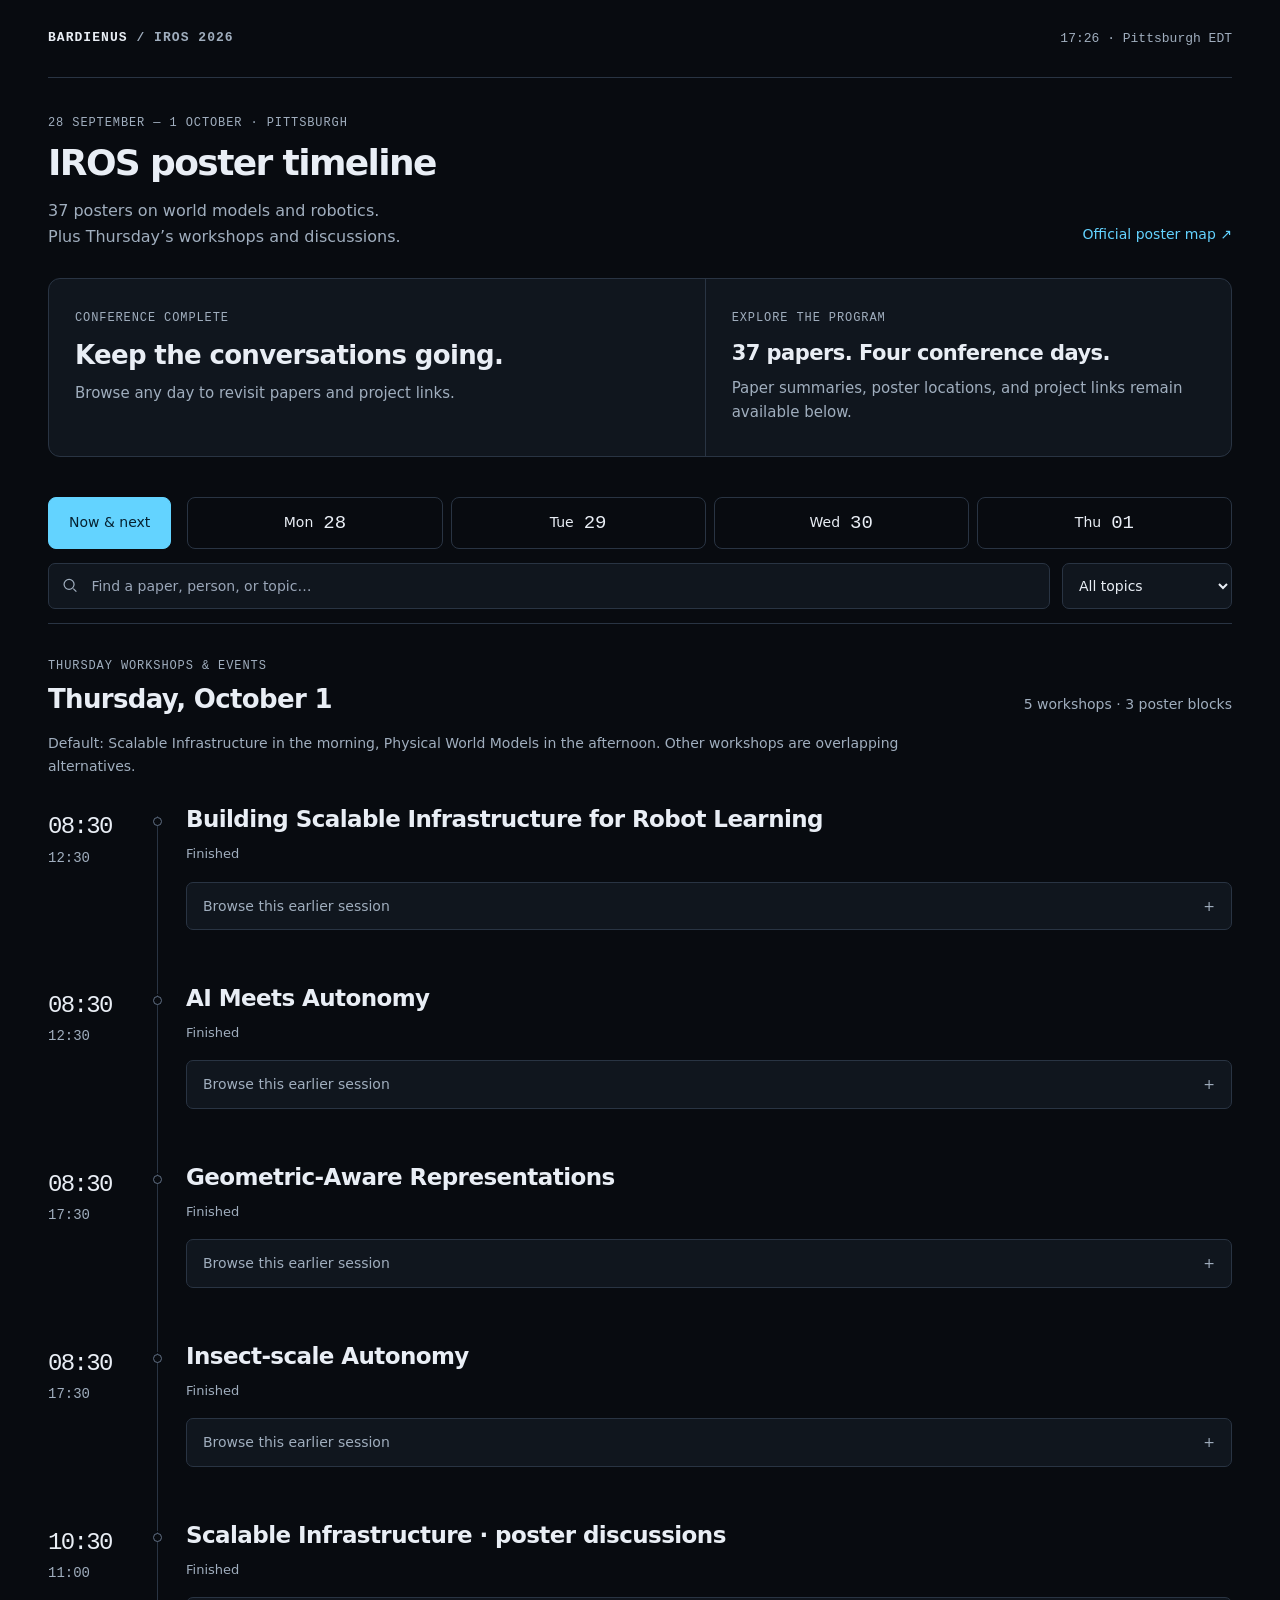
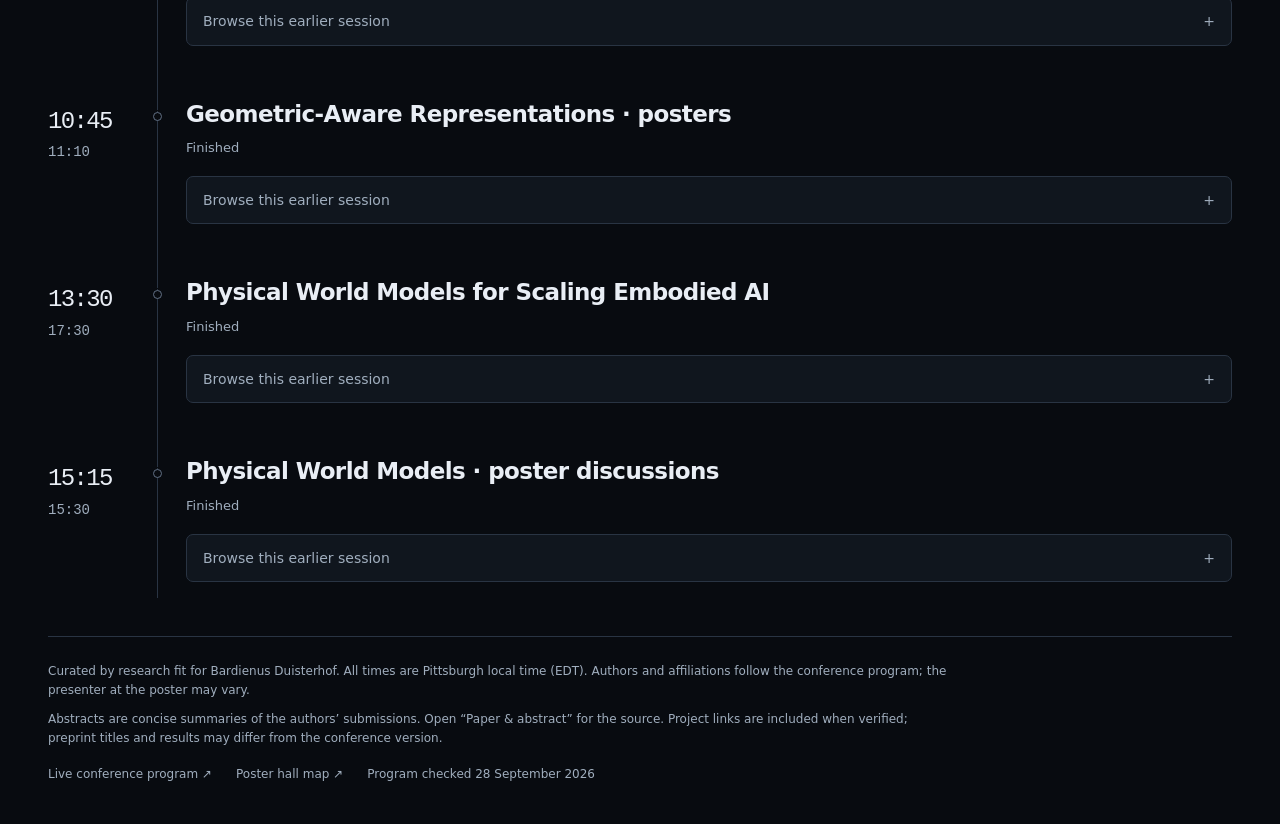
<file: iros/index.html>
<!doctype html>
<html lang="en">
<head>
  <meta charset="utf-8">
  <meta name="viewport" content="width=device-width, initial-scale=1, viewport-fit=cover">
  <meta name="theme-color" content="#080b10">
  <meta name="description" content="A poster-first IROS 2026 guide to efficient world models and robotics. Live timelines, poster locations, paper summaries, and Thursday workshops.">
  <title>IROS 2026 · Bardienus Duisterhof</title>
  <link rel="canonical" href="https://bardienus.com/iros/">
  <link rel="icon" href="/images/seal_icon.png">
  <link rel="stylesheet" href="./style.css">
  <script type="module" src="./app.js"></script>
</head>
<body>
  <a class="skip-link" href="#timeline">Skip to timeline</a>
  <header class="site-header wrap">
    <a class="wordmark" href="/">BARDIENUS <span>/ IROS 2026</span></a>
    <span class="live-clock" id="clock">Pittsburgh · EDT</span>
  </header>
  <main class="wrap">
    <div class="page-heading"><div><p class="eyebrow">28 SEPTEMBER — 1 OCTOBER · PITTSBURGH</p><h1>IROS poster timeline</h1><p class="intro">37 posters on world models and robotics.<br>Plus Thursday’s workshops and discussions.</p></div><a class="text-link program-link" href="https://2026.ieee-iros.org/program/poster-sessions/" target="_blank" rel="noopener">Official poster map <span aria-hidden="true">↗</span></a></div>
    <section class="live-overview" id="live-overview" aria-label="Happening now and coming up"></section>
    <div class="navigation" id="navigation">
      <nav class="day-nav" id="day-nav" aria-label="Conference days"></nav>
      <div class="filter-row"><label class="search-label"><span class="sr-only">Search papers, people, or topics</span><svg viewBox="0 0 24 24" width="19" height="19" fill="none" stroke="currentColor" stroke-width="1.6" aria-hidden="true"><circle cx="10.5" cy="10.5" r="6.5"/><path d="m16 16 4 4"/></svg><input type="search" id="search" placeholder="Find a paper, person, or topic…" autocomplete="off"></label><label class="topic-label"><span class="sr-only">Filter by topic</span><select id="topic"><option value="all">All topics</option></select></label></div>
    </div>
    <div class="day-heading"><div><p class="eyebrow" id="day-date"></p><h2 id="day-title">The timeline</h2></div><p id="result-count" class="muted"></p></div>
    <p class="day-note" id="day-note"></p>
    <div id="timeline" tabindex="-1"><p class="loading">Loading the conference guide…</p></div>
    <noscript><p>This timeline needs JavaScript. The <a href="https://2026.ieee-iros.org/program/poster-sessions/">official poster program</a> has every poster and location.</p></noscript>
  </main>
  <footer class="wrap"><p>Curated by research fit for Bardienus Duisterhof. All times are Pittsburgh local time (EDT). Authors and affiliations follow the conference program; the presenter at the poster may vary.</p><p>Abstracts are concise summaries of the authors’ submissions. Open “Paper & abstract” for the source. Project links are included when verified; preprint titles and results may differ from the conference version.</p><div class="footer-links"><a href="https://events.infovaya.com/event.php?id=173&actionMenu=sessionsCalendar" target="_blank" rel="noopener">Live conference program ↗</a><a href="https://2026.ieee-iros.org/program/poster-sessions/" target="_blank" rel="noopener">Poster hall map ↗</a><span>Program checked 28 September 2026</span></div></footer>
</body>
</html>
</file>
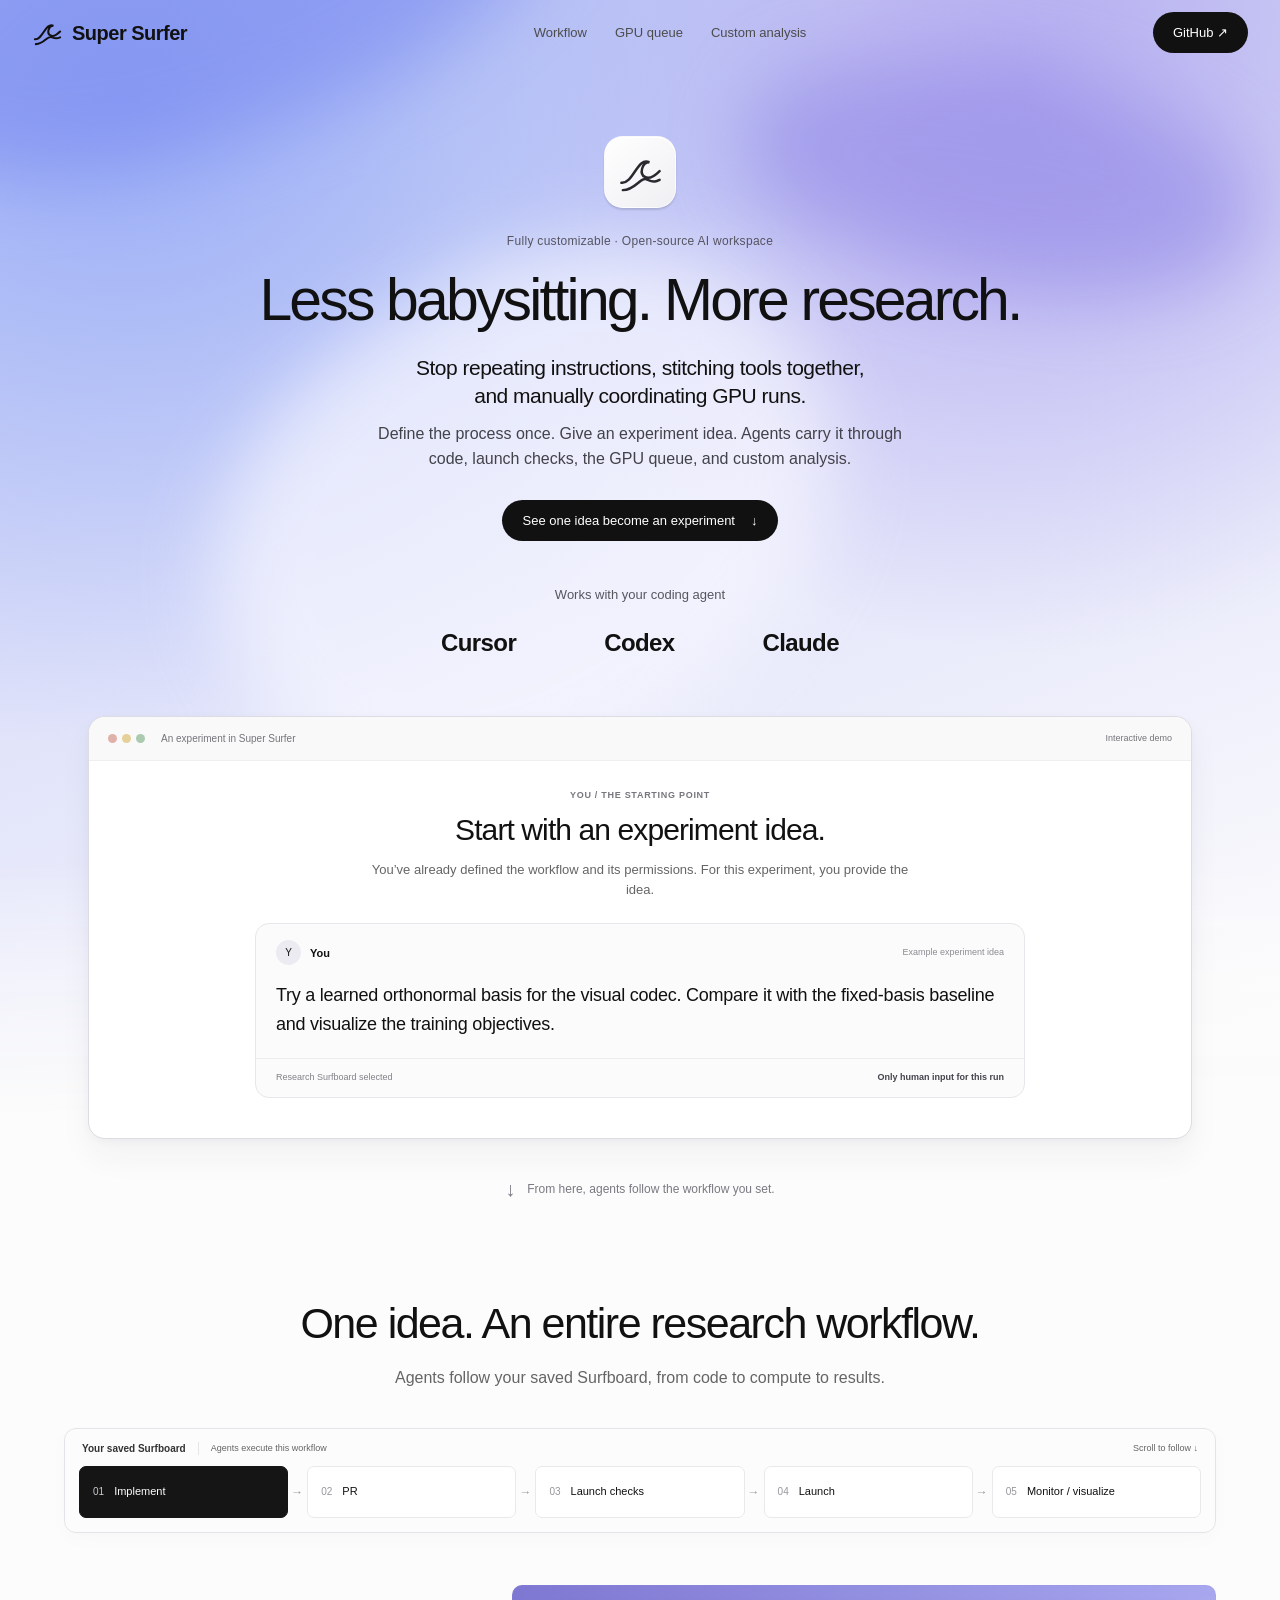
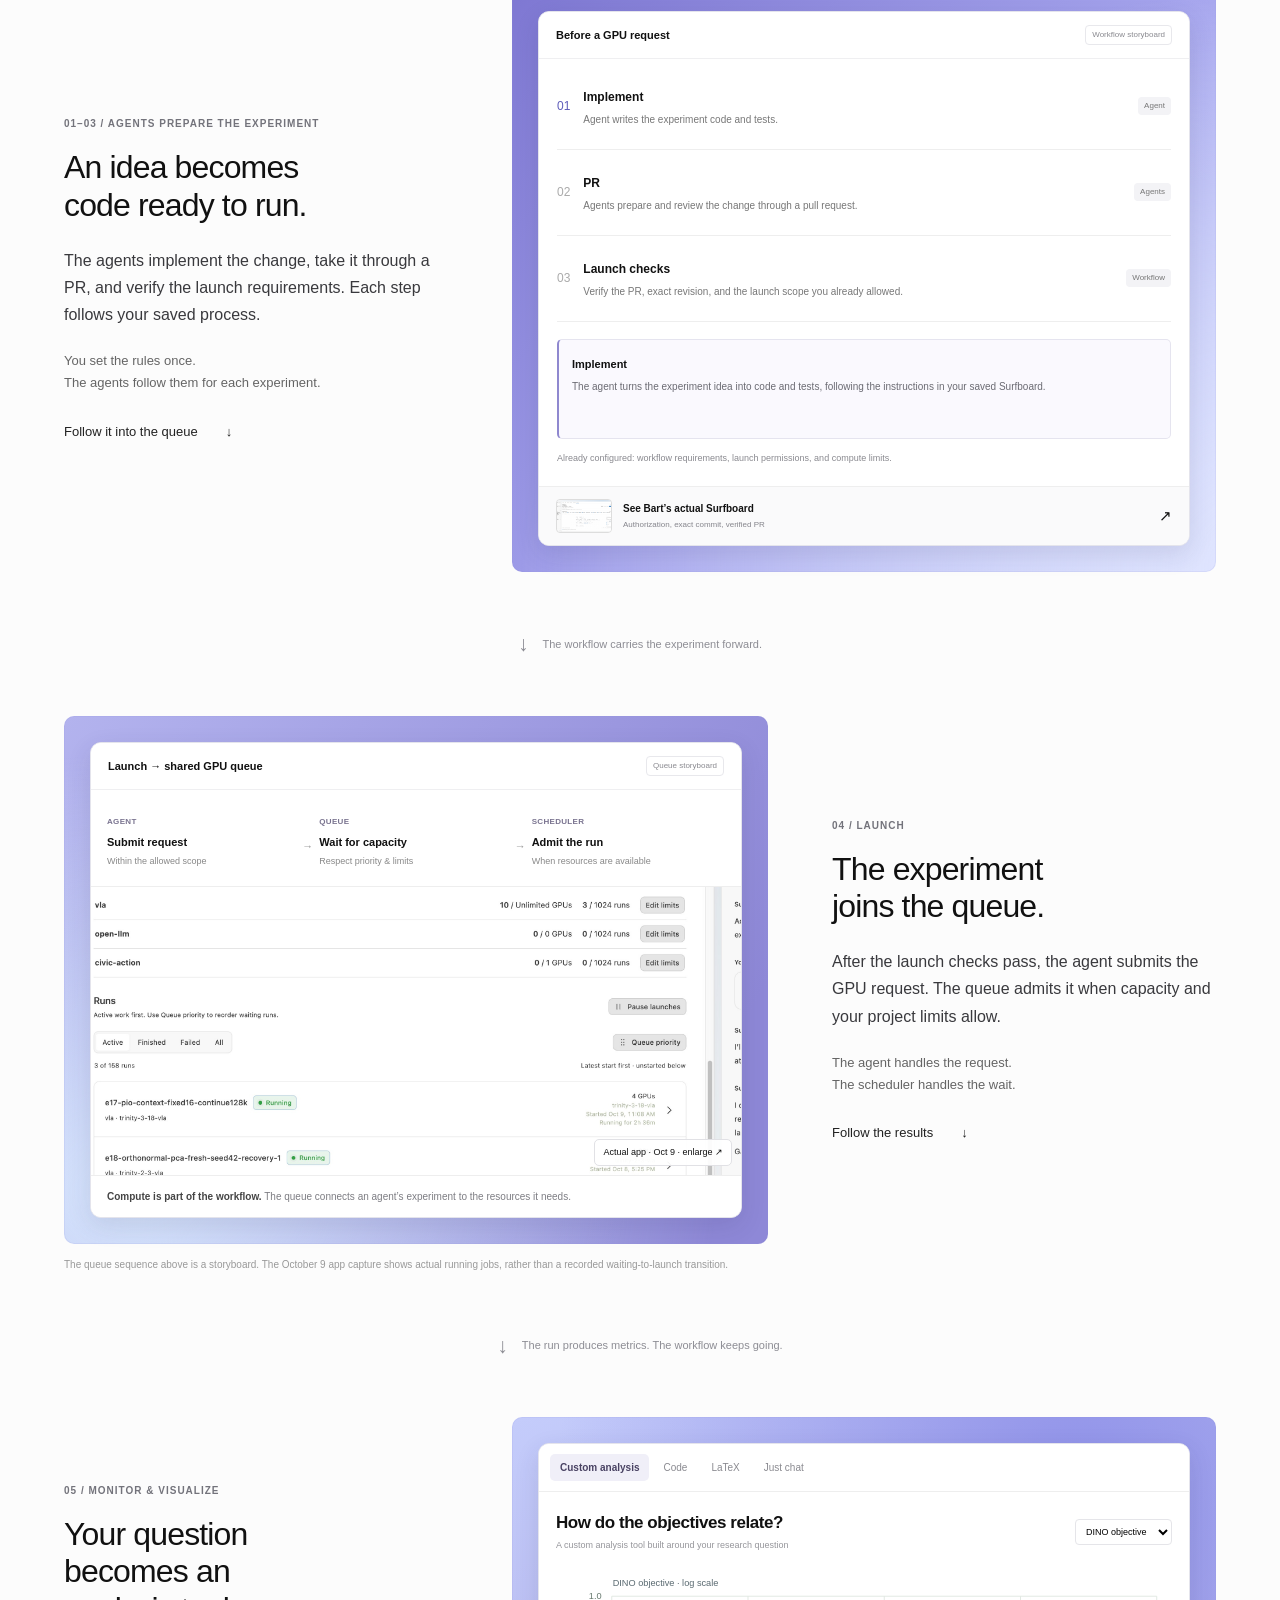
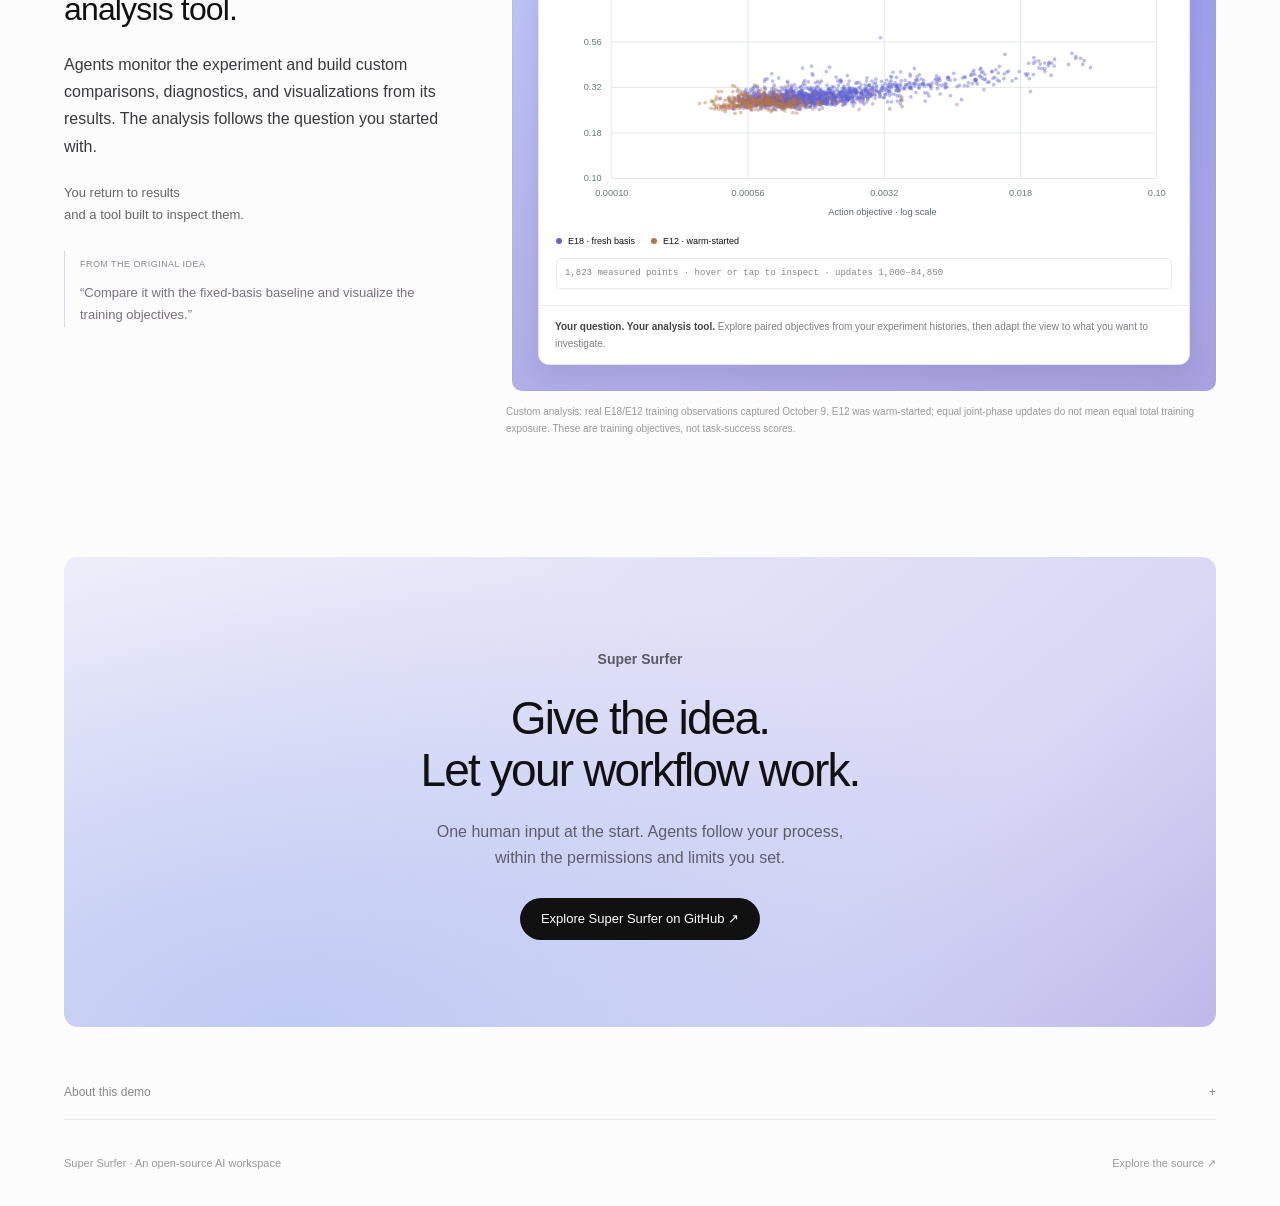
<file: supersurfer/index.html>
<!doctype html>
<html lang="en">
<head>
  <meta charset="utf-8">
  <meta name="viewport" content="width=device-width, initial-scale=1">
  <meta name="theme-color" content="#c8d0f3">
  <meta name="description" content="Less babysitting. More research. Super Surfer is a fully customizable, open-source AI workspace for reusable agent workflows, custom analysis, coding, LaTeX, and GPU queues.">
  <link rel="canonical" href="https://bardienus.com/supersurfer/">
  <meta property="og:title" content="Super Surfer: Fully customizable, open-source AI workspace">
  <meta property="og:description" content="Define your process once. Give an experiment idea. Let agents follow your workflow through code, launch checks, GPU queues, and custom analysis.">
  <meta property="og:type" content="website">
  <meta property="og:url" content="https://bardienus.com/supersurfer/">
  <title>Super Surfer: Fully customizable, open-source AI workspace</title>
  <link rel="stylesheet" href="concept.css?v=20261011">
  <script src="concept.js?v=20261011" type="module"></script>
</head>
<body>
  <div class="hero-wash" aria-hidden="true"><span></span><span></span><span></span></div>
  <header class="site-header">
    <a class="brand" href="#"><svg viewBox="0 0 32 32" aria-hidden="true"><path d="M3 23c8 1 11-18 19-14-5 0-7 8-3 10 3 2 7-1 10-4M4 28c9 0 12-10 17-7 4 2 6 1 8 0"/></svg>Super Surfer</a>
    <nav class="header-links" aria-label="Main"><a href="#walkthrough">Workflow</a><a href="#launch">GPU queue</a><a href="#analysis">Custom analysis</a></nav>
    <div class="header-actions"><a class="button primary" href="https://github.com/Duisterhof/SuperSurfer" target="_blank" rel="noopener">GitHub ↗</a></div>
  </header>
  <main>
    <section class="hero page-width">
      <div class="hero-icon" aria-hidden="true"><svg viewBox="0 0 32 32"><path d="M3 23c8 1 11-18 19-14-5 0-7 8-3 10 3 2 7-1 10-4M4 28c9 0 12-10 17-7 4 2 6 1 8 0"/></svg></div>
      <p class="hero-kicker">Fully customizable · Open-source AI workspace</p>
      <h1>Less babysitting. More research.</h1>
      <p class="hero-summary">Stop repeating instructions, stitching tools together,<br> and manually coordinating GPU runs.</p>
      <p class="hero-description">Define the process once. Give an experiment idea. Agents carry it through<br> code, launch checks, the GPU queue, and custom analysis.</p>
      <a class="button primary hero-cta" href="#walkthrough">See one idea become an experiment <span>↓</span></a>
      <div class="providers"><p>Works with your coding agent</p><div><b>Cursor</b><b>Codex</b><b>Claude</b></div></div>
    </section>

    <section class="walkthrough page-width" id="walkthrough" aria-label="From one experiment idea to analysis">
      <div class="idea-section"><div class="showcase-bar"><span class="window-dots" aria-hidden="true"><i></i><i></i><i></i></span><span>An experiment in Super Surfer</span><span>Interactive demo</span></div>
        <div class="idea-copy"><p class="eyebrow human-label">You / the starting point</p><h2>Start with an experiment idea.</h2><p>You’ve already defined the workflow and its permissions. For this experiment, you provide the idea.</p></div>
        <div class="idea-card"><div class="idea-card-top"><span class="human-avatar" aria-hidden="true">Y</span><b>You</b><span>Example experiment idea</span></div><blockquote>Try a learned orthonormal basis for the visual codec. Compare it with the fixed-basis baseline and visualize the training objectives.</blockquote><div class="idea-card-footer"><span>Research Surfboard selected</span><b>Only human input for this run</b></div></div>
      </div>
      <div class="handoff"><span aria-hidden="true">↓</span><p>From here, agents follow the workflow you set.</p><span class="handoff-line"></span></div>

      <div class="section-heading"><h2>One idea. An entire research workflow.</h2><p>Agents follow your saved Surfboard, from code to compute to results.</p></div>
      <div class="workflow-spine">
        <div class="spine-heading"><span>Your saved Surfboard</span><b>Agents execute this workflow</b><small>Scroll to follow ↓</small></div>
        <nav aria-label="Preset agent workflow">
          <ol class="workflow-track">
            <li><a href="#implement-step" class="flow-link" data-step="implement" aria-current="step"><span>01</span><b>Implement</b></a></li>
            <li><a href="#pr-step" class="flow-link" data-step="pr"><span>02</span><b>PR</b></a></li>
            <li><a href="#checks-step" class="flow-link" data-step="checks"><span>03</span><b>Launch checks</b></a></li>
            <li><a href="#launch" class="flow-link" data-step="launch"><span>04</span><b>Launch</b></a></li>
            <li><a href="#analysis" class="flow-link" data-step="monitor"><span>05</span><b>Monitor / visualize</b></a></li>
          </ol>
        </nav>
      </div>

      <section class="journey-section" id="workflow" data-journey="prepare" aria-labelledby="prepare-title">
        <div class="journey-copy"><p class="eyebrow">01–03 / Agents prepare the experiment</p><h2 id="prepare-title">An idea becomes<br> code ready to run.</h2><p>The agents implement the change, take it through a PR, and verify the launch requirements. Each step follows your saved process.</p><p class="journey-takeaway">You set the rules once.<br> The agents follow them for each experiment.</p><a class="text-button" href="#launch">Follow it into the queue <span>↓</span></a></div>
        <div class="product-mat"><div class="journey-visual">
          <div class="stage-top"><span class="stage-name">Before a GPU request</span><span class="tag">Workflow storyboard</span></div>
          <div class="preparation">
            <div class="preparation-row" data-prep="implement" id="implement-step"><span>01</span><div><b>Implement</b><p>Agent writes the experiment code and tests.</p></div><small>Agent</small></div>
            <div class="preparation-row" data-prep="pr" id="pr-step"><span>02</span><div><b>PR</b><p>Agents prepare and review the change through a pull request.</p></div><small>Agents</small></div>
            <div class="preparation-row" data-prep="checks" id="checks-step"><span>03</span><div><b>Launch checks</b><p>Verify the PR, exact revision, and the launch scope you already allowed.</p></div><small>Workflow</small></div>
            <div class="workflow-detail" id="workflow-detail" role="status"><b>Implement</b><p>The agent turns the experiment idea into code and tests, following the instructions in your saved Surfboard.</p></div>
            <p class="configured-scope">Already configured: workflow requirements, launch permissions, and compute limits.</p>
          </div>
          <button class="evidence-strip" id="open-surfboard"><img src="assets/recorded/surfboard-requirements.jpg" alt=""><span><b>See Bart’s actual Surfboard</b><small>Authorization, exact commit, verified PR</small></span><span>↗</span></button>
        </div></div>
      </section>

      <div class="journey-connector" aria-hidden="true"><span>↓</span><p>The workflow carries the experiment forward.</p></div>

      <section class="journey-section" id="launch" data-journey="launch" aria-labelledby="launch-title">
        <div class="journey-copy"><p class="eyebrow">04 / Launch</p><h2 id="launch-title">The experiment<br> joins the queue.</h2><p>After the launch checks pass, the agent submits the GPU request. The queue admits it when capacity and your project limits allow.</p><p class="journey-takeaway">The agent handles the request.<br> The scheduler handles the wait.</p><a class="text-button" href="#analysis">Follow the results <span>↓</span></a></div>
        <div class="product-mat"><div class="journey-visual">
          <div class="stage-top"><span class="stage-name">Launch → shared GPU queue</span><span class="tag">Queue storyboard</span></div>
          <ol class="queue-path" aria-label="How the GPU request proceeds"><li><span>Agent</span><b>Submit request</b><small>Within the allowed scope</small></li><li><span>Queue</span><b>Wait for capacity</b><small>Respect priority & limits</small></li><li><span>Scheduler</span><b>Admit the run</b><small>When resources are available</small></li></ol>
          <button class="capture-button compute-capture" id="open-compute" aria-label="Enlarge actual GPU runs capture"><img src="assets/recorded/runs.jpg" alt="Super Surfer showing project GPU allocations and three running experiments"><span class="image-hint">Actual app · Oct 9 · enlarge ↗</span></button>
          <div class="view-caption"><b>Compute is part of the workflow.</b> The queue connects an agent’s experiment to the resources it needs.</div>
        </div></div>
      </section>
      <p class="evidence-note section-evidence">The queue sequence above is a storyboard. The October 9 app capture shows actual running jobs, rather than a recorded waiting-to-launch transition.</p>

      <div class="journey-connector" aria-hidden="true"><span>↓</span><p>The run produces metrics. The workflow keeps going.</p></div>

      <section class="journey-section" id="analysis" data-journey="monitor" aria-labelledby="analysis-title">
        <div class="journey-copy"><p class="eyebrow">05 / Monitor & visualize</p><h2 id="analysis-title">Your question<br> becomes an<br> analysis tool.</h2><p>Agents monitor the experiment and build custom comparisons, diagnostics, and visualizations from its results. The analysis follows the question you started with.</p><p class="journey-takeaway">You return to results<br> and a tool built to inspect them.</p><div class="analysis-context"><span>From the original idea</span><p>“Compare it with the fixed-basis baseline and visualize the training objectives.”</p></div></div>
        <div class="product-mat"><div class="journey-visual" id="scene-tools">
          <div class="tool-tabs" role="tablist" aria-label="Custom tools and workspace examples"><button id="tool-plot" role="tab" aria-selected="true" aria-controls="tool-display" data-tool="plot">Custom analysis</button><button id="tool-code" role="tab" aria-selected="false" tabindex="-1" aria-controls="tool-display" data-tool="code">Code</button><button id="tool-writing" role="tab" aria-selected="false" tabindex="-1" aria-controls="tool-display" data-tool="writing">LaTeX</button><button id="tool-chat" role="tab" aria-selected="false" tabindex="-1" aria-controls="tool-display" data-tool="chat">Just chat</button></div>
          <div id="tool-display" role="tabpanel" aria-labelledby="tool-plot"></div>
        </div></div>
      </section>
      <p class="evidence-note section-evidence" id="analysis-note"></p>
    </section>

    <section class="closing page-width"><p class="eyebrow">Super Surfer</p><h2>Give the idea.<br>Let your workflow work.</h2><p>One human input at the start. Agents follow your process,<br>within the permissions and limits you set.</p><a class="button primary" href="https://github.com/Duisterhof/SuperSurfer" target="_blank" rel="noopener">Explore Super Surfer on GitHub ↗</a></section>
    <details class="build-notes page-width"><summary>About this demo <span>+</span></summary><div><p>The experiment idea is an example, and the workflow and queue sequences are storyboards. The app captures, research source code, and experiment measurements are real; they were recorded on October 9, 2026.</p><p>This interactive demo illustrates the workflow without starting agents, launching GPU jobs, or building documents. It is not a recording of one continuous experiment.</p></div></details>
  </main>
  <footer class="page-width"><span>Super Surfer · An open-source AI workspace</span><a href="https://github.com/Duisterhof/SuperSurfer" target="_blank" rel="noopener">Explore the source ↗</a></footer>
  <dialog id="capture-dialog"><div class="dialog-top"><p id="capture-title"></p><button id="close-capture" aria-label="Close capture">Close ✕</button></div><div class="dialog-image"><img id="capture-image" alt=""></div></dialog>
</body>
</html>
</file>
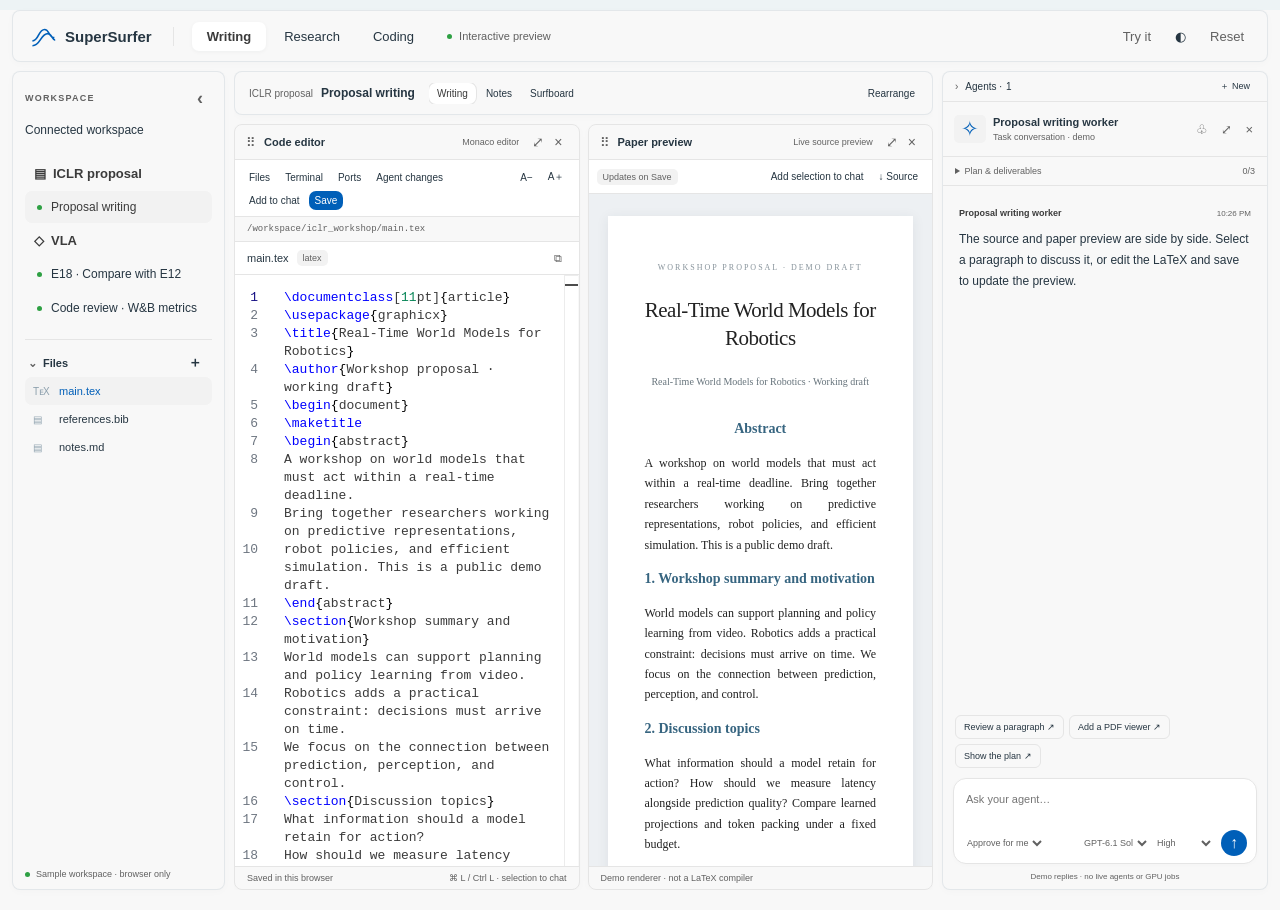
<file: supersurfer/playground.html>
<!doctype html>
<html lang="en">
<head>
  <meta charset="utf-8"><meta name="viewport" content="width=device-width,initial-scale=1">
  <meta name="theme-color" content="#edf3f5"><title>SuperSurfer · Working examples</title>
  <link rel="icon" href="data:image/svg+xml,%3Csvg xmlns='http://www.w3.org/2000/svg' viewBox='0 0 32 32'%3E%3Cpath d='M3 23C11 23 10 8 18 8c6 0 5 10 12 10M3 29c10 0 10-15 19-15 5 0 5 8 9 8' fill='none' stroke='%232975b9' stroke-width='3'/%3E%3C/svg%3E">
  <link rel="stylesheet" href="vendor/monaco/editor.css"><link rel="stylesheet" href="vendor/pdfjs/text-layer.css"><link rel="stylesheet" href="styles.css">
</head>
<body>
  <header class="topbar glass">
    <button class="brand" data-action="home" aria-label="SuperSurfer home"><svg viewBox="0 0 32 32"><path d="M3 22C11 22 10 8 18 8c6 0 5 10 12 10M3 28c10 0 10-15 19-15 5 0 5 8 9 8"/></svg><b>SuperSurfer</b></button>
    <span class="top-separator"></span>
    <nav class="workflow-switch" aria-label="Workflows"><button data-workflow="writing">Writing</button><button data-workflow="research">Research</button><button data-workflow="coding">Coding</button></nav>
    <span class="demo-label"><i></i> Interactive preview</span>
    <div class="top-actions"><button data-action="tour" class="quiet">Try it</button><button data-action="theme" aria-label="Toggle theme" title="Toggle light / dark theme">◐</button><button data-action="reset" class="quiet" title="Restore sample workspace">Reset</button></div>
  </header>
  <div class="shell">
    <aside id="sidebar" class="glass sidebar" aria-label="Project navigation">
      <div class="side-heading"><span>WORKSPACE</span><button data-action="sidebar" title="Collapse sidebar" aria-label="Collapse sidebar">‹</button></div>
      <div class="workspace-title">Connected workspace</div>
      <div id="project-nav"></div>
      <details open class="file-section"><summary>Files <button data-action="upload" title="Import files" aria-label="Import files">＋</button></summary><div id="file-tree"></div></details>
      <div id="left-drop" class="drop-zone" data-zone="sidebar">Drop a panel here</div>
      <div id="sidebar-panels" class="panel-stack"></div>
      <div class="sidebar-bottom"><span class="sample-dot"></span><span>Sample workspace · browser only</span></div>
    </aside>
    <div class="splitter sidebar-split" role="separator" aria-label="Resize sidebar" aria-orientation="vertical" tabindex="0"></div>
    <main id="workspace">
      <header class="page-bar glass"><button id="show-sidebar" data-action="sidebar" title="Show sidebar" aria-label="Show sidebar" hidden>☰</button><div class="page-title"><span id="project-name"></span><b id="task-name"></b></div><nav id="page-tabs" aria-label="Task pages"></nav><div class="page-tools"><button id="arrange" data-action="arrange">Rearrange</button></div></header>
      <section id="demo-rearrange" class="demo-rearrange" hidden></section><div id="main-drop" class="drop-zone" data-zone="main">Drop a panel on this page</div>
      <div id="panels" class="panels"></div>
    </main>
    <div class="splitter chat-split" role="separator" aria-label="Resize chat" aria-orientation="vertical" tabindex="0"></div>
    <aside id="chat" class="glass chat" aria-label="Agent chat">
      <details class="agent-list"><summary>Agents · <span id="agent-count">1</span><button data-action="new-agent">＋ New</button></summary><div id="agents"></div></details>
      <header class="chat-heading"><span class="agent-icon">✧</span><div><b id="agent-name"></b><span class="agent-subtitle">Task conversation · demo</span></div><button id="lock-agent" data-action="lock" title="Keep this agent while navigating" aria-label="Lock agent">♧</button><button data-action="chat-focus" title="Fullscreen chat" aria-label="Fullscreen chat">⤢</button><button data-action="chat" title="Close chat" aria-label="Close chat">×</button></header>
      <details class="deliverables"><summary>Plan &amp; deliverables <span id="plan-count"></span></summary><div id="plan"></div></details>
      <div id="messages" class="messages" aria-live="polite"></div>
      <div id="chat-suggestions" class="chat-suggestions"></div>
      <form id="composer" class="composer"><div id="context-chips"></div><label class="sr-only" for="message">Message your agent</label><textarea id="message" rows="1" placeholder="Ask your agent…"></textarea><div class="composer-controls"><label><span class="sr-only">Permission</span><select id="permission"><option>Approve for me</option><option>Ask</option><option>YOLO</option></select></label><span class="control-spacer"></span><label><span class="sr-only">Model</span><select id="model"><option>GPT-6.1 Sol</option><option>GPT-6 Astra</option></select></label><label><span class="sr-only">Effort</span><select id="effort"><option>High</option><option>Medium</option><option>Extra high</option></select></label><button type="submit" class="send" title="Send" aria-label="Send message">↑</button></div></form>
      <div class="chat-footnote">Demo replies · no live agents or GPU jobs</div>
    </aside>
  </div>
  <input type="file" id="file-input" multiple hidden>
  <dialog id="dialog"><div id="dialog-content"></div></dialog>
  <div id="toast" role="status" hidden></div>
  <script type="module" src="app.js"></script>
</body>
</html>
</file>
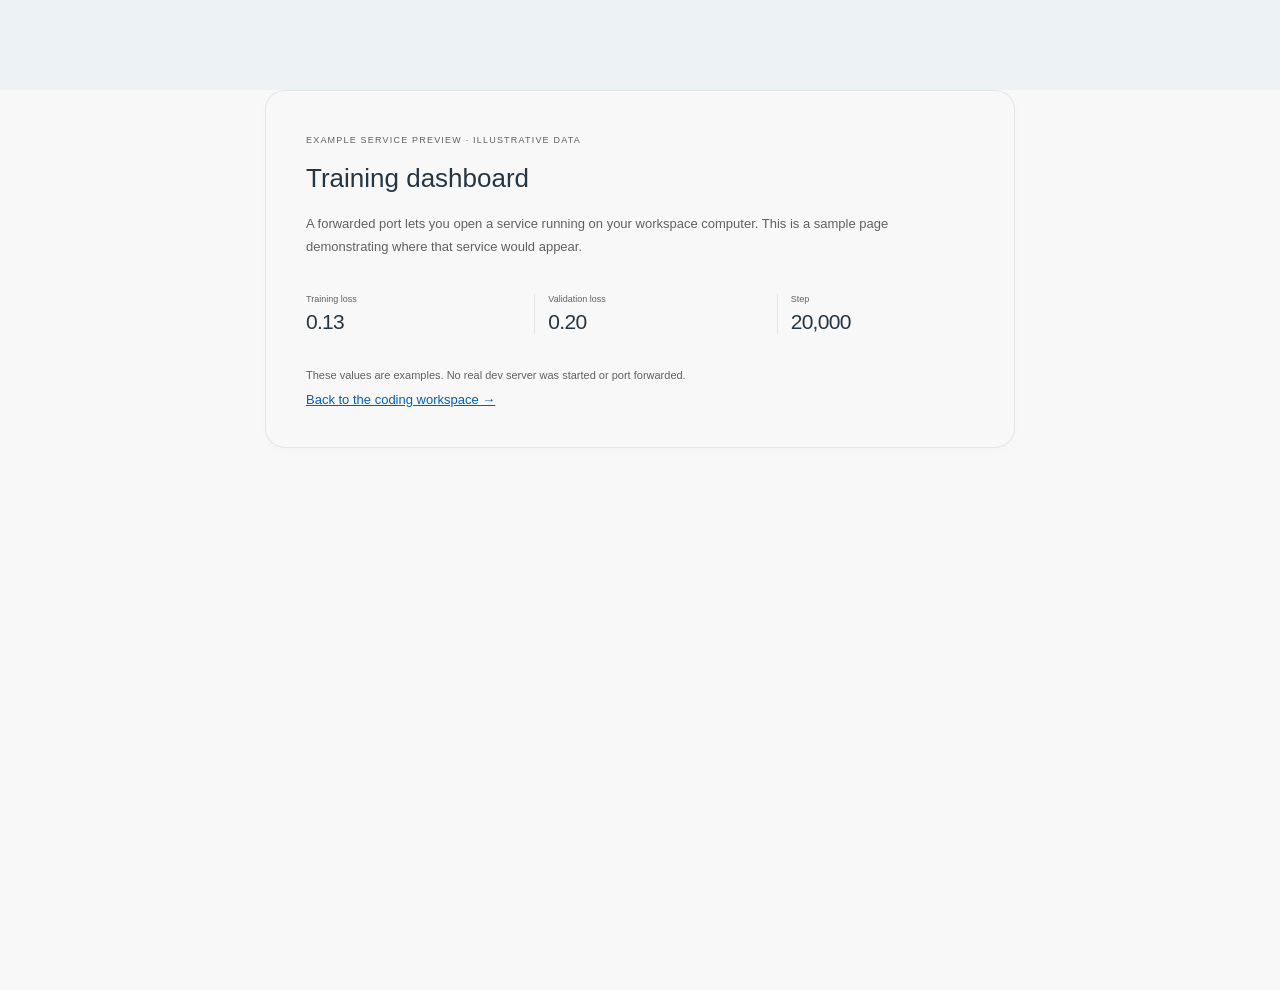
<file: supersurfer/project-preview.html>
<!doctype html><html lang="en"><head><meta charset="utf-8"><meta name="viewport" content="width=device-width,initial-scale=1"><title>Sample local service · SuperSurfer</title><link rel="stylesheet" href="styles.css"></head><body style="overflow:auto"><main class="glass" style="max-width:750px;margin:10vh auto;padding:40px;border-radius:20px"><span class="eyebrow">Example service preview · illustrative data</span><h1 style="font-weight:500">Training dashboard</h1><p style="color:var(--muted);line-height:1.8">A forwarded port lets you open a service running on your workspace computer. This is a sample page demonstrating where that service would appear.</p><div style="display:flex;gap:45px;margin:35px 0"><div class="stat"><span class="label">Training loss</span><b>0.13</b></div><div class="stat"><span class="label">Validation loss</span><b>0.20</b></div><div class="stat"><span class="label">Step</span><b>20,000</b></div></div><p style="color:var(--muted);font-size:11px">These values are examples. No real dev server was started or port forwarded.</p><a href="./?workflow=coding" style="color:var(--blue)">Back to the coding workspace →</a></main></body></html>
</file>
<file: iros/style.css>
:root{color-scheme:dark;--bg:#080b10;--surface:#10161e;--surface-2:#151e28;--text:#e9eef5;--muted:#a0aebe;--line:#293443;--accent:#63d3ff;--mono:ui-monospace,SFMono-Regular,Menlo,monospace;--radius:12px}*{box-sizing:border-box}html{scroll-behavior:smooth;scroll-padding-top:160px}body{margin:0;background:var(--bg);color:var(--text);font:16px/1.6 Inter,system-ui,-apple-system,BlinkMacSystemFont,'Segoe UI',sans-serif}button,input,select{font:inherit}button,a,input,select,summary{-webkit-tap-highlight-color:transparent}a{color:var(--accent);text-decoration:none}a:hover{text-decoration:underline;text-underline-offset:4px}button{cursor:pointer}button:focus-visible,a:focus-visible,summary:focus-visible,input:focus-visible,select:focus-visible{outline:2px solid var(--accent);outline-offset:4px}button{color:inherit}.wrap{width:min(1184px,100% - 56px);margin-inline:auto}.site-header{display:flex;justify-content:space-between;gap:16px;align-items:center;min-height:78px;border-bottom:1px solid var(--line)}.wordmark{font:600 13px/1.4 var(--mono);letter-spacing:.08em;color:var(--text)}.wordmark span{color:var(--muted)}.live-clock{color:var(--muted);font:13px var(--mono);white-space:nowrap}.page-heading{display:flex;align-items:flex-end;justify-content:space-between;gap:24px;padding:36px 0 24px}h1{font-size:clamp(25px,3.1vw,36px);letter-spacing:-.045em;line-height:1.18;margin:10px 0 14px;font-weight:650}h2,h3,h4{line-height:1.3;letter-spacing:-.025em}h2{font-size:25px;margin:8px 0}h3{font-size:21px;margin:5px 0 12px}h4{font-size:19px;font-weight:620;margin:13px 0 8px}p{margin:0 0 14px}.intro{color:var(--muted);margin:0;line-height:1.6}.eyebrow{font:500 12px/1.5 var(--mono);letter-spacing:.075em;color:var(--muted);margin:0}.program-link{font-size:14px;white-space:nowrap;padding-bottom:4px}.live-overview{display:grid;grid-template-columns:1.25fr 1fr;border:1px solid var(--line);border-radius:var(--radius);overflow:hidden;margin:4px 0 30px;background:var(--surface)}.live-panel,.next-panel{padding:24px 26px;position:relative}.live-panel{border-right:1px solid var(--line)}.live-panel.is-live{background:#0c2430}.live-panel h2{font-size:26px;margin:11px 0 8px}.live-panel p,.next-panel p{font-size:15px;color:var(--muted);margin-bottom:8px}.next-panel h3{font-size:21px;margin:12px 0 8px}.live-dot{display:inline-block;width:7px;height:7px;background:var(--accent);border-radius:50%;margin-right:8px}.jump-link{background:none;border:0;padding:5px 0;font-size:14px;color:var(--accent);min-height:40px}.session-progress{position:absolute;bottom:0;left:0;width:100%;height:3px;background:#183845}.session-progress span{height:100%;display:block;background:var(--accent)}.navigation{position:sticky;top:0;z-index:5;background:var(--bg);padding-top:10px;border-bottom:1px solid var(--line)}.day-nav{display:flex;gap:8px;align-items:stretch}.day-nav button{background:transparent;border:1px solid var(--line);border-radius:8px;min-height:52px}.now-button{padding:10px 20px;margin-right:8px;white-space:nowrap;font-size:14px}.day-button{display:flex;gap:10px;align-items:center;padding:9px 20px;font-size:14px;flex:1;justify-content:center}.day-button strong{font:500 19px var(--mono)}.day-nav button.active{color:#062231;background:var(--accent);border-color:var(--accent)}.day-nav button:not(.active):hover{border-color:#537188;background:var(--surface)}.filter-row{display:flex;gap:12px;padding:14px 0}.search-label{display:flex;gap:10px;align-items:center;flex:1;min-width:0;background:var(--surface);border:1px solid var(--line);border-radius:7px;padding:0 12px;color:var(--muted)}.search-label input{width:100%;height:44px;min-width:0;border:0;background:none;color:var(--text);outline-offset:0;font-size:14px}.search-label input::placeholder{color:#9aa6b8}.topic-label select{height:46px;background:var(--surface);color:var(--text);border:1px solid var(--line);border-radius:7px;padding:0 33px 0 12px;font-size:14px;max-width:210px}.day-heading{display:flex;justify-content:space-between;align-items:flex-end;gap:16px;margin:33px 0 8px}.day-heading h2{font-size:26px}.day-heading .muted{margin-bottom:9px;font-size:14px}.day-note{font-size:14px;color:var(--muted);max-width:870px;margin-bottom:28px}.timeline-row{display:grid;grid-template-columns:110px minmax(0,1fr);gap:28px;padding-bottom:38px;position:relative}.time-rail{position:relative;display:flex;flex-direction:column;font:14px/1.6 var(--mono);color:var(--muted);padding-top:3px}.time-rail time{font-size:24px;font-weight:500;letter-spacing:-.07em;color:var(--text)}.time-rail:after{content:'';position:absolute;right:0;top:11px;bottom:-48px;width:1px;background:var(--line)}.timeline-row:last-child .time-rail:after{bottom:0}.rail-dot{position:absolute;right:-4px;top:12px;width:9px;height:9px;border:1px solid #617084;border-radius:50%;background:var(--bg);z-index:1}.live .rail-dot{background:var(--accent);border-color:var(--accent)}.session-content{min-width:0}.session-heading{display:flex;justify-content:space-between;align-items:flex-start;gap:16px;margin-bottom:16px}.session-heading h3{font-size:23px;margin:0 0 5px}.status{display:inline-block;font-size:13px;color:var(--muted)}.status.live{color:var(--accent)}.map-link{font-size:14px;white-space:nowrap;margin-top:4px}.section-hint{font-size:13px;color:var(--muted);margin:-5px 0 18px}.poster-grid{display:grid;grid-template-columns:repeat(2,minmax(0,1fr));gap:16px;align-items:start}.paper-card{background:var(--surface);border:1px solid var(--line);border-radius:var(--radius);padding:21px;min-width:0;scroll-margin-top:170px}.paper-card:target{border-color:var(--accent)}.card-top{display:flex;justify-content:space-between;align-items:center;gap:8px}.topic{font-size:12px;color:var(--muted)}.priority{font-size:12px;color:var(--muted);border:1px solid var(--line);border-radius:4px;padding:2px 7px;white-space:nowrap}.priority.primary{color:var(--accent);border-color:#244959;background:#102631}.authors{font-size:14px;color:var(--muted);line-height:1.5;margin-bottom:18px}.poster-location{display:flex;gap:18px;align-items:center;border-top:1px solid var(--line);border-bottom:1px solid var(--line);padding:13px 0;margin-bottom:17px}.location-label{display:block;font:10px/1.5 var(--mono);letter-spacing:.07em;color:var(--muted)}.poster-location>div>strong{display:block;font:500 31px/1.2 var(--mono);color:var(--accent)}.face{display:flex;flex-direction:column;gap:3px}.poster-location .face strong{font:600 16px/1.5 Inter,system-ui;color:var(--text)}.face span{font-size:12px;color:var(--muted)}.card-summary{font-size:16px;line-height:1.65;color:#c8d2df;margin-bottom:20px}.card-links{display:flex;gap:8px;flex-wrap:wrap;align-items:center}.button-link{display:inline-flex;align-items:center;justify-content:center;gap:8px;min-height:44px;padding:9px 12px;border-radius:6px;background:var(--accent);border:1px solid var(--accent);color:#062333;font-size:14px;font-weight:600;text-decoration:none}.button-link:hover{filter:brightness(1.12);text-decoration:none}.button-link.secondary{background:var(--surface-2);border-color:#3b5062;color:var(--text)}.subtle-link{font-size:13px;min-height:40px;display:inline-flex;align-items:center;gap:5px;padding:3px}.project-note{font-size:12px;color:var(--muted);margin:11px 0 0}.paper-details{margin-top:17px;padding-top:12px;border-top:1px solid var(--line)}summary{cursor:pointer;min-height:40px;display:flex;align-items:center;justify-content:space-between;gap:10px;font-size:14px;list-style:none}summary::-webkit-details-marker{display:none}details[open]>summary>span{transform:rotate(45deg)}.details-body{padding-top:14px}.details-body p{font-size:14px;margin-bottom:15px}.details-body .eyebrow{font-size:11px;margin-bottom:5px}.full-authors{overflow-wrap:anywhere}.oral{padding-top:12px;border-top:1px solid var(--line);color:var(--muted);margin-top:14px}.abstract-label{display:block;font-size:11px;color:var(--muted);padding-top:12px}.event-card{padding:23px;background:var(--surface);border:1px solid var(--line);border-radius:var(--radius)}.event-card h4{font-size:22px}.event-location{color:var(--accent);font-size:16px;font-weight:600}.event-location span{color:var(--muted);font-weight:400}.event-card>p{max-width:800px}.event-card .event-details{margin:8px 0 17px;border-top:1px solid var(--line);border-bottom:1px solid var(--line)}.event-details summary{min-height:48px}.event-details summary:after{content:'+';font-size:20px}.event-details[open] summary:after{content:'−'}.event-details ul{padding-left:22px;color:#c8d2df}.event-details li{margin:10px 0}.poster-event{border-color:#325969;background:#0e1e29}.past-session>summary{background:var(--surface);padding:12px 16px;border-radius:7px;margin-bottom:16px;color:var(--muted);border:1px solid var(--line)}.past-session>summary:after{content:'+'}.past-session[open]>summary:after{content:'−'}.empty-state{border:1px solid var(--line);border-radius:12px;padding:24px;margin-bottom:30px}.loading{padding:24px}.muted{color:var(--muted)}footer{border-top:1px solid var(--line);padding:25px 0 40px;color:var(--muted);font-size:12px}footer p{max-width:910px;margin-bottom:9px}.footer-links{display:flex;flex-wrap:wrap;gap:10px 24px;margin-top:17px}.footer-links a{color:var(--muted)}.sr-only{position:absolute;width:1px;height:1px;padding:0;margin:-1px;overflow:hidden;clip:rect(0,0,0,0);white-space:nowrap;border:0}.skip-link{position:fixed;top:-70px;left:20px;z-index:20;padding:12px;background:var(--accent);color:#062333}.skip-link:focus{top:10px}
@media(min-width:1500px){.wrap{width:min(1320px,100% - 80px)}.poster-grid{gap:22px}.paper-card{padding:25px}}
@media(max-width:800px){.wrap{width:calc(100% - 36px)}.page-heading{padding:27px 0 20px}.program-link{display:none}.live-panel,.next-panel{padding:20px}.timeline-row{grid-template-columns:80px minmax(0,1fr);gap:20px}.poster-grid{grid-template-columns:1fr}.day-button{padding:9px 12px}.now-button{padding:9px 13px}.time-rail time{font-size:22px}}
@media(max-width:540px){html{scroll-padding-top:160px}.wrap{width:calc(100% - 28px)}.site-header{min-height:64px;align-items:center;gap:8px}.wordmark{font-size:10px}.live-clock{font-size:10px}.page-heading{padding-top:25px}.page-heading .eyebrow{font-size:10px;letter-spacing:.035em}h1{font-size:28px;max-width:340px}.intro{font-size:14px}.live-overview{grid-template-columns:1fr;margin-bottom:17px}.live-panel{border-right:0;border-bottom:1px solid var(--line);padding:19px}.live-panel h2{font-size:24px}.next-panel{padding:16px 19px}.next-panel h3{font-size:19px}.next-panel p{font-size:13px;margin-bottom:1px}.next-panel br{display:none}.next-panel .jump-link{font-size:13px}.navigation{padding-top:8px}.day-nav{gap:5px}.day-nav button{min-height:54px;border-radius:6px}.now-button{margin:0;padding:8px;font-size:12px;max-width:78px;white-space:normal;line-height:1.25}.day-button{flex-direction:column;gap:2px;padding:5px 8px;font-size:11px;line-height:1.2}.day-button strong{font-size:17px}.filter-row{gap:7px;padding:10px 0}.search-label{padding:0 9px;gap:6px}.search-label input{font-size:16px}.topic-label select{font-size:13px;max-width:112px;padding:0 20px 0 8px}.day-heading{margin-top:24px;align-items:flex-start}.day-heading h2{font-size:23px}.day-heading .eyebrow{font-size:10px}.day-heading .muted{font-size:12px;max-width:85px;text-align:right;margin-top:24px}.day-note{font-size:13px;margin-bottom:24px}.timeline-row{grid-template-columns:1fr;gap:8px;padding-bottom:32px}.time-rail{flex-direction:row;gap:7px;align-items:center;padding:0 0 0 18px;position:relative}.time-rail time{font-size:17px;letter-spacing:0}.time-rail>span:not(.rail-dot):before{content:'— ';color:var(--muted)}.time-rail:after{display:none}.rail-dot{left:0;right:auto;top:9px;width:7px;height:7px}.session-heading{margin-bottom:12px}.session-heading h3{font-size:21px}.section-hint{font-size:12px;margin-bottom:13px}.paper-card{padding:18px}.paper-card h4{font-size:19px;line-height:1.35}.poster-location{gap:20px}.poster-location>div>strong{font-size:34px}.card-summary{font-size:16px}.event-card{padding:19px}.event-card h4{font-size:20px}.event-location span{display:block}.event-card p,.event-details li{font-size:15px}.footer-links{flex-direction:column;gap:14px}}
@media(prefers-reduced-motion:reduce){html{scroll-behavior:auto}*{transition:none!important}}
@media print{body{background:white;color:black}.navigation,.live-overview,.card-links,.project-note,.program-link,footer{display:none}.wrap{width:100%}.poster-grid{display:block}.paper-card,.event-card{break-inside:avoid;background:white;color:black;margin-bottom:16px}.card-summary,.authors,.face span{color:#333}.timeline-row{display:block}.time-rail:after{display:none}}

.affiliations{font-size:13px;line-height:1.55;color:var(--muted);margin:0 0 18px;overflow-wrap:anywhere}.authors{margin-bottom:6px}
</file>
<file: supersurfer/concept.css>
:root{color-scheme:light;--ink:#111;--muted:#656565;--line:#e5e5e5;--paper:#fcfcfc;--accent:#6263d5;--soft:#f0effb;--orange:#b77542}
*{box-sizing:border-box}html{scroll-behavior:smooth;scroll-padding-top:16px}body{margin:0;background:var(--paper);color:var(--ink);font:15px/1.5 -apple-system,BlinkMacSystemFont,"Segoe UI",Helvetica,Arial,sans-serif}button,a,select{-webkit-tap-highlight-color:transparent;touch-action:manipulation}button,select{font:inherit}button{cursor:pointer;border:0;color:inherit}a{color:inherit;text-decoration:none}button:focus-visible,a:focus-visible,select:focus-visible{outline:3px solid #7477ce;outline-offset:4px}button:disabled{cursor:default}svg,img{display:block}img{max-width:100%}[hidden]{display:none!important}.page-width{width:min(1152px,calc(100% - 128px));margin-inline:auto}main,footer{position:relative}h1,h2,h3,p{margin-top:0}
/* Soft, original blue–violet atmosphere behind the centered hero. */
.hero-wash{position:absolute;z-index:-1;inset:0 0 auto;height:1120px;overflow:hidden;background:radial-gradient(ellipse at 10% 9%,#9baef7 0,transparent 45%),radial-gradient(ellipse at 80% 7%,#b4acf0 0,transparent 39%),linear-gradient(160deg,#c8d0f3 0%,#e3e5fa 50%,#fcfcfc 94%);mask-image:linear-gradient(#000 0 77%,transparent 100%)}
.hero-wash span{position:absolute;display:block;filter:blur(38px);border-radius:45%;opacity:.55;transform:rotate(-20deg)}.hero-wash span:nth-child(1){width:54%;height:300px;background:#7585ef;top:-165px;left:-10%}.hero-wash span:nth-child(2){width:40%;height:210px;background:#8f86e6;top:72px;right:2%;transform:rotate(10deg)}.hero-wash span:nth-child(3){width:50%;height:480px;background:#f7f7ff;left:16%;top:280px;transform:rotate(-32deg);opacity:.7}
.site-header{height:66px;display:flex;align-items:center;justify-content:space-between;gap:24px;padding:0 32px;position:sticky;top:0;z-index:40;transition:background .2s,border-color .2s;border-bottom:1px solid transparent}.site-header.is-scrolled{background:#fcfcfcf5;backdrop-filter:blur(14px);border-bottom-color:#00000006}.brand{display:flex;align-items:center;gap:9px;font-size:20px;font-weight:650;letter-spacing:-.5px;white-space:nowrap}.brand svg{width:31px;height:31px;stroke:#111;stroke-width:2.15;fill:none;stroke-linecap:round}.header-links{display:flex;gap:28px;font-size:13px;color:#4c4c4c}.header-links a:hover{color:#000}.header-actions{display:flex;align-items:center;gap:10px}.header-actions>span{border:1px solid #0002;border-radius:99px;padding:10px 15px;font-size:11px}.button{display:inline-flex;align-items:center;justify-content:center;gap:16px;padding:13px 21px;border-radius:99px;font-size:13px;font-weight:500;line-height:1.2;white-space:nowrap}.primary{background:#111;color:#fff}.primary:hover{background:#303030}.header-actions .button{padding:13px 20px}
.hero{text-align:center;padding-top:70px;padding-bottom:55px;display:flex;flex-direction:column;align-items:center}.hero-icon{height:72px;width:72px;display:grid;place-items:center;border:1px solid #fff8;border-radius:19px;background:linear-gradient(140deg,#fff,#efeff3);box-shadow:0 2px 2px #0002,inset 0 1px 0 #fff;margin-bottom:38px}.hero-icon svg{width:47px;height:47px;stroke:#29292e;stroke-width:1.7;fill:none;stroke-linecap:round}h1{font-size:clamp(40px,4.6vw,62px);line-height:1.08;letter-spacing:-2.8px;font-weight:500;margin:0 0 22px}.hero-summary{font-size:22px;letter-spacing:-.5px;line-height:1.35;margin:0 0 12px}.hero-description{font-size:16px;color:#42424a;line-height:1.55;max-width:730px;margin:0}.hero-cta{margin-top:28px}.providers{margin-top:44px;width:min(600px,100%)}.providers p{color:#56565e;font-size:13px;margin-bottom:20px}.providers>div{display:flex;justify-content:center;gap:88px;align-items:center}.providers b{font-size:24px;font-weight:600;letter-spacing:-.6px}
/* Large white showcase, like the product frame in the reference. */
.idea-section{max-width:1104px;margin-inline:auto;background:#fff;border:1px solid #dcdce2;border-radius:17px;overflow:hidden;box-shadow:0 18px 32px #2222380c,0 3px 8px #22223808;padding-bottom:40px}.showcase-bar{display:flex;align-items:center;gap:16px;background:#f9f9fa;padding:14px 19px;border-bottom:1px solid #efeff1;font-size:10px;color:#74747a}.showcase-bar>span:last-child{margin-left:auto;font-size:9px}.window-dots{display:flex;gap:5px}.window-dots i{display:block;width:9px;height:9px;border-radius:50%;background:#d6d6dc}.window-dots i:first-child{background:#e0b0aa}.window-dots i:nth-child(2){background:#e6d099}.window-dots i:nth-child(3){background:#abcab0}.idea-copy{text-align:center;padding:28px 24px 0}.eyebrow{font-size:10px;font-weight:550;text-transform:uppercase;letter-spacing:.1em;color:var(--muted);margin:0 0 16px}.idea-copy .eyebrow{font-size:9px;letter-spacing:.08em;margin-bottom:10px;color:#76767d}.idea-copy h2{font-size:30px;line-height:1.2;font-weight:500;letter-spacing:-.9px;margin-bottom:12px}.idea-copy>p:last-child{font-size:13px;color:var(--muted);margin:0 auto 24px;max-width:550px}.idea-card{max-width:770px;width:calc(100% - 64px);margin:auto;background:#fbfbfc;border:1px solid #e7e7eb;border-radius:14px}.idea-card-top{display:flex;align-items:center;gap:9px;padding:16px 20px 0;font-size:11px}.idea-card-top>span:last-child{margin-left:auto;font-size:9px;color:#8b8b92}.human-avatar{width:25px;height:25px;display:grid;place-items:center;background:#ecebf2;border-radius:50%;font-size:10px}.idea-card blockquote{font-size:18px;line-height:1.6;letter-spacing:-.25px;margin:16px 20px 19px}.idea-card-footer{display:flex;gap:12px;justify-content:space-between;padding:12px 20px;border-top:1px solid #ededf0;font-size:9px;color:#808087}.idea-card-footer b{font-weight:550;color:#44444c}.handoff{display:flex;gap:12px;align-items:center;justify-content:center;padding:35px 0 0;color:#797982}.handoff>span:first-child{font-size:20px}.handoff p{font-size:12px;margin:0}.handoff-line{display:none}.section-heading{text-align:center;padding:95px 0 38px}.section-heading h2{font-size:43px;font-weight:500;letter-spacing:-1.5px;line-height:1.15;margin:0 0 18px}.section-heading p{font-size:16px;color:var(--muted);margin:0}
/* The preset stays visible while the feature scenes unfold below it. */
.workflow-spine{position:sticky;top:76px;z-index:25;background:#fcfcfcf5;backdrop-filter:blur(14px);border:1px solid #e4e4e8;border-radius:12px;padding:12px 14px 14px;box-shadow:0 6px 20px #00000005;margin-bottom:52px}.spine-heading{display:flex;align-items:center;gap:12px;padding:0 3px 10px;font-size:10px;color:var(--muted)}.spine-heading>span{font-weight:600;color:#333}.spine-heading b{font-size:9px;font-weight:400;border-left:1px solid var(--line);padding-left:12px}.spine-heading small{margin-left:auto;font-size:9px}.workflow-spine nav{display:block}.workflow-track{display:grid;grid-template-columns:repeat(5,minmax(0,1fr));gap:19px;list-style:none;margin:0;padding:0}.workflow-track>li{min-width:0;position:relative}.workflow-track>li:not(:last-child):after{content:'→';position:absolute;right:-15px;top:50%;transform:translateY(-50%);font-size:12px;color:#999}.flow-link{display:flex;align-items:center;gap:10px;min-height:52px;padding:10px 13px;border:1px solid #e9e9ec;border-radius:7px;background:#fff;transition:background .15s,color .15s}.flow-link>span{font-size:10px;color:#96969d;font-variant-numeric:tabular-nums}.flow-link b{font-size:11px;font-weight:500;line-height:1.4}.flow-link:hover{border-color:#c4c4d0}.flow-link[aria-current=step]{border-color:#151515;background:#151515;color:#fff}.flow-link[aria-current=step]>span{color:#c7c7d0}
/* Spacious alternating feature rows, with the product on a violet canvas. */
.journey-section{display:grid;grid-template-columns:minmax(240px,.9fr) minmax(0,1.65fr);gap:64px;align-items:center;scroll-margin-top:196px}.journey-copy{padding:12px 0}.journey-copy .eyebrow{font-size:10px;margin-bottom:17px;color:#73737b}.journey-copy h2{font-size:32px;line-height:1.18;font-weight:500;letter-spacing:-.85px;margin:0 0 22px}.journey-copy>p{font-size:16px;line-height:1.7;color:#39393d;margin:0}.journey-copy>p.journey-takeaway{font-size:13px;color:var(--muted);font-weight:400;margin-top:22px;padding:0}.text-button{display:inline-flex;align-items:center;justify-content:space-between;gap:28px;font-size:13px;font-weight:500;padding:0;background:none}.journey-copy .text-button{margin-top:27px;color:#222}.text-button:hover{text-decoration:underline;text-underline-offset:4px}.product-mat{min-width:0;padding:26px;border-radius:10px;background:radial-gradient(ellipse at 110% 100%,#e1e6ff,transparent 70%),linear-gradient(132deg,#7e77d2,#a5a4ed 55%,#c9d1fb);box-shadow:inset 0 0 0 1px #8c8ddb22}.journey-visual{min-width:0;background:#fff;border:1px solid #e4e4ec;border-radius:11px;overflow:hidden;display:flex;flex-direction:column;box-shadow:0 8px 24px #2b26501f}.stage-top{display:flex;align-items:center;justify-content:space-between;gap:12px;min-height:47px;padding:12px 17px;border-bottom:1px solid #efeff1;background:#fff}.stage-name{font-size:11px;font-weight:550}.tag{font-size:8px;border:1px solid #e8e8ec;border-radius:4px;padding:3px 6px;color:#8a8a90;white-space:nowrap}.preparation{padding:5px 18px 9px;background:#fff}.preparation-row{display:flex;gap:13px;align-items:center;min-height:86px;border-bottom:1px solid #eee;padding:13px 0;scroll-margin-top:196px}.preparation-row>span{font-size:12px;font-weight:500;color:#aaa}.preparation-row>div{min-width:0;flex:1}.preparation-row b{font-size:12px;font-weight:550}.preparation-row p{font-size:10px;color:#777;line-height:1.6;margin:4px 0 0}.preparation-row small{font-size:8px;background:#f3f3f6;padding:3px 6px;border-radius:4px;color:#777}.preparation-row.is-current>span{color:#5e5cba}.workflow-detail{padding:12px 13px;margin:17px 0 0;border:1px solid #e5e4ef;border-left:2px solid #8f88cf;background:#faf9fe;border-radius:5px;min-height:100px}.workflow-detail>b{font-size:11px;font-weight:550}.workflow-detail>p{font-size:10px;line-height:1.65;color:#6b6b73;margin:5px 0 0}.configured-scope{font-size:9px;line-height:1.6;color:#89898f;margin:12px 0}.evidence-strip{display:flex;gap:11px;align-items:center;width:100%;padding:12px 17px;text-align:left;background:#fafafb;border-top:1px solid #eee}.evidence-strip img{width:56px;height:34px;object-fit:cover;border:1px solid #ddd;border-radius:4px}.evidence-strip b{display:block;font-size:10px;font-weight:550}.evidence-strip small{display:block;font-size:8px;color:#85858c;margin-top:3px}.evidence-strip>span:last-child{margin-left:auto}.journey-connector{padding:56px 0;display:flex;gap:14px;justify-content:center;align-items:center;color:#8d8d94}.journey-connector>span{font-size:21px}.journey-connector p{font-size:11px;color:#8d8d94;margin:0}
#launch{grid-template-columns:minmax(0,1.65fr) minmax(240px,.9fr)}#launch .journey-copy{order:2}#launch .product-mat{order:1;background:radial-gradient(ellipse at 10% 90%,#d7e6fd,transparent 65%),linear-gradient(120deg,#b3b3ee,#8e88d7 85%)}.queue-path{display:grid;grid-template-columns:repeat(3,minmax(0,1fr));gap:19px;margin:0;padding:18px 16px;list-style:none;border-bottom:1px solid #eee;background:#fff}.queue-path li{position:relative;min-width:0}.queue-path li:not(:last-child):after{content:'→';position:absolute;right:-13px;top:30px;font-size:11px;color:#999}.queue-path li>span{font-size:8px;color:#79738f;font-weight:550;text-transform:uppercase;letter-spacing:.04em}.queue-path li>b{display:block;font-size:11px;margin:5px 0 4px;font-weight:550;line-height:1.4}.queue-path li>small{display:block;font-size:9px;line-height:1.5;color:#888}.capture-button{position:relative;background:#eef0f4;padding:0;width:100%;overflow:hidden;text-align:left;display:block}.capture-button img{width:100%}.image-hint{position:absolute;right:9px;bottom:9px;border:1px solid #e1e1e5;padding:6px 8px;font-size:9px;border-radius:5px;background:#ffffffef}.compute-capture{height:288px}.compute-capture img{max-width:none;width:172%;transform:translate(-15%,-31%)}.view-caption{font-size:10px;line-height:1.7;padding:12px 16px;border-top:1px solid #eee;background:#fff;margin-top:auto;color:#7d7d83}.view-caption b{color:#444;font-weight:550}.evidence-note{font-size:10px;color:#999;line-height:1.65;margin:13px 0 0}.section-evidence{max-width:710px}.section-evidence#analysis-note{margin-left:auto}.analysis-context{border-left:1px solid #d8d5e7;padding-left:15px;margin-top:25px}.analysis-context>span{font-size:9px;text-transform:uppercase;letter-spacing:.05em;color:#8a8598}.analysis-context>p{font-size:13px;line-height:1.7;color:#77717f;margin:9px 0 0}#analysis .product-mat{background:radial-gradient(ellipse at 80% 10%,#9193e9,transparent 65%),linear-gradient(160deg,#c4ccfb,#a7a0df)}
/* Actual analysis and source snapshots stay light and readable. */
.tool-tabs{display:flex;gap:4px;align-items:center;padding:10px 11px;background:#fff;border-bottom:1px solid #eee;min-height:47px}.tool-tabs button{background:none;font-size:10px;border-radius:5px;padding:6px 10px;color:#8a8a90}.tool-tabs button[aria-selected=true]{background:#f0eff8;color:#494263;font-weight:550}#tool-display{flex:1;min-height:420px;min-width:0;display:flex;flex-direction:column}.plot-heading{display:flex;justify-content:space-between;gap:12px;align-items:center;padding:20px 17px 0}.plot-heading h3{font-size:17px;font-weight:550;letter-spacing:-.45px;line-height:1.25;margin:0}.plot-heading p{font-size:9px;color:#96969b;margin:5px 0 0}.plot-heading select{background:white;font-size:9px;border:1px solid #e5e5e9;border-radius:4px;padding:6px;max-width:119px}.chart{padding:8px 12px 0;position:relative}.chart svg{width:100%;height:275px;overflow:visible}.legend{display:flex;gap:16px;font-size:9px;margin:0 17px 4px}.legend span:before{content:'';width:6px;height:6px;border-radius:50%;display:inline-block;margin-right:6px;background:#6263d5}.legend span+span:before{background:#b77542}.chart-readout{font:9px/1.5 ui-monospace,SFMono-Regular,Consolas,monospace;margin:5px 17px 16px;padding:8px;border-radius:4px;border:1px solid #ebebef;color:#84848c;min-height:31px}.code-toolbar{display:flex;justify-content:space-between;font-size:9px;padding:10px 15px;background:#f5f5f5;border-bottom:1px solid #e5e5e5}.code-sample{padding:15px;margin:0;background:#fff;overflow:auto;max-height:300px;font:10px/1.85 ui-monospace,SFMono-Regular,Consolas,monospace;white-space:pre;color:#1f2937}.code-sample .ln{display:inline-block;color:#92989e;user-select:none;width:25px;text-align:right;margin-right:12px}.code-sample .kw{color:#af00db}.secondary-action{background:none;text-decoration:underline;text-underline-offset:3px;padding:0;color:#69619a;font-size:10px;font-weight:500;margin-top:7px;display:inline-block}.writing-capture{height:340px}.writing-capture img{width:163%;max-width:none;transform:translate(-14%,-1%)}.chat-capture{height:340px;width:min(360px,100%);margin:auto;border-inline:1px solid #ddd;background:white}.chat-capture img{max-width:none;width:350%;transform:translate(-71.4%,-13%)}.chat-surround{padding:0 18px;background:#f3f3f5;display:flex;justify-content:center;flex:1}
.closing{text-align:center;padding:92px 24px 87px;margin-top:120px;border-radius:14px;background:radial-gradient(ellipse at 20% 100%,#bfcaf4,transparent 70%),linear-gradient(140deg,#eeeefa,#d9d8f5 70%,#bfb8ea)}.closing .eyebrow{text-transform:none;font-size:14px;letter-spacing:0;color:#5b5965;margin-bottom:23px}.closing h2{font-size:46px;font-weight:500;letter-spacing:-1.8px;line-height:1.12;margin:0 0 23px}.closing>p:not(.eyebrow){font-size:16px;line-height:1.6;color:#5f5c69;margin-bottom:28px}.build-notes{font-size:12px;margin-top:38px;color:#888}.build-notes summary{cursor:pointer;display:flex;justify-content:space-between;list-style:none;padding:18px 0;border-bottom:1px solid #e9e9e9}.build-notes summary::-webkit-details-marker{display:none}.build-notes>div{max-width:780px;padding:12px 0;line-height:1.8}.build-notes b{color:#555;font-weight:550}footer{display:flex;justify-content:space-between;gap:20px;padding:35px 0;font-size:11px;color:#999}
dialog{max-width:94vw;width:1440px;max-height:94vh;padding:0;border:1px solid #ddd;border-radius:12px;background:#fff;box-shadow:0 15px 100px #0004}dialog::backdrop{background:#1e1b2cb3;backdrop-filter:blur(5px)}.dialog-top{display:flex;justify-content:space-between;align-items:center;padding:12px 18px;gap:15px}.dialog-top p{font-size:12px;margin:0}.dialog-top button{padding:7px 12px;background:#f2f2f5;border-radius:99px;font-size:11px}.dialog-image{overflow:auto;max-height:calc(94vh - 65px)}.dialog-image img{width:100%;min-width:1000px}
@media(min-width:1500px){.hero-wash{height:1200px}.hero{padding-top:85px;padding-bottom:70px}.hero h1{font-size:66px}}
@media(max-width:1100px){.page-width{width:calc(100% - 80px)}.site-header{padding-inline:24px}.header-links{gap:22px;font-size:12px}.header-actions>span{display:none}.hero-summary{font-size:20px}.journey-section{gap:36px;grid-template-columns:minmax(225px,.9fr) minmax(0,1.5fr)}#launch{grid-template-columns:minmax(0,1.5fr) minmax(225px,.9fr)}.journey-copy h2{font-size:29px}.journey-copy>p{font-size:14px}.product-mat{padding:20px}.flow-link{gap:7px;padding-inline:9px}.flow-link b{font-size:10px}.plot-heading{align-items:flex-start;gap:8px}.plot-heading h3{font-size:16px}.plot-heading select{max-width:105px;font-size:8px}.preparation{padding-inline:14px}.preparation-row small{display:none}.compute-capture img{width:195%;transform:translate(-15%,-26%)}.queue-path{gap:14px;padding:16px 12px}.queue-path li>b{font-size:10px}.queue-path li>small{font-size:8px}.writing-capture img{width:190%}.section-heading h2{font-size:38px}}
@media(max-width:800px){.page-width{width:calc(100% - 40px)}.site-header{padding-inline:20px;height:62px}.brand{font-size:18px}.header-links{display:none}.header-actions .button{font-size:12px;padding:12px 18px}.hero{padding:56px 0 40px}.hero-icon{width:62px;height:62px;margin-bottom:32px;border-radius:16px}.hero-icon svg{width:40px;height:40px}h1{font-size:44px;letter-spacing:-1.8px;max-width:600px}.hero-summary{font-size:19px;max-width:500px}.hero-description{font-size:14px;max-width:520px}.hero-description br{display:none}.providers{margin-top:38px}.providers>div{gap:64px}.providers b{font-size:22px}.idea-section{padding-bottom:28px}.idea-copy{padding:25px 20px 0}.idea-copy h2{font-size:27px}.idea-card{width:calc(100% - 40px)}.idea-card blockquote{font-size:16px}.section-heading{padding-top:68px;padding-bottom:28px}.section-heading h2{font-size:33px}.section-heading p{font-size:14px}.workflow-spine{top:71px;padding:10px;margin-bottom:35px}.workflow-track{gap:11px}.workflow-track>li:not(:last-child):after{right:-9px;font-size:9px}.flow-link{display:block;padding:8px 7px;min-height:61px}.flow-link>span{display:block;font-size:9px;margin-bottom:4px}.flow-link b{font-size:10px}.spine-heading{font-size:9px;gap:8px}.spine-heading b{font-size:8px;padding-left:8px}.spine-heading small{display:none}.journey-section,#launch{grid-template-columns:1fr;gap:24px;scroll-margin-top:202px}#launch .journey-copy{order:0}#launch .product-mat{order:0}.journey-copy{padding:0}.journey-copy h2{font-size:30px;margin-bottom:16px}.journey-copy h2 br{display:none}.journey-copy>p{font-size:15px;max-width:580px}.journey-copy>p.journey-takeaway{font-size:13px;margin-top:14px}.journey-copy .text-button{display:none}.product-mat{padding:25px}.preparation-row{scroll-margin-top:202px;min-height:80px}.preparation-row small{display:block}.journey-connector{padding:37px 0}.journey-connector p{font-size:10px}.section-evidence{margin-left:0;max-width:none;font-size:9px}.analysis-context{margin-top:19px}.analysis-context>p{font-size:12px}.compute-capture{height:300px}.compute-capture img{width:150%;transform:translate(-15%,-31%)}.plot-heading h3{font-size:19px}.plot-heading select{max-width:125px;font-size:10px}.writing-capture img{width:145%}.chart svg{height:275px}.closing{margin-top:75px;padding:66px 24px}.closing h2{font-size:38px}.closing>p:not(.eyebrow){font-size:14px}.hero-wash{height:1120px}}
@media(max-width:480px){.page-width{width:calc(100% - 32px)}.site-header{padding-inline:16px;height:60px}.brand{font-size:17px;gap:7px}.brand svg{width:27px;height:27px}.header-actions .button{font-size:11px;padding:11px 16px}.hero{padding-top:46px;padding-bottom:37px}h1{font-size:43px;max-width:350px;letter-spacing:-1.8px;margin-bottom:20px}.hero-summary{font-size:18px;max-width:315px}.hero-description{font-size:13px;max-width:325px}.hero-cta{margin-top:25px;font-size:12px}.providers>div{gap:40px}.providers b{font-size:21px}.providers p{font-size:12px}.hero-wash{height:1200px}.showcase-bar{padding:12px;font-size:8px;gap:10px}.showcase-bar>span:last-child{font-size:8px}.window-dots{gap:3px}.window-dots i{width:7px;height:7px}.idea-copy{padding:23px 15px 0}.idea-copy h2{font-size:25px;letter-spacing:-.7px}.idea-copy>p:last-child{font-size:11px;line-height:1.7;margin-bottom:20px}.idea-card{width:calc(100% - 28px)}.idea-card-top{padding:13px 14px 0;gap:7px;font-size:10px}.idea-card-top>span:last-child{font-size:8px}.idea-card blockquote{font-size:15px;line-height:1.65;margin:14px}.idea-card-footer{display:block;padding:10px 14px;font-size:9px}.idea-card-footer b{display:block;margin-top:4px}.handoff{padding-top:24px;gap:9px}.handoff p{font-size:10px}.section-heading{padding-top:56px;padding-bottom:24px}.section-heading h2{font-size:30px;letter-spacing:-1px}.section-heading p{font-size:13px;max-width:300px;margin:auto}.workflow-spine{top:68px;padding:9px;margin-bottom:29px}.workflow-track{gap:6px}.workflow-track>li:not(:last-child):after{right:-6px;font-size:7px}.flow-link{padding:7px 5px;min-height:67px}.flow-link b{font-size:9px;line-height:1.3}.flow-link>span{font-size:8px}.spine-heading{gap:7px;font-size:8px;padding-bottom:8px}.spine-heading b{font-size:7px;padding-left:7px}.journey-section,#launch{scroll-margin-top:194px;gap:21px}.journey-copy .eyebrow{font-size:9px;margin-bottom:12px}.journey-copy h2{font-size:27px}.journey-copy>p{font-size:14px}.journey-copy>p.journey-takeaway{font-size:12px}.product-mat{padding:14px;border-radius:10px}.journey-visual{border-radius:8px}.stage-top{padding:11px 12px;gap:7px;min-height:44px}.stage-name{font-size:10px}.tag{font-size:7px;padding:3px 4px}.preparation{padding:4px 12px 8px}.preparation-row{gap:10px;scroll-margin-top:194px;min-height:83px}.preparation-row>span{font-size:11px}.preparation-row p{font-size:9px}.preparation-row b{font-size:11px}.preparation-row small{display:none}.workflow-detail{min-height:0;padding:10px 11px}.workflow-detail>p{font-size:9px}.configured-scope{font-size:8px}.evidence-strip{padding:10px 12px;gap:9px}.evidence-strip img{width:42px;height:29px}.evidence-strip b{font-size:9px}.evidence-strip small{font-size:7px}.queue-path{padding:13px 11px;gap:13px}.queue-path li>b{font-size:10px}.queue-path li>small{font-size:8px}.queue-path li>span{font-size:7px}.queue-path li:not(:last-child):after{right:-9px;font-size:9px;top:31px}.compute-capture{height:227px}.compute-capture img{width:211%;transform:translate(-15%,-27%)}.image-hint{font-size:8px;right:6px;bottom:7px;padding:5px 6px}.view-caption{padding:10px 12px;font-size:9px}.tool-tabs{padding:8px 7px;gap:1px;min-height:41px}.tool-tabs button{padding:6px 7px;font-size:9px}.plot-heading{padding:17px 12px 0;gap:7px}.plot-heading h3{font-size:15px}.plot-heading p{font-size:8px}.plot-heading select{max-width:97px;font-size:8px;padding:5px 3px}.chart{padding:7px 5px 0}.chart svg{height:222px}.legend{font-size:8px;margin-inline:12px;gap:11px}.chart-readout{margin-inline:12px;font-size:8px}#tool-display{min-height:375px}.code-sample{font-size:9px;max-height:285px;padding:12px 8px}.code-toolbar{font-size:8px;padding-inline:12px}.code-sample .ln{margin-right:8px;width:20px}.writing-capture{height:270px}.writing-capture img{width:193%}.chat-capture{height:285px}.chat-surround{padding:0 10px}.analysis-context>p{font-size:12px}.section-evidence{font-size:8px}.closing{margin-top:62px;padding:55px 17px}.closing h2{font-size:32px;letter-spacing:-1px}.closing>p:not(.eyebrow){font-size:13px}.closing>p br{display:none}.closing .button{font-size:11px;padding:13px 17px}.closing .eyebrow{font-size:12px}.build-notes{font-size:10px;margin-top:23px}footer{font-size:9px;padding-block:26px;gap:17px}.dialog-top p{font-size:10px}.dialog-top button{font-size:10px;white-space:nowrap}}
@media(prefers-reduced-motion:reduce){html{scroll-behavior:auto}*{transition:none!important}}
.hero-icon{margin-bottom:24px}.hero-kicker{font-size:12px;color:#555461;letter-spacing:.025em;margin:0 0 18px}.hero-summary{font-size:21px;max-width:850px}.hero-description{max-width:770px}
@media(max-width:800px){.hero-summary{font-size:19px;max-width:600px}.hero-kicker{font-size:11px}.hero-summary br{display:none}}
@media(max-width:480px){.hero-summary{font-size:18px;max-width:340px}.hero-kicker{font-size:10px;letter-spacing:0}.hero-icon{margin-bottom:22px}.hero-description{max-width:332px}.hero-cta{font-size:11px}}
.walkthrough{scroll-margin-top:80px}
@media(max-width:800px){.walkthrough{scroll-margin-top:72px}}
</file>
<file: supersurfer/vendor/monaco/editor.css>
.monaco-aria-container{position:absolute;left:-999em}::-ms-clear{display:none}.monaco-editor .editor-widget input{color:inherit}.monaco-editor{position:relative;overflow:visible;-webkit-text-size-adjust:100%;text-spacing-trim:space-all;color:var(--vscode-editor-foreground);background-color:var(--vscode-editor-background);overflow-wrap:initial}.monaco-editor-background{background-color:var(--vscode-editor-background)}.monaco-editor .rangeHighlight{background-color:var(--vscode-editor-rangeHighlightBackground);box-sizing:border-box;border:1px solid var(--vscode-editor-rangeHighlightBorder)}.monaco-editor.hc-black .rangeHighlight,.monaco-editor.hc-light .rangeHighlight{border-style:dotted}.monaco-editor .symbolHighlight{background-color:var(--vscode-editor-symbolHighlightBackground);box-sizing:border-box;border:1px solid var(--vscode-editor-symbolHighlightBorder)}.monaco-editor.hc-black .symbolHighlight,.monaco-editor.hc-light .symbolHighlight{border-style:dotted}.monaco-editor .editorCanvas{position:absolute;width:100%;height:100%;z-index:0;pointer-events:none}.monaco-editor .overflow-guard{position:relative;overflow:hidden}.monaco-editor .view-overlays{position:absolute;top:0}.monaco-editor .view-overlays>div,.monaco-editor .margin-view-overlays>div{position:absolute;width:100%}.monaco-editor .squiggly-error{border-bottom:4px double var(--vscode-editorError-border)}.monaco-editor .squiggly-error:before{display:block;content:"";width:100%;height:100%;background:var(--vscode-editorError-background)}.monaco-editor .squiggly-warning{border-bottom:4px double var(--vscode-editorWarning-border)}.monaco-editor .squiggly-warning:before{display:block;content:"";width:100%;height:100%;background:var(--vscode-editorWarning-background)}.monaco-editor .squiggly-info{border-bottom:4px double var(--vscode-editorInfo-border)}.monaco-editor .squiggly-info:before{display:block;content:"";width:100%;height:100%;background:var(--vscode-editorInfo-background)}.monaco-editor .squiggly-hint{border-bottom:2px dotted var(--vscode-editorHint-border)}.monaco-editor.showUnused .squiggly-unnecessary{border-bottom:2px dashed var(--vscode-editorUnnecessaryCode-border)}.monaco-editor.showDeprecated .squiggly-inline-deprecated{text-decoration:line-through;text-decoration-color:var(--vscode-editor-foreground, inherit)}.monaco-scrollable-element>.scrollbar>.scra{cursor:pointer;font-size:11px!important}.monaco-scrollable-element>.visible{opacity:1;background:#0000;transition:opacity .1s linear;z-index:11}.monaco-scrollable-element>.invisible{opacity:0;pointer-events:none}.monaco-scrollable-element>.invisible.fade{transition:opacity .8s linear}.disable-animations .monaco-scrollable-element>.visible,.disable-animations .monaco-scrollable-element>.invisible.fade{transition:none}.monaco-scrollable-element>.shadow{position:absolute;display:none}.monaco-scrollable-element>.shadow.top{display:block;top:0;left:3px;height:3px;width:100%;box-shadow:var(--vscode-scrollbar-shadow) 0 6px 6px -6px inset}.monaco-scrollable-element>.shadow.left{display:block;top:3px;left:0;height:100%;width:3px;box-shadow:var(--vscode-scrollbar-shadow) 6px 0 6px -6px inset}.monaco-scrollable-element>.shadow.top-left-corner{display:block;top:0;left:0;height:3px;width:3px}.monaco-scrollable-element>.shadow.top.left{box-shadow:var(--vscode-scrollbar-shadow) 6px 0 6px -6px inset}.monaco-scrollable-element>.scrollbar{background:var(--vscode-scrollbar-background)}.monaco-scrollable-element>.scrollbar>.slider{background:var(--vscode-scrollbarSlider-background)}.monaco-scrollable-element>.scrollbar>.slider:hover{background:var(--vscode-scrollbarSlider-hoverBackground)}.monaco-scrollable-element>.scrollbar>.slider.active{background:var(--vscode-scrollbarSlider-activeBackground)}.monaco-editor .blockDecorations-container{position:absolute;top:0;pointer-events:none}.monaco-editor .blockDecorations-block{position:absolute;box-sizing:border-box}.monaco-editor .view-overlays .current-line,.monaco-editor .margin-view-overlays .current-line{display:block;position:absolute;left:0;top:0;box-sizing:border-box;height:100%}.monaco-editor .margin-view-overlays .current-line.current-line-margin.current-line-margin-both{border-right:0}.monaco-editor .lines-content .cdr{position:absolute;height:100%}.monaco-editor .glyph-margin{position:absolute;top:0}.monaco-editor .glyph-margin-widgets .cgmr{position:absolute;display:flex;align-items:center;justify-content:center}.monaco-editor .glyph-margin-widgets .cgmr.codicon-modifier-spin:before{position:absolute;top:50%;left:50%;transform:translate(-50%,-50%)}.monaco-editor .lines-content .core-guide{position:absolute;box-sizing:border-box;height:100%}.monaco-editor .margin-view-overlays .line-numbers{bottom:0;font-variant-numeric:tabular-nums;position:absolute;text-align:right;display:inline-block;vertical-align:middle;box-sizing:border-box;cursor:default}.monaco-editor .relative-current-line-number{text-align:left;display:inline-block;width:100%}.monaco-editor .margin-view-overlays .line-numbers.lh-odd{margin-top:1px}.monaco-editor .line-numbers{color:var(--vscode-editorLineNumber-foreground)}.monaco-editor .line-numbers.active-line-number{color:var(--vscode-editorLineNumber-activeForeground)}.monaco-mouse-cursor-text{cursor:text}.mtkcontrol{color:#fff!important;background:#960000!important}.mtkfullwidth{display:inline-block;box-sizing:border-box;text-align:center}.mtkoverflow{background-color:var(--vscode-button-background, var(--vscode-editor-background));color:var(--vscode-button-foreground, var(--vscode-editor-foreground));border-width:1px;border-style:solid;border-color:var(--vscode-contrastBorder);border-radius:2px;padding:4px;cursor:pointer}.mtkoverflow:hover{background-color:var(--vscode-button-hoverBackground)}.monaco-editor.no-user-select .lines-content,.monaco-editor.no-user-select .view-line,.monaco-editor.no-user-select .view-lines{user-select:none;-webkit-user-select:none}.monaco-editor.mac .lines-content:hover,.monaco-editor.mac .view-line:hover,.monaco-editor.mac .view-lines:hover{user-select:text;-webkit-user-select:text;-ms-user-select:text}.monaco-editor.enable-user-select{user-select:initial;-webkit-user-select:initial}.monaco-editor .view-lines{white-space:nowrap}.monaco-editor .view-line{box-sizing:border-box;position:absolute;width:100%}.monaco-editor .lines-content>.view-lines>.view-line>span{top:0;bottom:0;position:absolute}.monaco-editor .mtkw{color:var(--vscode-editorWhitespace-foreground)!important}.monaco-editor .mtkz{display:inline-block;color:var(--vscode-editorWhitespace-foreground)!important}.monaco-editor .lines-decorations{position:absolute;top:0;background:#fff}.monaco-editor .margin-view-overlays .cldr{position:absolute;height:100%}.monaco-editor .margin{background-color:var(--vscode-editorGutter-background)}.monaco-editor .margin-view-overlays .cmdr{position:absolute;left:0;width:100%;height:100%}.monaco-editor .minimap.slider-mouseover .minimap-slider{opacity:0;transition:opacity .1s linear}.monaco-editor .minimap.slider-mouseover:hover .minimap-slider,.monaco-editor .minimap.slider-mouseover .minimap-slider.active{opacity:1}.monaco-editor .minimap-slider .minimap-slider-horizontal{background:var(--vscode-minimapSlider-background)}.monaco-editor .minimap-slider:hover .minimap-slider-horizontal{background:var(--vscode-minimapSlider-hoverBackground)}.monaco-editor .minimap-slider.active .minimap-slider-horizontal{background:var(--vscode-minimapSlider-activeBackground)}.monaco-editor .minimap-shadow-visible{box-shadow:var(--vscode-shadow-md)}.monaco-editor .minimap-shadow-hidden{position:absolute;width:0}.monaco-editor .minimap-shadow-visible{position:absolute;left:-6px;width:6px;pointer-events:none}.monaco-editor.no-minimap-shadow .minimap-shadow-visible{position:absolute;left:-1px;width:1px}.minimap.minimap-autohide-mouseover,.minimap.minimap-autohide-scroll{opacity:0;transition:opacity .5s}.minimap.minimap-autohide-scroll{pointer-events:none}.minimap.minimap-autohide-mouseover:hover,.minimap.minimap-autohide-scroll.active{opacity:1;pointer-events:auto}.monaco-editor .minimap{z-index:5}.monaco-editor .minimap canvas{opacity:.9}.monaco-editor .overlayWidgets{position:absolute;top:0;left:0}.monaco-editor .view-ruler{position:absolute;top:0;box-shadow:1px 0 0 0 var(--vscode-editorRuler-foreground) inset;pointer-events:none}.monaco-editor .scroll-decoration{position:absolute;top:0;left:0;height:6px;box-shadow:var(--vscode-scrollbar-shadow) 0 6px 6px -6px inset}.monaco-editor .lines-content .cslr{position:absolute}.monaco-editor .focused .selected-text{background-color:var(--vscode-editor-selectionBackground)}.monaco-editor .selected-text{background-color:var(--vscode-editor-inactiveSelectionBackground)}.monaco-editor .top-left-radius{border-top-left-radius:3px}.monaco-editor .bottom-left-radius{border-bottom-left-radius:3px}.monaco-editor .top-right-radius{border-top-right-radius:3px}.monaco-editor .bottom-right-radius{border-bottom-right-radius:3px}.monaco-editor.hc-black .top-left-radius{border-top-left-radius:0}.monaco-editor.hc-black .bottom-left-radius{border-bottom-left-radius:0}.monaco-editor.hc-black .top-right-radius{border-top-right-radius:0}.monaco-editor.hc-black .bottom-right-radius{border-bottom-right-radius:0}.monaco-editor.hc-light .top-left-radius{border-top-left-radius:0}.monaco-editor.hc-light .bottom-left-radius{border-bottom-left-radius:0}.monaco-editor.hc-light .top-right-radius{border-top-right-radius:0}.monaco-editor.hc-light .bottom-right-radius{border-bottom-right-radius:0}.monaco-editor .cursors-layer{position:absolute;top:0}.monaco-editor .cursors-layer>.cursor{position:absolute;overflow:hidden;box-sizing:border-box}.monaco-editor .cursors-layer.cursor-smooth-caret-animation>.cursor{transition:all 80ms}.monaco-editor .cursors-layer.cursor-block-outline-style>.cursor{background:transparent!important;border-style:solid;border-width:1px}.monaco-editor .cursors-layer.cursor-underline-style>.cursor{border-bottom-width:2px;border-bottom-style:solid;background:transparent!important}.monaco-editor .cursors-layer.cursor-underline-thin-style>.cursor{border-bottom-width:1px;border-bottom-style:solid;background:transparent!important}@keyframes monaco-cursor-smooth{0%,20%{opacity:1}60%,to{opacity:0}}@keyframes monaco-cursor-phase{0%,20%{opacity:1}90%,to{opacity:0}}@keyframes monaco-cursor-expand{0%,20%{transform:scaleY(1)}80%,to{transform:scaleY(0)}}.cursor-smooth{animation:monaco-cursor-smooth .5s ease-in-out 0s 20 alternate}.cursor-phase{animation:monaco-cursor-phase .5s ease-in-out 0s 20 alternate}.cursor-expand>.cursor{animation:monaco-cursor-expand .5s ease-in-out 0s 20 alternate}.monaco-editor .mwh{position:absolute;color:var(--vscode-editorWhitespace-foreground)!important}.monaco-editor .wwi{position:absolute;pointer-events:none;color:var(--vscode-editorWordWrapIndicator-foreground)}.monaco-editor .monaco-decoration-css-rule-extractor{visibility:hidden;pointer-events:none}.monaco-editor .inputarea{min-width:0;min-height:0;margin:0;padding:0;position:absolute;outline:none!important;resize:none;border:none;overflow:hidden;color:transparent;background-color:transparent;z-index:-10}.monaco-editor .inputarea.ime-input{z-index:10;caret-color:var(--vscode-editorCursor-foreground);color:var(--vscode-editor-foreground)}.monaco-editor .native-edit-context{margin:0;padding:0;position:absolute;overflow-y:scroll;scrollbar-width:none;z-index:-10;white-space:pre-wrap}.monaco-editor .ime-text-area{min-width:0;min-height:0;margin:0;padding:0;position:absolute;outline:none!important;resize:none;border:none;overflow:hidden;color:transparent;background-color:transparent;z-index:-10}.monaco-editor .edit-context-composition-none{background-color:transparent;border-bottom:none}.monaco-editor :not(.hc-black,.hc-light) .edit-context-composition-secondary{border-bottom:1px solid var(--vscode-editor-compositionBorder)}.monaco-editor :not(.hc-black,.hc-light) .edit-context-composition-primary{border-bottom:2px solid var(--vscode-editor-compositionBorder)}.monaco-editor :is(.hc-black,.hc-light) .edit-context-composition-secondary{border:1px solid var(--vscode-editor-compositionBorder)}.monaco-editor :is(.hc-black,.hc-light) .edit-context-composition-primary{border:2px solid var(--vscode-editor-compositionBorder)}.monaco-editor .margin-view-overlays .gpu-mark{position:absolute;top:0;bottom:0;left:0;width:100%;display:inline-block;border-left:solid 2px var(--vscode-editorWarning-foreground);opacity:.2;transition:background-color .1s linear}.monaco-editor .margin-view-overlays .gpu-mark:hover{background-color:var(--vscode-editorWarning-foreground)}.monaco-select-box{width:100%;cursor:pointer;border-radius:var(--vscode-cornerRadius-small)}.monaco-select-box-dropdown-container{font-size:13px;font-weight:400;text-transform:none}.monaco-action-bar .action-item.select-container{cursor:default}.monaco-action-bar .action-item .monaco-select-box{cursor:pointer;min-width:100px;min-height:18px;padding:2px 23px 2px 8px}.mac .monaco-action-bar .action-item .monaco-select-box{font-size:11px;border-radius:var(--vscode-cornerRadius-small);min-height:24px}.monaco-list{position:relative;height:100%;width:100%;white-space:nowrap;overflow:hidden}.monaco-list.mouse-support{user-select:none;-webkit-user-select:none}.monaco-list>.monaco-scrollable-element{height:100%}.monaco-list-rows{position:relative;width:100%;height:100%}.monaco-list.horizontal-scrolling .monaco-list-rows{width:auto;min-width:100%}.monaco-list-row{position:absolute;box-sizing:border-box;overflow:hidden;width:100%}.monaco-list.mouse-support .monaco-list-row{cursor:pointer;touch-action:none}.monaco-list .monaco-scrollable-element>.scrollbar.vertical,.monaco-pane-view>.monaco-split-view2.vertical>.monaco-scrollable-element>.scrollbar.vertical{z-index:14}.monaco-list-row.scrolling{display:none!important}.monaco-list.element-focused,.monaco-list.selection-single,.monaco-list.selection-multiple{outline:0!important}.monaco-list-type-filter-message{position:absolute;box-sizing:border-box;width:100%;height:100%;top:0;left:0;padding:40px 1em 1em;text-align:center;white-space:normal;opacity:.7;pointer-events:none}.monaco-list-type-filter-message:empty{display:none}.monaco-drag-image{display:inline-block;padding:1px 7px;border-radius:10px;font-size:12px;position:absolute;z-index:1000;background-color:var(--vscode-list-activeSelectionBackground);color:var(--vscode-list-activeSelectionForeground);outline:1px solid var(--vscode-list-focusOutline);outline-offset:-1px;max-width:120px;overflow:hidden;text-overflow:ellipsis;white-space:nowrap}.monaco-select-box-dropdown-container{display:none;box-sizing:border-box;border-radius:var(--vscode-cornerRadius-large);box-shadow:var(--vscode-shadow-lg)}.monaco-select-box-dropdown-container>.select-box-details-pane>.select-box-description-markdown *{margin:0}.monaco-select-box-dropdown-container>.select-box-details-pane>.select-box-description-markdown a:focus{outline:1px solid -webkit-focus-ring-color;outline-offset:-1px}.monaco-select-box-dropdown-container>.select-box-details-pane>.select-box-description-markdown code{line-height:15px;font-family:var(--monaco-monospace-font)}.monaco-select-box-dropdown-container.visible{display:flex;flex-direction:column;text-align:left;width:1px;overflow:hidden}.monaco-select-box-dropdown-container>.select-box-dropdown-list-container{flex:0 0 auto;align-self:flex-start;width:100%;overflow:hidden;box-sizing:border-box}.monaco-select-box-dropdown-container>.select-box-details-pane{padding:5px 6px}.monaco-select-box-dropdown-container>.select-box-dropdown-list-container .monaco-list:focus:before{outline:0!important}.monaco-select-box-dropdown-container>.select-box-dropdown-list-container .monaco-list .monaco-list-row{cursor:pointer;padding-left:2px}.monaco-select-box-dropdown-container>.select-box-dropdown-list-container .monaco-list .monaco-list-row>.option-text{text-overflow:ellipsis;overflow:hidden;padding-left:6px;white-space:nowrap;float:left}.monaco-select-box-dropdown-container>.select-box-dropdown-list-container .monaco-list .monaco-list-row>.option-detail{text-overflow:ellipsis;overflow:hidden;padding-left:6px;white-space:nowrap;float:left;opacity:.7}.monaco-select-box-dropdown-container>.select-box-dropdown-list-container .monaco-list .monaco-list-row>.option-decorator-right{text-overflow:ellipsis;overflow:hidden;padding-right:10px;white-space:nowrap;float:right}.monaco-select-box-dropdown-container>.select-box-dropdown-list-container .monaco-list .monaco-list-row.option-separator{cursor:default;border-radius:0;padding:0}.monaco-select-box-dropdown-container>.select-box-dropdown-list-container .monaco-list .monaco-list-row.option-separator>.option-text{visibility:hidden;width:0;float:none}.monaco-select-box-dropdown-container>.select-box-dropdown-list-container .monaco-list .monaco-list-row.option-separator>.option-detail{display:none}.monaco-select-box-dropdown-container>.select-box-dropdown-list-container .monaco-list .monaco-list-row.option-separator>.option-decorator-right{color:var(--vscode-descriptionForeground);font-size:12px}.monaco-select-box-dropdown-container>.select-box-dropdown-list-container .monaco-list .monaco-list-row.option-separator:after{content:"";position:absolute;left:0;right:0;top:50%;height:1px;background-color:var(--vscode-menu-separatorBackground)}.monaco-select-box-dropdown-container>.select-box-dropdown-list-container .monaco-list .monaco-list-row>.visually-hidden{position:absolute;left:-10000px;top:auto;width:1px;height:1px;overflow:hidden}.monaco-select-box-dropdown-container>.select-box-dropdown-container-width-control{flex:1 1 auto;align-self:flex-start;opacity:0}.monaco-select-box-dropdown-container>.select-box-dropdown-container-width-control>.width-control-div{overflow:hidden;max-height:0px}.monaco-select-box-dropdown-container>.select-box-dropdown-container-width-control>.width-control-div>.option-text-width-control{padding-left:8px;padding-right:8px;white-space:nowrap}.monaco-action-bar{white-space:nowrap;height:100%}.monaco-action-bar .actions-container{display:flex;margin:0 auto;padding:0;height:100%;width:100%;align-items:center}.monaco-action-bar.vertical .actions-container{display:inline-block}.monaco-action-bar .action-item{display:block;align-items:center;justify-content:center;cursor:pointer;position:relative}.monaco-action-bar .action-item.disabled{cursor:default}.monaco-action-bar .action-item .icon,.monaco-action-bar .action-item .codicon{display:block}.monaco-action-bar .action-item .codicon{display:flex;align-items:center;width:16px;height:16px}.monaco-action-bar .action-label,.monaco-action-bar .action-item .keybinding{display:flex;font-size:11px;padding:3px;border-radius:var(--vscode-cornerRadius-medium)}.monaco-action-bar .action-item.disabled .action-label:not(.icon),.monaco-action-bar .action-item.disabled .action-label:not(.icon):before,.monaco-action-bar .action-item.disabled .action-label:not(.icon):hover{color:var(--vscode-disabledForeground)}.monaco-action-bar .action-item.disabled .action-label.icon,.monaco-action-bar .action-item.disabled .action-label.icon:before,.monaco-action-bar .action-item.disabled .action-label.icon:hover{opacity:.6}.monaco-action-bar.vertical{text-align:left}.monaco-action-bar.vertical .action-item{display:block}.monaco-action-bar.vertical .action-item .action-label.separator{display:block;border-bottom:1px solid var(--vscode-menu-separatorBackground, var(--vscode-disabledForeground));padding-top:1px;margin:4px .8em;width:100%;height:0;background-color:transparent}.monaco-action-bar .action-item .action-label.separator{width:1px;height:16px;margin:5px 4px!important;cursor:default;min-width:1px;padding:0;background-color:var(--vscode-disabledForeground)}.secondary-actions .monaco-action-bar .action-label{margin-left:6px}.monaco-action-bar .action-item.select-container{overflow:hidden;flex:1;max-width:170px;min-width:60px;display:flex;align-items:center;justify-content:center;margin-right:10px}.monaco-action-bar .action-item.action-dropdown-item{display:flex}.monaco-action-bar .action-item.action-dropdown-item>.action-dropdown-item-separator{display:flex;align-items:center;cursor:default}.monaco-action-bar .action-item.action-dropdown-item>.action-dropdown-item-separator>div{width:1px}.monaco-diff-editor .diff-review{position:absolute}.monaco-component.diff-review{user-select:none;-webkit-user-select:none;z-index:99;.diff-review-line-number{text-align:right;display:inline-block;color:var(--vscode-editorLineNumber-foreground)}.diff-review-summary{padding-left:10px}.diff-review-shadow{position:absolute;box-shadow:var(--vscode-scrollbar-shadow) 0 -6px 6px -6px inset}.diff-review-row{white-space:pre}.diff-review-table{display:table;min-width:100%}.diff-review-row{display:table-row;width:100%}.diff-review-spacer{display:inline-block;width:10px;vertical-align:middle}.diff-review-spacer>.codicon{font-size:9px!important}.diff-review-actions{display:inline-block;position:absolute;right:10px;top:2px;z-index:100}.diff-review-actions .action-label{width:16px;height:16px;margin:2px 0}.revertButton{cursor:pointer}.action-label{background:var(--vscode-editorActionList-background)}}:root{--vscode-sash-size: 4px;--vscode-sash-hover-size: 4px}.monaco-sash{position:absolute;z-index:35;touch-action:none}.monaco-sash.disabled{pointer-events:none}.monaco-sash.mac.vertical{cursor:col-resize}.monaco-sash.vertical.minimum{cursor:e-resize}.monaco-sash.vertical.maximum{cursor:w-resize}.monaco-sash.mac.horizontal{cursor:row-resize}.monaco-sash.horizontal.minimum{cursor:s-resize}.monaco-sash.horizontal.maximum{cursor:n-resize}.monaco-sash.disabled{cursor:default!important;pointer-events:none!important}.monaco-sash.vertical{cursor:ew-resize;top:0;width:var(--vscode-sash-size);height:100%}.monaco-sash.horizontal{cursor:ns-resize;left:0;width:100%;height:var(--vscode-sash-size)}.monaco-sash:not(.disabled)>.orthogonal-drag-handle{content:" ";height:calc(var(--vscode-sash-size) * 2);width:calc(var(--vscode-sash-size) * 2);z-index:100;display:block;cursor:all-scroll;position:absolute}.monaco-sash.horizontal.orthogonal-edge-north:not(.disabled)>.orthogonal-drag-handle.start,.monaco-sash.horizontal.orthogonal-edge-south:not(.disabled)>.orthogonal-drag-handle.end{cursor:nwse-resize}.monaco-sash.horizontal.orthogonal-edge-north:not(.disabled)>.orthogonal-drag-handle.end,.monaco-sash.horizontal.orthogonal-edge-south:not(.disabled)>.orthogonal-drag-handle.start{cursor:nesw-resize}.monaco-sash.vertical>.orthogonal-drag-handle.start{left:calc(var(--vscode-sash-size) * -.5);top:calc(var(--vscode-sash-size) * -1)}.monaco-sash.vertical>.orthogonal-drag-handle.end{left:calc(var(--vscode-sash-size) * -.5);bottom:calc(var(--vscode-sash-size) * -1)}.monaco-sash.horizontal>.orthogonal-drag-handle.start{top:calc(var(--vscode-sash-size) * -.5);left:calc(var(--vscode-sash-size) * -1)}.monaco-sash.horizontal>.orthogonal-drag-handle.end{top:calc(var(--vscode-sash-size) * -.5);right:calc(var(--vscode-sash-size) * -1)}.monaco-sash:before{content:"";pointer-events:none;position:absolute;width:100%;height:100%;background:transparent}.monaco-enable-motion .monaco-sash:before{transition:background-color .1s ease-out}.monaco-sash.hover:before,.monaco-sash.active:before{background:var(--vscode-sash-hoverBorder)}.monaco-sash.vertical:before{width:var(--vscode-sash-hover-size);left:calc(50% - (var(--vscode-sash-hover-size) / 2))}.monaco-sash.horizontal:before{height:var(--vscode-sash-hover-size);top:calc(50% - (var(--vscode-sash-hover-size) / 2))}.pointer-events-disabled{pointer-events:none!important}.monaco-sash.debug{background:#0ff}.monaco-sash.debug.disabled{background:#0ff3}.monaco-sash.debug:not(.disabled)>.orthogonal-drag-handle{background:red}.monaco-dropdown{height:100%;padding:0}.monaco-dropdown>.dropdown-label{cursor:pointer;height:100%;display:flex;align-items:center;justify-content:center}.monaco-dropdown>.dropdown-label>.action-label.disabled{cursor:default}.monaco-dropdown .dropdown-menu{border-radius:var(--vscode-cornerRadius-large);box-shadow:var(--vscode-shadow-lg)}.monaco-dropdown-with-primary{display:flex!important;flex-direction:row;border-radius:5px}.monaco-dropdown-with-primary>.action-container>.action-label{margin-right:0}.monaco-dropdown-with-primary>.dropdown-action-container>.monaco-dropdown>.dropdown-label .codicon[class*=codicon-]{font-size:12px;padding-left:0;padding-right:0;line-height:16px;margin-left:-3px}.monaco-dropdown-with-primary>.dropdown-action-container>.monaco-dropdown>.dropdown-label>.action-label{display:block;background-size:16px;background-position:center center;background-repeat:no-repeat}.context-view{position:absolute}.context-view.fixed{all:initial;font-family:inherit;font-size:13px;position:fixed;color:inherit}.monaco-toolbar{height:100%}.monaco-toolbar .toolbar-toggle-more{display:inline-block;padding:0}.monaco-toolbar.responsive.responsive-all{.monaco-action-bar>.actions-container>.action-item{flex-shrink:1;min-width:var(--vscode-toolbar-action-min-width, 20px)}}.monaco-toolbar.responsive.responsive-last{.monaco-action-bar>.actions-container>.action-item{flex-shrink:0}.monaco-action-bar:not(.has-overflow)>.actions-container>.action-item:last-child,.monaco-action-bar.has-overflow>.actions-container>.action-item:nth-last-child(2){flex-shrink:1;min-width:var(--vscode-toolbar-action-min-width, 20px)}}.monaco-action-bar .action-item.menu-entry .action-label.icon{width:16px;height:16px;background-repeat:no-repeat;background-position:50%;background-size:16px}.monaco-action-bar .action-item.menu-entry.text-only .action-label{color:var(--vscode-descriptionForeground);overflow:hidden;border-radius:2px}.monaco-action-bar .action-item.menu-entry.text-only.use-comma:not(:last-of-type) .action-label:after{content:", "}.monaco-action-bar .action-item.menu-entry.text-only+.action-item:not(.text-only)>.monaco-dropdown .action-label{color:var(--vscode-descriptionForeground)}.monaco-dropdown-with-default{display:flex!important;flex-direction:row;border-radius:5px}.monaco-dropdown-with-default>.action-container>.action-label{margin-right:0}.monaco-dropdown-with-default>.action-container.menu-entry>.action-label.icon{width:16px;height:16px;background-repeat:no-repeat;background-position:50%;background-size:16px}.monaco-dropdown-with-default>.action-container.disabled{cursor:default}.monaco-dropdown-with-default>.action-container.disabled>.action-label{opacity:.4;pointer-events:none}.monaco-dropdown-with-default:hover{background-color:var(--vscode-toolbar-hoverBackground)}.monaco-dropdown-with-default>.dropdown-action-container>.monaco-dropdown>.dropdown-label .codicon[class*=codicon-]{font-size:12px;padding-left:0;padding-right:0;line-height:16px;margin-left:-3px}.monaco-dropdown-with-default>.dropdown-action-container>.monaco-dropdown>.dropdown-label>.action-label{display:block;background-size:16px;background-position:center center;background-repeat:no-repeat}.monaco-editor .diff-hidden-lines-widget{width:100%}.monaco-editor .diff-hidden-lines{height:0px;transform:translateY(-10px);font-size:13px;line-height:14px}.monaco-editor .diff-hidden-lines:not(.dragging) .top:hover,.monaco-editor .diff-hidden-lines:not(.dragging) .bottom:hover,.monaco-editor .diff-hidden-lines .top.dragging,.monaco-editor .diff-hidden-lines .bottom.dragging{background-color:var(--vscode-focusBorder)}.monaco-editor .diff-hidden-lines .top,.monaco-editor .diff-hidden-lines .bottom{transition:background-color .1s ease-out;height:4px;background-color:transparent;background-clip:padding-box;border-bottom:2px solid transparent;border-top:4px solid transparent}.monaco-editor.draggingUnchangedRegion.canMoveTop:not(.canMoveBottom) *,.monaco-editor .diff-hidden-lines .top.canMoveTop:not(.canMoveBottom),.monaco-editor .diff-hidden-lines .bottom.canMoveTop:not(.canMoveBottom){cursor:n-resize!important}.monaco-editor.draggingUnchangedRegion:not(.canMoveTop).canMoveBottom *,.monaco-editor .diff-hidden-lines .top:not(.canMoveTop).canMoveBottom,.monaco-editor .diff-hidden-lines .bottom:not(.canMoveTop).canMoveBottom{cursor:s-resize!important}.monaco-editor.draggingUnchangedRegion.canMoveTop.canMoveBottom *,.monaco-editor .diff-hidden-lines .top.canMoveTop.canMoveBottom,.monaco-editor .diff-hidden-lines .bottom.canMoveTop.canMoveBottom{cursor:ns-resize!important}.monaco-editor .diff-hidden-lines .top{transform:translateY(4px)}.monaco-editor .diff-hidden-lines .bottom{transform:translateY(-6px)}.monaco-editor .diff-unchanged-lines{background:var(--vscode-diffEditor-unchangedCodeBackground)}.monaco-editor .noModificationsOverlay{z-index:1;background:var(--vscode-editor-background);display:flex;justify-content:center;align-items:center}.monaco-editor .diff-hidden-lines .center{background:var(--vscode-diffEditor-unchangedRegionBackground);color:var(--vscode-diffEditor-unchangedRegionForeground);overflow:hidden;display:block;text-overflow:ellipsis;white-space:nowrap;height:24px;box-shadow:inset 0 -5px 5px -7px var(--vscode-diffEditor-unchangedRegionShadow),inset 0 5px 5px -7px var(--vscode-diffEditor-unchangedRegionShadow)}.monaco-editor .diff-hidden-lines .first{justify-content:center}.monaco-editor .diff-hidden-lines .center span.codicon{vertical-align:middle}.monaco-editor .diff-hidden-lines .center a:hover .codicon{cursor:pointer;color:var(--vscode-editorLink-activeForeground)!important}.monaco-editor .diff-hidden-lines div.breadcrumb-item{cursor:pointer}.monaco-editor .diff-hidden-lines div.breadcrumb-item:hover{color:var(--vscode-editorLink-activeForeground)}.monaco-editor .diff-hidden-lines .line-number-control,.monaco-editor .diff-hidden-lines .disclosure-toggle{display:none}.monaco-editor .diff-hidden-lines.diff-hidden-lines-disclosure{display:grid;grid-template-rows:var(--vscode-spacing-size80) var(--vscode-spacing-size240) var(--vscode-spacing-size80);height:var(--vscode-spacing-size400);transform:none;font-size:var(--vscode-fontSize-label2);line-height:var(--vscode-spacing-size160)}.monaco-editor .diff-hidden-lines-disclosure .top,.monaco-editor .diff-hidden-lines-disclosure .bottom{box-sizing:border-box;height:var(--vscode-spacing-size80);border:0;transform:none}.monaco-editor .diff-hidden-lines-disclosure .center{position:relative;box-sizing:border-box;width:calc(100% - var(--vscode-spacing-size200));height:var(--vscode-spacing-size240);margin:0 var(--vscode-spacing-size100);border-radius:var(--vscode-cornerRadius-medium);background:transparent;box-shadow:none;color:var(--vscode-descriptionForeground);cursor:pointer}.monaco-editor .diff-hidden-lines-disclosure .center:hover,.monaco-editor .diff-hidden-lines-disclosure .center:focus-within{background:var(--vscode-list-hoverBackground);color:var(--vscode-foreground)}.monaco-editor .diff-hidden-lines-disclosure .disclosure-toggle[role=button]{display:block;position:absolute;inset:0;border-radius:inherit}.monaco-editor .diff-hidden-lines-disclosure .disclosure-toggle:focus-visible,.monaco-editor .diff-hidden-lines-disclosure .breadcrumb-item:focus-visible{outline:var(--vscode-strokeThickness) solid var(--vscode-focusBorder);outline-offset:calc(-1 * var(--vscode-strokeThickness))}.monaco-editor .diff-hidden-lines-disclosure .first,.monaco-editor .diff-hidden-lines-disclosure .content-row{position:relative;pointer-events:none}.monaco-editor .diff-hidden-lines-disclosure .content-row{flex:1;min-width:0}.monaco-editor .diff-hidden-lines-disclosure .first{z-index:1}.monaco-editor .diff-hidden-lines-disclosure .default-control{display:none}.monaco-editor .diff-hidden-lines-disclosure .line-number-control{position:absolute;display:flex;justify-content:center;align-items:center;height:100%;transform:translate(calc(-1 * var(--vscode-spacing-size100)));color:inherit}.monaco-editor .diff-hidden-lines-disclosure .line-left,.monaco-editor .diff-hidden-lines-disclosure .line-right{min-width:var(--vscode-spacing-size120);height:var(--vscode-strokeThickness);background:var(--vscode-widget-border, var(--vscode-contrastBorder));flex:1}.monaco-editor .diff-hidden-lines-disclosure .disclosure-content{display:flex;align-items:center;min-width:0;margin:0 var(--vscode-spacing-size60);color:inherit;overflow:hidden;white-space:nowrap;text-overflow:ellipsis}.monaco-editor .diff-hidden-lines-disclosure .disclosure-content>*{flex-shrink:0}.monaco-editor .diff-hidden-lines-disclosure .breadcrumb-item{pointer-events:auto;border-radius:var(--vscode-cornerRadius-small);min-width:0}.monaco-editor .diff-hidden-lines-disclosure .disclosure-content>.breadcrumb-item{flex-shrink:1}.monaco-editor .diff-hidden-lines-disclosure .breadcrumb-label{min-width:0;overflow:hidden;white-space:nowrap;text-overflow:ellipsis}.monaco-editor .movedOriginal,.monaco-editor .movedModified{border:2px solid var(--vscode-diffEditor-move-border)}.monaco-editor .movedOriginal.currentMove,.monaco-editor .movedModified.currentMove{border:2px solid var(--vscode-diffEditor-moveActive-border)}.monaco-diff-editor .moved-blocks-lines path.currentMove{stroke:var(--vscode-diffEditor-moveActive-border)}.monaco-diff-editor .moved-blocks-lines path{pointer-events:visiblestroke}.monaco-diff-editor .moved-blocks-lines .arrow{fill:var(--vscode-diffEditor-move-border)}.monaco-diff-editor .moved-blocks-lines .arrow.currentMove{fill:var(--vscode-diffEditor-moveActive-border)}.monaco-diff-editor .moved-blocks-lines .arrow-rectangle{fill:var(--vscode-editor-background)}.monaco-diff-editor .moved-blocks-lines{position:absolute;pointer-events:none}.monaco-diff-editor .moved-blocks-lines path{fill:none;stroke:var(--vscode-diffEditor-move-border);stroke-width:2}.monaco-editor .char-delete.diff-range-empty{margin-left:-1px;border-left:solid var(--vscode-diffEditor-removedTextBackground) 3px}.monaco-editor .char-insert.diff-range-empty{border-left:solid var(--vscode-diffEditor-insertedTextBackground) 3px}.monaco-editor .fold-unchanged{cursor:pointer}.monaco-diff-editor .diff-moved-code-block{display:flex;justify-content:flex-end;margin-top:-4px}.monaco-diff-editor .diff-moved-code-block .action-bar .action-label.codicon{width:12px;height:12px;font-size:12px}.monaco-diff-editor .diffOverview{z-index:9}.monaco-diff-editor .diffOverview .diffViewport{z-index:10}.monaco-diff-editor.vs .diffOverview{background:#00000008}.monaco-diff-editor.vs-dark .diffOverview{background:#ffffff03}.monaco-scrollable-element.modified-in-monaco-diff-editor.vs .scrollbar,.monaco-scrollable-element.modified-in-monaco-diff-editor.vs-dark .scrollbar{background:#0000}.monaco-scrollable-element.modified-in-monaco-diff-editor.hc-black .scrollbar,.monaco-scrollable-element.modified-in-monaco-diff-editor.hc-light .scrollbar{background:none}.monaco-scrollable-element.modified-in-monaco-diff-editor .slider{z-index:10}.modified-in-monaco-diff-editor .slider.active{background:#ababab66}.modified-in-monaco-diff-editor.hc-black .slider.active,.modified-in-monaco-diff-editor.hc-light .slider.active{background:none}.monaco-editor .insert-sign,.monaco-diff-editor .insert-sign,.monaco-editor .delete-sign,.monaco-diff-editor .delete-sign{font-size:11px!important;opacity:.7!important;display:flex!important;align-items:center}.monaco-editor.hc-black .insert-sign,.monaco-diff-editor.hc-black .insert-sign,.monaco-editor.hc-black .delete-sign,.monaco-diff-editor.hc-black .delete-sign,.monaco-editor.hc-light .insert-sign,.monaco-diff-editor.hc-light .insert-sign,.monaco-editor.hc-light .delete-sign,.monaco-diff-editor.hc-light .delete-sign{opacity:1}.monaco-editor .inline-deleted-margin-view-zone,.monaco-editor .inline-added-margin-view-zone{text-align:right}.monaco-editor .arrow-revert-change{z-index:10;position:absolute}.monaco-editor .arrow-revert-change:hover{cursor:pointer}.monaco-editor .view-zones .view-lines .view-line span{display:inline-block}.monaco-editor .margin-view-zones .lightbulb-glyph:hover{cursor:pointer}.monaco-editor .char-insert,.monaco-diff-editor .char-insert{background-color:var(--vscode-diffEditor-insertedTextBackground)}.monaco-editor .line-insert,.monaco-diff-editor .line-insert{background-color:var(--vscode-diffEditor-insertedLineBackground, var(--vscode-diffEditor-insertedTextBackground))}.monaco-editor .line-insert,.monaco-editor .char-insert{box-sizing:border-box;border:1px solid var(--vscode-diffEditor-insertedTextBorder)}.monaco-editor.hc-black .line-insert,.monaco-editor.hc-light .line-insert,.monaco-editor.hc-black .char-insert,.monaco-editor.hc-light .char-insert{border-style:dashed}.monaco-editor .line-delete,.monaco-editor .char-delete{box-sizing:border-box;border:1px solid var(--vscode-diffEditor-removedTextBorder)}.monaco-editor.hc-black .line-delete,.monaco-editor.hc-light .line-delete,.monaco-editor.hc-black .char-delete,.monaco-editor.hc-light .char-delete{border-style:dashed}.monaco-editor .inline-added-margin-view-zone,.monaco-editor .gutter-insert,.monaco-diff-editor .gutter-insert{background-color:var(--vscode-diffEditorGutter-insertedLineBackground, var(--vscode-diffEditor-insertedLineBackground), var(--vscode-diffEditor-insertedTextBackground))}.monaco-editor .char-delete,.monaco-diff-editor .char-delete,.monaco-editor .inline-deleted-text{background-color:var(--vscode-diffEditor-removedTextBackground)}.monaco-editor .inline-deleted-text{text-decoration:line-through}.monaco-editor .line-delete,.monaco-diff-editor .line-delete{background-color:var(--vscode-diffEditor-removedLineBackground, var(--vscode-diffEditor-removedTextBackground))}.monaco-editor .inline-deleted-margin-view-zone,.monaco-editor .gutter-delete,.monaco-diff-editor .gutter-delete{background-color:var(--vscode-diffEditorGutter-removedLineBackground, var(--vscode-diffEditor-removedLineBackground), var(--vscode-diffEditor-removedTextBackground))}.monaco-diff-editor.side-by-side .editor.modified{box-shadow:-6px 0 5px -5px var(--vscode-scrollbar-shadow);border-left:1px solid var(--vscode-diffEditor-border)}.monaco-diff-editor.side-by-side .editor.original{box-shadow:6px 0 5px -5px var(--vscode-scrollbar-shadow);border-right:1px solid var(--vscode-diffEditor-border)}.monaco-diff-editor .diffViewport{background:var(--vscode-scrollbarSlider-background)}.monaco-diff-editor .diffViewport:hover{background:var(--vscode-scrollbarSlider-hoverBackground)}.monaco-diff-editor .diffViewport:active{background:var(--vscode-scrollbarSlider-activeBackground)}.monaco-editor .diagonal-fill{background-image:linear-gradient(-45deg,var(--vscode-diffEditor-diagonalFill) 12.5%,#0000 12.5%,#0000 50%,var(--vscode-diffEditor-diagonalFill) 50%,var(--vscode-diffEditor-diagonalFill) 62.5%,#0000 62.5%,#0000 100%);background-size:8px 8px}.monaco-diff-editor .gutter{position:relative;overflow:hidden;flex-shrink:0;flex-grow:0;>div{position:absolute}.gutterItem{opacity:0;transition:opacity .7s;&.showAlways{opacity:1;transition:none}&.noTransition{transition:none}}&:hover .gutterItem{opacity:1;transition:opacity .1s ease-in-out}.gutterItem{.background{position:absolute;height:100%;left:50%;width:1px;border-left:2px var(--vscode-menu-separatorBackground) solid}.buttons{position:absolute;width:100%;display:flex;justify-content:center;align-items:center;.monaco-toolbar{height:fit-content;.monaco-action-bar{line-height:1;.actions-container{width:fit-content;border-radius:4px;background:var(--vscode-editorGutter-itemBackground);.action-item{&:hover{background:var(--vscode-toolbar-hoverBackground)}.action-label{color:var(--vscode-editorGutter-itemGlyphForeground);padding:1px 2px}}}}}}}}.monaco-diff-editor .diff-hidden-lines-compact{display:flex;height:11px;.line-left,.line-right{height:1px;border-top:1px solid;border-color:var(--vscode-editorCodeLens-foreground);opacity:.5;margin:auto;width:100%}.line-left{width:20px}.text{color:var(--vscode-editorCodeLens-foreground);text-wrap:nowrap;font-size:11px;line-height:11px;margin:0 4px}}.monaco-editor .line-delete-selectable{user-select:text!important;-webkit-user-select:text!important;z-index:1!important}.line-delete-selectable .view-line{user-select:text!important;-webkit-user-select:text!important}.monaco-editor .selection-anchor{background-color:#007acc;width:2px!important}.monaco-editor .bracket-match{box-sizing:border-box;background-color:var(--vscode-editorBracketMatch-background);border:1px solid var(--vscode-editorBracketMatch-border)}.inline-editor-progress-decoration{display:inline-block;width:1em;height:1em}.inline-progress-widget{display:flex!important;justify-content:center;align-items:center}.inline-progress-widget .icon{font-size:80%!important}.inline-progress-widget:hover .icon{font-size:90%!important;animation:none}.inline-progress-widget:hover .icon:before{content:var(--vscode-icon-x-content);font-family:var(--vscode-icon-x-font-family)}.monaco-editor .monaco-editor-overlaymessage{padding-bottom:8px;z-index:10000}.monaco-editor .monaco-editor-overlaymessage.below{padding-bottom:0;padding-top:8px;z-index:10000}@keyframes fadeIn{0%{opacity:0}to{opacity:1}}.monaco-editor .monaco-editor-overlaymessage.fadeIn{animation:fadeIn .15s ease-out}@keyframes fadeOut{0%{opacity:1}to{opacity:0}}.monaco-editor .monaco-editor-overlaymessage.fadeOut{animation:fadeOut .1s ease-out}.monaco-editor .monaco-editor-overlaymessage .message{padding:2px 4px;color:var(--vscode-editorHoverWidget-foreground);background-color:var(--vscode-editorHoverWidget-background);border:1px solid var(--vscode-inputValidation-infoBorder);border-radius:3px}.monaco-editor .monaco-editor-overlaymessage .message p{margin-block:0px}.monaco-editor .monaco-editor-overlaymessage .message a{color:var(--vscode-textLink-foreground)}.monaco-editor .monaco-editor-overlaymessage .message a:hover{color:var(--vscode-textLink-activeForeground)}.monaco-editor.hc-black .monaco-editor-overlaymessage .message,.monaco-editor.hc-light .monaco-editor-overlaymessage .message{border-width:2px}.monaco-editor .monaco-editor-overlaymessage .anchor{width:0!important;height:0!important;border-color:transparent;border-style:solid;z-index:1000;border-width:8px;position:absolute;left:2px}.monaco-editor .monaco-editor-overlaymessage .anchor.top{border-bottom-color:var(--vscode-inputValidation-infoBorder)}.monaco-editor .monaco-editor-overlaymessage .anchor.below{border-top-color:var(--vscode-inputValidation-infoBorder)}.monaco-editor .monaco-editor-overlaymessage:not(.below) .anchor.top,.monaco-editor .monaco-editor-overlaymessage.below .anchor.below{display:none}.monaco-editor .monaco-editor-overlaymessage.below .anchor.top{display:inherit;top:-8px}.monaco-text-button{box-sizing:border-box;display:flex;width:100%;padding:4px 8px;border-radius:4px;text-align:center;cursor:pointer;justify-content:center;align-items:center;border:1px solid var(--vscode-button-border, transparent);line-height:16px;font-size:12px;overflow-wrap:normal}.monaco-text-button.secondary{border-color:var(--vscode-button-secondaryBorder, var(--vscode-button-border, transparent))}.monaco-text-button.small{line-height:14px;font-size:11px;padding:3px 6px}.monaco-text-button:focus{outline-offset:2px!important}.monaco-text-button:hover{text-decoration:none!important}.monaco-button.disabled:focus,.monaco-button.disabled{opacity:.4!important;cursor:default}.monaco-text-button .codicon{margin:0 .2em;color:inherit!important}.monaco-text-button.monaco-text-button-with-short-label{flex-direction:row;flex-wrap:wrap;padding:0 4px;overflow:hidden;height:28px}.monaco-text-button.monaco-text-button-with-short-label>.monaco-button-label{flex-basis:100%}.monaco-text-button.monaco-text-button-with-short-label>.monaco-button-label-short{flex-grow:1;width:0;overflow:hidden}.monaco-text-button.monaco-text-button-with-short-label>.monaco-button-label,.monaco-text-button.monaco-text-button-with-short-label>.monaco-button-label-short{display:flex;justify-content:center;align-items:center;font-weight:400;font-style:inherit;line-height:18px;padding:4px 0}.monaco-button-dropdown{display:flex;cursor:pointer}.monaco-button-dropdown.disabled{cursor:default}.monaco-button-dropdown>.monaco-button:focus{outline-offset:-1px!important}.monaco-button-dropdown.disabled>.monaco-button.disabled,.monaco-button-dropdown.disabled>.monaco-button.disabled:focus,.monaco-button-dropdown.disabled>.monaco-button-dropdown-separator{opacity:.4!important}.monaco-button-dropdown>.monaco-button.monaco-text-button{border-right-width:0!important}.monaco-button-dropdown .monaco-button-dropdown-separator{padding:4px 0;cursor:default}.monaco-button-dropdown .monaco-button-dropdown-separator>div{height:100%;width:1px}.monaco-button-dropdown>.monaco-button.monaco-dropdown-button{border:1px solid var(--vscode-button-border, transparent);border-left-width:0!important;border-radius:0 4px 4px 0;padding:0 4px;display:flex;align-items:center}.monaco-button-dropdown>.monaco-button.monaco-dropdown-button.secondary{border-color:var(--vscode-button-secondaryBorder, var(--vscode-button-border, transparent))}.monaco-button-dropdown>.monaco-button.monaco-text-button{border-radius:4px 0 0 4px}.monaco-description-button{display:flex;flex-direction:column;align-items:center;margin:4px 5px}.monaco-description-button .monaco-button-description{font-style:italic;font-size:11px;padding:4px 20px}.monaco-description-button .monaco-button-label,.monaco-description-button .monaco-button-description{display:flex;justify-content:center;align-items:center}.monaco-description-button .monaco-button-label>.codicon,.monaco-description-button .monaco-button-description>.codicon{margin:0 .2em;color:inherit!important}.monaco-button.default-colors,.monaco-button-dropdown.default-colors>.monaco-button{color:var(--vscode-button-foreground);background-color:var(--vscode-button-background)}.monaco-button.default-colors:hover,.monaco-button-dropdown.default-colors>.monaco-button:hover{background-color:var(--vscode-button-hoverBackground)}.monaco-button.default-colors.secondary,.monaco-button-dropdown.default-colors>.monaco-button.secondary{color:var(--vscode-button-secondaryForeground);background-color:var(--vscode-button-secondaryBackground)}.monaco-button.default-colors.secondary:hover,.monaco-button-dropdown.default-colors>.monaco-button.secondary:hover{background-color:var(--vscode-button-secondaryHoverBackground)}.monaco-button-dropdown.default-colors .monaco-button-dropdown-separator{background-color:var(--vscode-button-background);border-top:1px solid var(--vscode-button-border);border-bottom:1px solid var(--vscode-button-border)}.monaco-button-dropdown.default-colors .monaco-button.secondary+.monaco-button-dropdown-separator{background-color:var(--vscode-button-secondaryBackground);border-top-color:var(--vscode-button-secondaryBorder, var(--vscode-button-border));border-bottom-color:var(--vscode-button-secondaryBorder, var(--vscode-button-border))}.monaco-button-dropdown.default-colors .monaco-button-dropdown-separator>div{background-color:var(--vscode-button-separator)}.action-widget{font-size:13px;min-width:100px;max-width:80vw;z-index:40;display:block;width:100%;border:1px solid var(--vscode-editorHoverWidget-border)!important;border-radius:var(--vscode-cornerRadius-large);background-color:var(--vscode-menu-background);color:var(--vscode-menu-foreground);padding:4px;box-shadow:var(--vscode-shadow-lg)}.modern-ui.monaco-enable-motion .action-widget.action-widget-dropdown{animation:action-widget-dropdown-open .25s cubic-bezier(.22,1,.36,1) both;transform-origin:bottom left;will-change:transform,opacity}.modern-ui.monaco-enable-motion .context-view.bottom .action-widget.action-widget-dropdown{transform-origin:top left}.modern-ui.monaco-enable-motion .action-widget.action-widget-dropdown.action-widget-dropdown-closing{animation:action-widget-dropdown-close .15s cubic-bezier(.22,1,.36,1) both;pointer-events:none}@keyframes action-widget-dropdown-open{0%{opacity:0;transform:scale(.97)}to{opacity:1;transform:scale(1)}}@keyframes action-widget-dropdown-close{0%{opacity:var(--action-widget-close-start-opacity, 1);transform:var(--action-widget-close-start-transform, scale(1))}to{opacity:0;transform:scale(.99)}}.context-view-block{position:fixed;cursor:initial;left:0;top:0;width:100%;height:100%;z-index:-1}.action-widget .monaco-list{user-select:none;-webkit-user-select:none;border:none!important;border-width:0!important}.action-widget .monaco-list:focus:before{outline:0!important}.action-widget .monaco-list .monaco-scrollable-element{overflow:visible}.action-widget .monaco-list .monaco-list-row{padding:0 12px 0 6px;white-space:nowrap;cursor:pointer;touch-action:none;border-radius:var(--vscode-cornerRadius-medium)}.action-widget .monaco-list .monaco-list-row.action.focused:not(.option-disabled){background-color:var(--vscode-list-hoverBackground)!important;color:var(--vscode-list-hoverForeground);outline:1px solid var(--vscode-menu-selectionBorder, transparent);outline-offset:-2px}.action-widget .monaco-list.mouse-navigation .monaco-list-row.action.focused:not(.option-disabled),.action-widget .monaco-list:not(.keyboard-navigation):not(:focus-visible) .monaco-list-row.action.focused:not(.option-disabled){outline-color:var(--vscode-contrastActiveBorder, transparent)}.action-widget .monaco-list-row.group-header{color:var(--vscode-descriptionForeground)!important;font-weight:var(--vscode-fontWeight-semiBold);font-size:11px}.action-widget .monaco-list-row.group-header:not(:first-of-type){margin-top:2px}.action-widget .monaco-scrollable-element .monaco-list-rows .monaco-list-row.separator{border-top:1px solid var(--vscode-editorHoverWidget-border);color:var(--vscode-descriptionForeground);font-size:12px;margin:4px 6px;width:calc(100% - 12px);cursor:default;-webkit-user-select:none;user-select:none;border-radius:0;pointer-events:none}.action-widget .monaco-scrollable-element .monaco-list-rows .monaco-list-row.separator:hover,.action-widget .monaco-scrollable-element .monaco-list-rows .monaco-list-row.separator.focused{outline:0 solid;background-color:transparent!important;border-radius:0}.action-widget .monaco-list-row.separator:first-of-type{border-top:none;margin-top:0}.action-widget .monaco-list-row.separator>span:not(:empty){display:flex;align-items:center;height:100%;padding-left:10px}.action-widget .monaco-list .group-header,.action-widget .monaco-list .option-disabled,.action-widget .monaco-list .option-disabled:before,.action-widget .monaco-list .option-disabled .focused,.action-widget .monaco-list .option-disabled .focused:before{cursor:default!important;-webkit-touch-callout:none;-webkit-user-select:none;user-select:none;background-color:transparent!important;outline:0 solid!important}.action-widget .monaco-list-row.action{display:flex;gap:6px;align-items:center}.action-widget .monaco-list-row.action .codicon{font-size:12px}.action-widget .monaco-list-row.action .action-list-item-toolbar .codicon{font-size:16px}.action-widget .actionList.compact-icons .monaco-list-row.action .codicon{font-size:var(--vscode-codiconFontSize-compact, 12px)}.action-widget .actionList.compact-icons .monaco-list-row.action .action-list-item-toolbar .codicon,.action-widget .actionList.compact-icons .monaco-list-row.action .action-list-submenu-indicator.codicon{font-size:var(--vscode-codiconFontSize, 16px)}.action-widget .monaco-list-row.action.option-disabled,.action-widget .monaco-list:focus .monaco-list-row.focused.action.option-disabled,.action-widget .monaco-list-row.action.option-disabled .codicon,.action-widget .monaco-list:not(.drop-target):not(.dragging) .monaco-list-row:hover:not(.selected):not(.focused).option-disabled{color:var(--vscode-disabledForeground)}.action-widget .monaco-list-row.action:not(.option-disabled) .codicon{color:inherit}.action-widget .monaco-list-row.action .title{flex:1;overflow:hidden;text-overflow:ellipsis}.action-widget .monaco-list-row.action .detail{order:99;width:100%;padding-left:18px;font-size:11px;line-height:14px;color:var(--vscode-descriptionForeground);opacity:.8;overflow:hidden;text-overflow:ellipsis;white-space:nowrap}.action-widget .monaco-list .monaco-list-row.action.focused:not(.option-disabled) .detail{color:inherit;opacity:1}.action-widget .monaco-list-row.action .action-item-badge{padding:0 var(--vscode-spacing-size60, 6px);border-radius:var(--vscode-cornerRadius-circle, 9999px);background-color:var(--vscode-badge-background);color:var(--vscode-badge-foreground);font-size:var(--vscode-fontSize-label2, 11px);line-height:18px;flex-shrink:0}.action-widget .monaco-list-row.action .monaco-keybinding>.monaco-keybinding-key{background-color:var(--vscode-keybindingLabel-background);color:var(--vscode-keybindingLabel-foreground);border-style:solid;border-width:1px;border-radius:3px;border-color:var(--vscode-keybindingLabel-border);border-bottom-color:var(--vscode-keybindingLabel-bottomBorder);box-shadow:inset 0 -1px 0 var(--vscode-widget-shadow)}.action-widget .action-widget-action-bar{background-color:var(--vscode-menu-background);border-top:1px solid var(--vscode-editorHoverWidget-border);margin-top:4px}.action-widget .action-widget-action-bar:before{display:block;content:"";width:100%}.action-widget .action-widget-action-bar .actions-container{padding:2px 8px 0 26px;width:auto}.action-widget-action-bar .action-label{color:var(--vscode-textLink-activeForeground);font-size:12px;line-height:22px;padding:0;pointer-events:all}.action-widget-action-bar .action-item{margin-right:16px;pointer-events:none}.action-widget-action-bar .action-label:hover{background-color:transparent!important}.monaco-action-bar .actions-container.highlight-toggled .action-label.checked{background:var(--vscode-actionBar-toggledBackground)!important}.action-widget .monaco-list .monaco-list-row .description{color:var(--vscode-descriptionForeground);margin-left:.5em;font-size:12px}.action-widget .monaco-list .monaco-list-row .description a{color:var(--vscode-textLink-foreground)}.action-widget .monaco-list .monaco-list-row .description a:hover,.action-widget .monaco-list .monaco-list-row .description a:active{color:var(--vscode-textLink-activeForeground)}.action-widget .monaco-list-row.action .group-title{color:var(--vscode-descriptionForeground);margin-left:.5em;margin-right:6px;font-size:12px;flex-shrink:0}.action-widget .monaco-list .monaco-list-row.action.has-detail,.action-widget .monaco-list-row.action.has-inline-toggle{flex-wrap:wrap;align-content:center;padding-right:6px;.title{line-height:14px}}.action-widget .monaco-list-row.action.has-standalone-toggle .title{font-size:var(--vscode-fontSize-body1);font-weight:var(--vscode-fontWeight-regular)}.action-widget .monaco-list-row.action.has-standalone-toggle .action-list-item-inline-toggle{order:100;width:auto;margin-left:auto;padding:var(--vscode-spacing-sizeNone)}.action-widget .monaco-list-row.action .action-list-item-inline-toggle{order:100;width:100%;display:flex;align-items:center;gap:8px;padding-left:18px;padding-top:6px;line-height:16px}.action-widget .monaco-list-row.action .action-list-item-inline-toggle .action-list-item-inline-toggle-label{flex:1;min-width:0;overflow:hidden;text-overflow:ellipsis;white-space:nowrap;font-size:12px;line-height:16px;color:var(--vscode-foreground)}.action-widget .inline-description .monaco-list-row.action{gap:0;.title{flex:0 1 auto;min-width:0;margin-left:6px}.description{flex:1;min-width:0;overflow:hidden;text-overflow:ellipsis}.group-title{margin-left:auto}.action-list-item-toolbar{margin-left:4px;margin-right:10px}.action-list-submenu-indicator{margin-left:auto;margin-right:10px}}.action-widget .monaco-list-row.action .action-list-item-toolbar{display:none}.action-widget .monaco-list-row.action.has-toolbar .action-list-item-toolbar{margin-right:var(--vscode-spacing-size100, 10px)}.action-widget .monaco-list-row.action.has-detail.has-toolbar .action-list-item-toolbar{display:flex;visibility:hidden}.action-widget .monaco-list-row.focused.action.has-toolbar .action-list-item-toolbar,.action-widget .monaco-list-row:hover.action.has-toolbar .action-list-item-toolbar{display:flex;visibility:visible}.action-widget .monaco-list-row .action-list-item-toolbar .monaco-action-bar:not(.vertical) .action-label:not(.disabled):hover{background-color:var(--vscode-toolbar-hoverBackground)}.action-widget-delegate-label{display:flex;align-items:center;gap:4px;font-size:12px}.action-widget .action-list-filter{padding:2px 2px 4px}.action-widget .action-list-filter-row{display:flex;align-items:center;gap:4px;padding-right:10px}.action-widget .action-list-filter:first-child{border-bottom:none}.action-widget .action-list-filter:last-child{border-top:1px solid var(--vscode-editorHoverWidget-border)}.action-widget .action-list-filter-input{width:100%;min-width:0;flex:1;box-sizing:border-box;padding:4px 8px;border:1px solid var(--vscode-input-border, transparent);border-radius:3px;background-color:var(--vscode-input-background);color:var(--vscode-input-foreground);outline:none}.action-widget .action-list-filter-input:focus{border-color:var(--vscode-focusBorder)}.action-widget .action-list-filter-input::placeholder{color:var(--vscode-input-placeholderForeground)}.action-widget .action-list-filter-actions .action-label{padding:3px;border-radius:3px}.action-widget .action-list-filter-actions .action-label:hover{background-color:var(--vscode-toolbar-hoverBackground)}.action-widget .action-list-filter-label{color:var(--vscode-descriptionForeground);font-size:12px;flex-shrink:0;margin-right:2px}.action-widget .action-list-footer{color:var(--vscode-descriptionForeground);font-size:11px;padding:4px 10px 2px 6px;margin-top:4px;border-top:1px solid var(--vscode-editorHoverWidget-border)}.action-widget .action-list-header{display:flex;align-items:flex-start;gap:6px;color:var(--vscode-foreground);font-size:12px;line-height:16px;padding:6px 12px 6px 6px;margin-bottom:2px;background-color:var(--vscode-chat-requestBubbleBackground);border-radius:var(--vscode-cornerRadius-medium)}.action-widget:has(.action-list-header){min-width:160px}.action-widget .action-list-header .action-list-header-icon{flex-shrink:0;width:12px;text-align:center;font-size:12px!important;line-height:16px;color:var(--vscode-descriptionForeground)}.action-widget .action-list-header .action-list-header-text{flex:1;font-size:11px}.action-widget .action-list-header .action-list-header-dismiss{flex-shrink:0;cursor:pointer;color:var(--vscode-descriptionForeground);font-size:12px;line-height:16px}.action-widget .action-list-header .action-list-header-dismiss:hover{color:var(--vscode-foreground)}.action-widget .action-list-header .action-list-header-dismiss:focus-visible{outline:var(--vscode-strokeThickness) solid var(--vscode-focusBorder);outline-offset:2px;border-radius:var(--vscode-cornerRadius-small)}.action-widget .actionList{position:relative}.action-widget .action-list-submenu-indicator{display:flex;align-items:center;justify-content:center;width:20px;height:20px;flex-shrink:0;border-radius:4px}.action-widget .action-list-submenu-indicator.has-submenu{opacity:.6}.action-widget .monaco-list-row.action .action-list-submenu-indicator.codicon{display:flex;font-size:16px}.action-list-submenu-panel{z-index:50;width:max-content;min-width:0;outline:none}.action-list-submenu-hover-header{padding:4px 8px;line-height:1.4em;font-size:12px;max-width:300px;word-wrap:break-word;-webkit-user-select:text;user-select:text}.action-list-submenu-hover-header.content-owns-padding{padding:0}.action-list-submenu-hover-header a{color:var(--vscode-textLink-foreground)}.action-list-submenu-hover-header a:hover,.action-list-submenu-hover-header a:active{color:var(--vscode-textLink-activeForeground)}.action-list-submenu-hover-header.has-submenu{border-bottom:1px solid var(--vscode-menu-separatorBackground, var(--vscode-editorWidget-border))}.action-list-submenu-hover-header>p{margin-left:0;margin-right:0}.action-list-submenu-hover-header>p:first-child{margin-top:0}.action-list-submenu-hover-header>p:last-child{margin-bottom:0}.monaco-keybinding{display:flex;align-items:center;line-height:10px}.monaco-keybinding>.monaco-keybinding-key{display:inline-flex;align-items:center;border-style:solid;border-width:1px;border-radius:3px;justify-content:center;min-width:12px;font-size:11px;padding:3px 5px;margin:0 2px}.monaco-keybinding>.monaco-keybinding-key:first-child{margin-left:0}.monaco-keybinding>.monaco-keybinding-key:last-child{margin-right:0}.monaco-keybinding>.monaco-keybinding-key-separator{display:inline-block}.monaco-keybinding>.monaco-keybinding-key-chord-separator{width:6px}.monaco-hover{cursor:default;position:absolute;overflow:hidden;user-select:text;-webkit-user-select:text;box-sizing:border-box;line-height:1.5em;white-space:var(--vscode-hover-whiteSpace, normal)}.monaco-hover.fade-in{animation:fadein .1s linear}.monaco-hover.hidden{display:none}.monaco-hover a:hover:not(.disabled){cursor:pointer}.monaco-hover .hover-contents:not(.html-hover-contents){padding:4px 8px}.monaco-hover .markdown-hover>.hover-contents:not(.code-hover-contents){max-width:var(--vscode-hover-maxWidth, 500px);word-wrap:break-word}.monaco-hover .markdown-hover>.hover-contents:not(.code-hover-contents) hr{min-width:100%}.monaco-hover p,.monaco-hover .code,.monaco-hover ul,.monaco-hover h1,.monaco-hover h2,.monaco-hover h3,.monaco-hover h4,.monaco-hover h5,.monaco-hover h6{margin:8px 0}.monaco-hover h1,.monaco-hover h2,.monaco-hover h3,.monaco-hover h4,.monaco-hover h5,.monaco-hover h6{line-height:1.1}.monaco-hover code{font-family:var(--monaco-monospace-font)}.monaco-hover hr{box-sizing:border-box;border-left:0px;border-right:0px;margin:4px -8px -4px;height:1px}.monaco-hover p:first-child,.monaco-hover .code:first-child,.monaco-hover ul:first-child{margin-top:0}.monaco-hover p:last-child,.monaco-hover .code:last-child,.monaco-hover ul:last-child{margin-bottom:0}.monaco-hover ul,.monaco-hover ol{padding-left:20px}.monaco-hover li>p{margin-bottom:0}.monaco-hover li>ul{margin-top:0}.monaco-hover code{border-radius:3px;padding:0 .4em}.monaco-hover .monaco-tokenized-source{white-space:var(--vscode-hover-sourceWhiteSpace, pre-wrap)}.hover-row.status-bar{font-size:12px;line-height:22px}.hover-row.status-bar .info{font-style:italic;padding:0 8px}.hover-row.status-bar .actions{display:flex;padding:0 8px;width:100%;box-sizing:border-box;background:var(--vscode-editorHoverWidget-statusBarBackground)}.hover-row.status-bar .actions .action-container{margin-right:16px;cursor:pointer;overflow:hidden;text-wrap:nowrap;text-overflow:ellipsis}.hover-row.status-bar .actions .action-container .action{display:inline-flex;align-items:center}.hover-row.status-bar .actions .action-container .action .icon{padding-right:4px;font-size:inherit}.hover-row.status-bar .actions .action-container a{color:var(--vscode-textLink-foreground);text-decoration:var(--text-link-decoration)}.hover-row.status-bar .actions .action-container a .icon.codicon{color:var(--vscode-textLink-foreground)}.monaco-hover .markdown-hover .hover-contents .codicon{color:inherit;font-size:inherit;vertical-align:middle}.monaco-hover .hover-contents a.code-link:hover,.monaco-hover .hover-contents a.code-link{color:inherit}.monaco-hover .hover-contents a.code-link:before{content:"("}.monaco-hover .hover-contents a.code-link:after{content:")"}.monaco-hover .hover-contents a.code-link>span{text-decoration:underline;border-bottom:1px solid transparent;text-underline-position:under;color:var(--vscode-textLink-foreground)}.monaco-hover .hover-contents a.code-link>span:hover{color:var(--vscode-textLink-activeForeground)}.monaco-hover .markdown-hover .hover-contents:not(.code-hover-contents):not(.html-hover-contents) span.codicon{margin-bottom:2px}.monaco-hover-content .action-container a{-webkit-user-select:none;user-select:none}.monaco-hover-content .action-container.disabled{pointer-events:none;opacity:.4;cursor:default}.monaco-hover .action-container,.monaco-hover .action,.monaco-hover button,.monaco-hover .monaco-button,.monaco-hover .monaco-text-button,.monaco-hover [role=button]{-webkit-user-select:none;user-select:none}.monaco-switch{position:relative;flex:0 0 auto;width:var(--vscode-spacing-size280);height:var(--vscode-spacing-size160);padding:0;border:var(--vscode-strokeThickness) solid transparent;border-radius:var(--vscode-cornerRadius-circle);background:color-mix(in srgb,var(--vscode-descriptionForeground) 36%,transparent);cursor:pointer;transition:background-color .12s ease,border-color .12s ease}.monaco-switch.checked{background:var(--vscode-button-background);border-color:var(--vscode-button-background)}.monaco-switch:disabled{cursor:default;opacity:.5}.monaco-switch:focus-visible{outline:var(--vscode-strokeThickness) solid var(--vscode-focusBorder);outline-offset:var(--vscode-spacing-size20)}.monaco-switch-thumb{position:absolute;top:var(--vscode-strokeThickness);left:var(--vscode-strokeThickness);width:var(--vscode-spacing-size120);height:var(--vscode-spacing-size120);border-radius:var(--vscode-cornerRadius-circle);background:var(--vscode-button-foreground);transition:transform .12s ease}.monaco-switch.checked .monaco-switch-thumb{transform:translate(var(--vscode-spacing-size120))}.hc-black .monaco-switch,.hc-light .monaco-switch,.vscode-high-contrast .monaco-switch{border-color:var(--vscode-contrastBorder)}.monaco-reduce-motion .monaco-switch,.monaco-reduce-motion .monaco-switch-thumb{transition:none}.monaco-link{color:var(--vscode-textLink-foreground)}.monaco-link:hover{color:var(--vscode-textLink-activeForeground)}.post-edit-widget{box-shadow:var(--vscode-shadow-lg);border:1px solid var(--vscode-widget-border, transparent);border-radius:4px;color:var(--vscode-button-foreground);background-color:var(--vscode-button-background);overflow:hidden}.post-edit-widget .monaco-button{padding:2px;border:none;border-radius:0}.post-edit-widget .monaco-button:hover{background-color:var(--vscode-button-hoverBackground)!important}.post-edit-widget .monaco-button .codicon{margin:0}@font-face{font-family:codicon;font-display:block;src:url("./codicon-LTRFOK3N.ttf") format("truetype")}.codicon[class*=codicon-]{font: 16px/1 codicon;display:inline-block;text-decoration:none;text-rendering:auto;text-align:center;text-transform:none;-webkit-font-smoothing:antialiased;-moz-osx-font-smoothing:grayscale;user-select:none;-webkit-user-select:none}.codicon-wrench-subaction{opacity:.5}@keyframes codicon-spin{to{transform:rotate(360deg)}}.codicon-sync.codicon-modifier-spin,.codicon-loading.codicon-modifier-spin,.codicon-gear.codicon-modifier-spin,.codicon-notebook-state-executing.codicon-modifier-spin,.codicon-loading,.codicon-tree-item-loading:before{animation:codicon-spin 1.5s steps(30) infinite;transform-origin:center center}.codicon-modifier-disabled{opacity:.4}.monaco-editor .codicon.codicon-symbol-array,.monaco-workbench .codicon-colored.codicon.codicon-symbol-array{color:var(--vscode-symbolIcon-arrayForeground)}.monaco-editor .codicon.codicon-symbol-boolean,.monaco-workbench .codicon-colored.codicon.codicon-symbol-boolean{color:var(--vscode-symbolIcon-booleanForeground)}.monaco-editor .codicon.codicon-symbol-class,.monaco-workbench .codicon-colored.codicon.codicon-symbol-class{color:var(--vscode-symbolIcon-classForeground)}.monaco-editor .codicon.codicon-symbol-method,.monaco-workbench .codicon-colored.codicon.codicon-symbol-method{color:var(--vscode-symbolIcon-methodForeground)}.monaco-editor .codicon.codicon-symbol-color,.monaco-workbench .codicon-colored.codicon.codicon-symbol-color{color:var(--vscode-symbolIcon-colorForeground)}.monaco-editor .codicon.codicon-symbol-constant,.monaco-workbench .codicon-colored.codicon.codicon-symbol-constant{color:var(--vscode-symbolIcon-constantForeground)}.monaco-editor .codicon.codicon-symbol-constructor,.monaco-workbench .codicon-colored.codicon.codicon-symbol-constructor{color:var(--vscode-symbolIcon-constructorForeground)}.monaco-editor .codicon.codicon-symbol-value,.monaco-workbench .codicon-colored.codicon.codicon-symbol-value,.monaco-editor .codicon.codicon-symbol-enum,.monaco-workbench .codicon-colored.codicon.codicon-symbol-enum{color:var(--vscode-symbolIcon-enumeratorForeground)}.monaco-editor .codicon.codicon-symbol-enum-member,.monaco-workbench .codicon-colored.codicon.codicon-symbol-enum-member{color:var(--vscode-symbolIcon-enumeratorMemberForeground)}.monaco-editor .codicon.codicon-symbol-event,.monaco-workbench .codicon-colored.codicon.codicon-symbol-event{color:var(--vscode-symbolIcon-eventForeground)}.monaco-editor .codicon.codicon-symbol-field,.monaco-workbench .codicon-colored.codicon.codicon-symbol-field{color:var(--vscode-symbolIcon-fieldForeground)}.monaco-editor .codicon.codicon-symbol-file,.monaco-workbench .codicon-colored.codicon.codicon-symbol-file{color:var(--vscode-symbolIcon-fileForeground)}.monaco-editor .codicon.codicon-symbol-folder,.monaco-workbench .codicon-colored.codicon.codicon-symbol-folder{color:var(--vscode-symbolIcon-folderForeground)}.monaco-editor .codicon.codicon-symbol-function,.monaco-workbench .codicon-colored.codicon.codicon-symbol-function{color:var(--vscode-symbolIcon-functionForeground)}.monaco-editor .codicon.codicon-symbol-interface,.monaco-workbench .codicon-colored.codicon.codicon-symbol-interface{color:var(--vscode-symbolIcon-interfaceForeground)}.monaco-editor .codicon.codicon-symbol-key,.monaco-workbench .codicon-colored.codicon.codicon-symbol-key{color:var(--vscode-symbolIcon-keyForeground)}.monaco-editor .codicon.codicon-symbol-keyword,.monaco-workbench .codicon-colored.codicon.codicon-symbol-keyword{color:var(--vscode-symbolIcon-keywordForeground)}.monaco-editor .codicon.codicon-symbol-module,.monaco-workbench .codicon-colored.codicon.codicon-symbol-module{color:var(--vscode-symbolIcon-moduleForeground)}.monaco-editor .codicon.codicon-symbol-namespace,.monaco-workbench .codicon-colored.codicon.codicon-symbol-namespace{color:var(--vscode-symbolIcon-namespaceForeground)}.monaco-editor .codicon.codicon-symbol-null,.monaco-workbench .codicon-colored.codicon.codicon-symbol-null{color:var(--vscode-symbolIcon-nullForeground)}.monaco-editor .codicon.codicon-symbol-number,.monaco-workbench .codicon-colored.codicon.codicon-symbol-number{color:var(--vscode-symbolIcon-numberForeground)}.monaco-editor .codicon.codicon-symbol-object,.monaco-workbench .codicon-colored.codicon.codicon-symbol-object{color:var(--vscode-symbolIcon-objectForeground)}.monaco-editor .codicon.codicon-symbol-operator,.monaco-workbench .codicon-colored.codicon.codicon-symbol-operator{color:var(--vscode-symbolIcon-operatorForeground)}.monaco-editor .codicon.codicon-symbol-package,.monaco-workbench .codicon-colored.codicon.codicon-symbol-package{color:var(--vscode-symbolIcon-packageForeground)}.monaco-editor .codicon.codicon-symbol-property,.monaco-workbench .codicon-colored.codicon.codicon-symbol-property{color:var(--vscode-symbolIcon-propertyForeground)}.monaco-editor .codicon.codicon-symbol-reference,.monaco-workbench .codicon-colored.codicon.codicon-symbol-reference{color:var(--vscode-symbolIcon-referenceForeground)}.monaco-editor .codicon.codicon-symbol-snippet,.monaco-workbench .codicon-colored.codicon.codicon-symbol-snippet{color:var(--vscode-symbolIcon-snippetForeground)}.monaco-editor .codicon.codicon-symbol-string,.monaco-workbench .codicon-colored.codicon.codicon-symbol-string{color:var(--vscode-symbolIcon-stringForeground)}.monaco-editor .codicon.codicon-symbol-struct,.monaco-workbench .codicon-colored.codicon.codicon-symbol-struct{color:var(--vscode-symbolIcon-structForeground)}.monaco-editor .codicon.codicon-symbol-text,.monaco-workbench .codicon-colored.codicon.codicon-symbol-text{color:var(--vscode-symbolIcon-textForeground)}.monaco-editor .codicon.codicon-symbol-type-parameter,.monaco-workbench .codicon-colored.codicon.codicon-symbol-type-parameter{color:var(--vscode-symbolIcon-typeParameterForeground)}.monaco-editor .codicon.codicon-symbol-unit,.monaco-workbench .codicon-colored.codicon.codicon-symbol-unit{color:var(--vscode-symbolIcon-unitForeground)}.monaco-editor .codicon.codicon-symbol-variable,.monaco-workbench .codicon-colored.codicon.codicon-symbol-variable{color:var(--vscode-symbolIcon-variableForeground)}.monaco-editor .lightBulbWidget{display:flex;align-items:center;justify-content:center}.monaco-editor .lightBulbWidget:hover{cursor:pointer}.monaco-editor .lightBulbWidget.codicon-light-bulb,.monaco-editor .lightBulbWidget.codicon-lightbulb-sparkle{color:var(--vscode-editorLightBulb-foreground)}.monaco-editor .lightBulbWidget.codicon-lightbulb-autofix,.monaco-editor .lightBulbWidget.codicon-lightbulb-sparkle-autofix{color:var(--vscode-editorLightBulbAutoFix-foreground, var(--vscode-editorLightBulb-foreground))}.monaco-editor .lightBulbWidget.codicon-sparkle-filled{color:var(--vscode-editorLightBulbAi-foreground, var(--vscode-icon-foreground))}.monaco-editor .lightBulbWidget:before{position:relative;z-index:2}.monaco-editor .lightBulbWidget:after{position:absolute;top:0;left:0;content:"";display:block;width:100%;height:100%;opacity:.3;z-index:1}.monaco-editor .glyph-margin-widgets .cgmr[class*=codicon-gutter-lightbulb]{display:block;cursor:pointer}.monaco-editor .glyph-margin-widgets .cgmr.codicon-gutter-lightbulb,.monaco-editor .glyph-margin-widgets .cgmr.codicon-gutter-lightbulb-sparkle{color:var(--vscode-editorLightBulb-foreground)}.monaco-editor .glyph-margin-widgets .cgmr.codicon-gutter-lightbulb-auto-fix,.monaco-editor .glyph-margin-widgets .cgmr.codicon-gutter-lightbulb-aifix-auto-fix{color:var(--vscode-editorLightBulbAutoFix-foreground, var(--vscode-editorLightBulb-foreground))}.monaco-editor .glyph-margin-widgets .cgmr.codicon-gutter-lightbulb-sparkle-filled{color:var(--vscode-editorLightBulbAi-foreground, var(--vscode-icon-foreground))}.monaco-editor .codelens-decoration{overflow:hidden;display:inline-flex!important;align-items:center;text-overflow:ellipsis;white-space:nowrap;color:var(--vscode-editorCodeLens-foreground);line-height:var(--vscode-editorCodeLens-lineHeight);font-size:var(--vscode-editorCodeLens-fontSize);padding-right:calc(var(--vscode-editorCodeLens-fontSize)*.5);font-feature-settings:var(--vscode-editorCodeLens-fontFeatureSettings);font-family:var(--vscode-editorCodeLens-fontFamily),var(--vscode-editorCodeLens-fontFamilyDefault)}.monaco-editor .codelens-decoration>span,.monaco-editor .codelens-decoration>a{user-select:none;-webkit-user-select:none;white-space:nowrap;vertical-align:sub;display:inline-flex;align-items:center}.monaco-editor .codelens-decoration>a{text-decoration:none}.monaco-editor .codelens-decoration>a:hover{cursor:pointer;color:var(--vscode-editorLink-activeForeground)!important}.monaco-editor .codelens-decoration>a:hover .codicon{color:var(--vscode-editorLink-activeForeground)!important}.monaco-editor .codelens-decoration .codicon[class*=codicon-]{vertical-align:middle;color:currentColor!important;color:var(--vscode-editorCodeLens-foreground);line-height:var(--vscode-editorCodeLens-lineHeight);font-size:var(--vscode-editorCodeLens-fontSize)}.monaco-editor .codelens-decoration>a:hover .codicon:before{cursor:pointer}@keyframes fadein{0%{opacity:0}to{opacity:1}}.monaco-editor .codelens-decoration.fadein{animation:fadein .1s linear}.monaco-editor .inlineSuggestionsHints{padding:4px;.warningMessage p{margin:0}}.monaco-editor .inlineSuggestionsHints.withBorder{z-index:39;color:var(--vscode-editorHoverWidget-foreground);background-color:var(--vscode-editorHoverWidget-background);border:1px solid var(--vscode-editorHoverWidget-border)}.monaco-editor .inlineSuggestionsHints a,.monaco-editor .inlineSuggestionsHints a:hover{color:var(--vscode-foreground)!important}.monaco-editor .inlineSuggestionsHints .keybinding{display:flex;align-items:center;margin-left:4px;opacity:.6}.monaco-editor .inlineSuggestionsHints .keybinding .monaco-keybinding-key{font-size:8px;padding:2px 3px}.monaco-editor .inlineSuggestionsHints .availableSuggestionCount a{display:flex;min-width:19px;justify-content:center}.monaco-editor .inlineSuggestionStatusBarItemLabel{align-items:center;margin-right:2px}.monaco-custom-toggle{margin-left:2px;float:left;cursor:pointer;overflow:hidden;width:20px;height:20px;border-radius:3px;border:var(--vscode-strokeThickness, 1px) solid var(--monaco-custom-toggle-border-color, transparent);padding:1px;box-sizing:border-box;user-select:none;-webkit-user-select:none}.monaco-custom-toggle:hover{background-color:var(--vscode-inputOption-hoverBackground)}div.monaco-custom-toggle:not(.monaco-checkbox):focus{outline:none}div.monaco-custom-toggle:not(.monaco-checkbox):focus-visible{border:var(--vscode-strokeThickness, 1px) dashed var(--vscode-focusBorder)}.monaco-custom-toggle.disabled{opacity:.4;cursor:default;pointer-events:none}.hc-black .monaco-custom-toggle:hover,.hc-light .monaco-custom-toggle:hover{border:1px dashed var(--vscode-focusBorder)}.hc-black .monaco-custom-toggle,.hc-light .monaco-custom-toggle,.hc-black .monaco-custom-toggle:hover,.hc-light .monaco-custom-toggle:hover{background:none}.monaco-custom-toggle.monaco-checkbox{height:18px;width:18px;border:1px solid transparent;border-radius:3px;margin-right:9px;margin-left:0;padding:0;opacity:1;background-size:16px!important}.monaco-action-bar .checkbox-action-item{display:flex;align-items:center;border-radius:2px;padding-right:2px}.monaco-action-bar .checkbox-action-item:hover{background-color:var(--vscode-toolbar-hoverBackground)}.monaco-action-bar .checkbox-action-item>.monaco-custom-toggle.monaco-checkbox{margin-right:4px}.monaco-action-bar .checkbox-action-item>.checkbox-label{font-size:12px}.monaco-editor .find-widget{position:absolute;z-index:35;height:34px;overflow:hidden;line-height:19px;transition:transform .2s linear;padding:0 4px 0 9px;margin-top:4px;box-sizing:border-box;transform:translateY(calc(-100% - 10px));box-shadow:var(--vscode-shadow-lg);color:var(--vscode-editorWidget-foreground);border:1px solid var(--vscode-widget-border);border-radius:var(--vscode-cornerRadius-large);background-color:var(--vscode-editorWidget-background)}.monaco-reduce-motion .monaco-editor .find-widget{transition:transform 0ms linear}.monaco-editor .find-widget textarea{margin:0}.monaco-editor .find-widget.hiddenEditor{display:none}.monaco-editor .find-widget.replaceToggled>.replace-part{display:flex}.monaco-editor .find-widget.visible{transform:translateY(0)}.monaco-editor .find-widget .monaco-inputbox.synthetic-focus{outline:1px solid -webkit-focus-ring-color;outline-offset:-1px;outline-color:var(--vscode-focusBorder)}.monaco-editor .find-widget .monaco-inputbox .input{background-color:transparent;min-height:0}.monaco-editor .find-widget .monaco-findInput .input{font-size:13px}.monaco-editor .find-widget>.find-part,.monaco-editor .find-widget>.replace-part{margin:3px 25px 0 17px;font-size:12px;display:flex}.monaco-editor .find-widget>.find-part .monaco-inputbox,.monaco-editor .find-widget>.replace-part .monaco-inputbox{min-height:25px}.monaco-editor .find-widget>.replace-part .monaco-inputbox>.ibwrapper>.mirror{padding-right:22px}.monaco-editor .find-widget>.find-part .monaco-inputbox>.ibwrapper>.input,.monaco-editor .find-widget>.find-part .monaco-inputbox>.ibwrapper>.mirror,.monaco-editor .find-widget>.replace-part .monaco-inputbox>.ibwrapper>.input,.monaco-editor .find-widget>.replace-part .monaco-inputbox>.ibwrapper>.mirror{padding-top:2px;padding-bottom:2px}.monaco-editor .find-widget>.find-part .find-actions{height:25px;display:flex;align-items:center}.monaco-editor .find-widget>.replace-part .replace-actions{height:25px;display:flex;align-items:center}.monaco-editor .find-widget .monaco-findInput{vertical-align:middle;display:flex;flex:1}.monaco-editor .find-widget .monaco-findInput .monaco-scrollable-element{width:100%}.monaco-editor .find-widget .monaco-findInput .monaco-scrollable-element .scrollbar.vertical{opacity:0}.monaco-editor .find-widget .matchesCount{display:flex;flex:initial;margin:0 0 0 3px;padding:2px 0 0 2px;height:25px;vertical-align:middle;box-sizing:border-box;text-align:center;line-height:23px}.monaco-editor .find-widget .button{width:16px;height:16px;padding:3px;border-radius:5px;flex:initial;margin-left:3px;background-position:center center;background-repeat:no-repeat;cursor:pointer;display:flex;align-items:center;justify-content:center}.monaco-editor .find-widget .codicon-find-selection{width:22px;height:22px;padding:3px;border-radius:5px}.monaco-editor .find-widget .button.left{margin:4px 0 4px 5px}.monaco-editor .find-widget .button.wide{width:auto;padding:1px 6px;top:-1px}.monaco-editor .find-widget .button.toggle{position:absolute;top:0;left:0;width:18px;height:-webkit-fill-available;border-radius:var(--vscode-cornerRadius-small);box-sizing:border-box}.monaco-editor .find-widget .button.toggle.disabled{display:none}.monaco-editor .find-widget .disabled{color:var(--vscode-disabledForeground);cursor:default}.monaco-editor .find-widget>.replace-part{display:none}.monaco-editor .find-widget>.replace-part>.monaco-findInput{position:relative;display:flex;vertical-align:middle;flex:auto;flex-grow:0;flex-shrink:0}.monaco-editor .find-widget>.replace-part>.monaco-findInput>.controls{position:absolute;top:3px;right:2px}.monaco-editor .find-widget.reduced-find-widget .matchesCount{display:none}.monaco-editor .find-widget.narrow-find-widget{max-width:257px!important}.monaco-editor .find-widget.collapsed-find-widget{max-width:170px!important}.monaco-editor .find-widget.collapsed-find-widget .button.previous,.monaco-editor .find-widget.collapsed-find-widget .button.next,.monaco-editor .find-widget.collapsed-find-widget .button.replace,.monaco-editor .find-widget.collapsed-find-widget .button.replace-all,.monaco-editor .find-widget.collapsed-find-widget>.find-part .monaco-findInput .controls{display:none}.monaco-editor .find-widget.no-results .matchesCount{color:var(--vscode-errorForeground)}.monaco-editor .findMatch{animation-duration:0;animation-name:inherit!important;background-color:var(--vscode-editor-findMatchHighlightBackground)}.monaco-editor .currentFindMatch{background-color:var(--vscode-editor-findMatchBackground);border:2px solid var(--vscode-editor-findMatchBorder);padding:1px;box-sizing:border-box}.monaco-editor .findScope{background-color:var(--vscode-editor-findRangeHighlightBackground)}.monaco-editor .find-widget .monaco-sash{left:0!important;background-color:var(--vscode-editorWidget-resizeBorder, var(--vscode-editorWidget-border))}.monaco-editor.hc-black .find-widget .button:before{position:relative;top:1px;left:2px}.monaco-editor .find-widget .button:not(.disabled):hover,.monaco-editor .find-widget .codicon-find-selection:hover{background-color:var(--vscode-toolbar-hoverBackground)!important}.monaco-editor.findMatch{background-color:var(--vscode-editor-findMatchHighlightBackground)}.monaco-editor.currentFindMatch{background-color:var(--vscode-editor-findMatchBackground)}.monaco-editor.findScope{background-color:var(--vscode-editor-findRangeHighlightBackground)}.monaco-editor.findMatch{background-color:var(--vscode-editorWidget-background)}.monaco-editor .find-widget>.button.codicon-widget-close{position:absolute;top:5px;right:4px}.monaco-inputbox{position:relative;display:block;padding:0;box-sizing:border-box;border-radius:4px;font-size:inherit}.monaco-inputbox>.ibwrapper>.input,.monaco-inputbox>.ibwrapper>.mirror{padding:4px 6px}.monaco-inputbox>.ibwrapper{position:relative;width:100%}.monaco-inputbox>.ibwrapper>.input{display:inline-block;box-sizing:border-box;width:100%;height:100%;line-height:inherit;border:none;font-family:inherit;font-size:inherit;resize:none;color:inherit}.monaco-inputbox>.ibwrapper>input{text-overflow:ellipsis}.monaco-inputbox>.ibwrapper>textarea.input{display:block;scrollbar-width:none;outline:none}.monaco-inputbox>.ibwrapper>textarea.input::-webkit-scrollbar{display:none}.monaco-inputbox>.ibwrapper>textarea.input.empty{white-space:nowrap}.monaco-inputbox>.ibwrapper>.mirror{position:absolute;display:inline-block;width:100%;top:0;left:0;box-sizing:border-box;white-space:pre-wrap;visibility:hidden;word-wrap:break-word}.monaco-inputbox-container{text-align:right}.monaco-inputbox-container .monaco-inputbox-message{display:inline-block;overflow:hidden;text-align:left;width:100%;box-sizing:border-box;padding:.4em;font-size:12px;line-height:17px;margin-top:-1px;word-wrap:break-word}.monaco-inputbox .monaco-action-bar{position:absolute;right:2px;top:4px}.monaco-inputbox .monaco-action-bar .action-item{margin-left:2px}.monaco-inputbox .monaco-action-bar .action-item .codicon{background-repeat:no-repeat;width:16px;height:16px;color:var(--vscode-icon-foreground)}.monaco-findInput{position:relative}.monaco-findInput .monaco-inputbox{font-size:13px;width:100%}.monaco-findInput>.controls{position:absolute;top:3px;right:2px}.vs .monaco-findInput.disabled{background-color:#e1e1e1}.vs-dark .monaco-findInput.disabled{background-color:#333}.monaco-findInput.highlight-0 .controls,.hc-light .monaco-findInput.highlight-0 .controls{animation:monaco-findInput-highlight-0 .1s linear 0s}.monaco-findInput.highlight-1 .controls,.hc-light .monaco-findInput.highlight-1 .controls{animation:monaco-findInput-highlight-1 .1s linear 0s}.hc-black .monaco-findInput.highlight-0 .controls,.vs-dark .monaco-findInput.highlight-0 .controls{animation:monaco-findInput-highlight-dark-0 .1s linear 0s}.hc-black .monaco-findInput.highlight-1 .controls,.vs-dark .monaco-findInput.highlight-1 .controls{animation:monaco-findInput-highlight-dark-1 .1s linear 0s}@keyframes monaco-findInput-highlight-0{0%{background:#fdff00cc}to{background:transparent}}@keyframes monaco-findInput-highlight-1{0%{background:#fdff00cc}99%{background:transparent}}@keyframes monaco-findInput-highlight-dark-0{0%{background:#ffffff70}to{background:transparent}}@keyframes monaco-findInput-highlight-dark-1{0%{background:#ffffff70}99%{background:transparent}}.colorpicker-widget{height:190px;user-select:none;-webkit-user-select:none}.colorpicker-color-decoration,.hc-light .colorpicker-color-decoration{border:solid .1em #000;box-sizing:border-box;margin:.1em var(--vscode-colorPicker-colorDecoratorMargin) 0;width:var(--vscode-colorPicker-colorDecoratorWidth);height:.8em;line-height:.8em;display:inline-block;cursor:pointer}.hc-black .colorpicker-color-decoration,.vs-dark .colorpicker-color-decoration{border:solid .1em #eee}.colorpicker-header{display:flex;height:24px;position:relative;background:url([data-uri]);background-size:9px 9px;image-rendering:pixelated}.colorpicker-header .picked-color{width:240px;display:flex;align-items:center;justify-content:center;line-height:24px;cursor:pointer;color:#fff;flex:1;white-space:nowrap;overflow:hidden}.colorpicker-header .picked-color .picked-color-presentation{white-space:nowrap;margin-left:5px;margin-right:5px}.colorpicker-header .picked-color .codicon{color:inherit;font-size:14px}.colorpicker-header .picked-color.light{color:#000}.colorpicker-header .original-color{width:74px;z-index:inherit;cursor:pointer}.standalone-colorpicker{color:var(--vscode-editorHoverWidget-foreground);background-color:var(--vscode-editorHoverWidget-background);border:1px solid var(--vscode-editorHoverWidget-border)}.colorpicker-header.standalone-colorpicker{border-bottom:none}.colorpicker-header .close-button{cursor:pointer;background-color:var(--vscode-editorHoverWidget-background);border-left:1px solid var(--vscode-editorHoverWidget-border)}.colorpicker-header .close-button-inner-div{width:100%;height:100%;text-align:center}.colorpicker-header .close-button-inner-div:hover{background-color:var(--vscode-toolbar-hoverBackground)}.colorpicker-header .close-icon{padding:3px}.colorpicker-body{display:flex;padding:8px;position:relative}.colorpicker-body .saturation-wrap{overflow:hidden;height:150px;position:relative;min-width:220px;flex:1}.colorpicker-body .saturation-box{height:150px;position:absolute}.colorpicker-body .saturation-selection{width:9px;height:9px;margin:-5px 0 0 -5px;border:1px solid rgb(255,255,255);border-radius:100%;box-shadow:0 0 2px #000c;position:absolute}.colorpicker-body .strip{width:25px;height:150px}.colorpicker-body .standalone-strip{width:25px;height:122px}.colorpicker-body .hue-strip{position:relative;margin-left:8px;cursor:grab;background:linear-gradient(to bottom,red,#ff0 17%,#0f0 33%,#0ff,#00f 67%,#f0f 83%,red)}.colorpicker-body .opacity-strip{position:relative;margin-left:8px;cursor:grab;background:url([data-uri]);background-size:9px 9px;image-rendering:pixelated}.colorpicker-body .strip.grabbing{cursor:grabbing}.colorpicker-body .slider{position:absolute;top:0;left:-2px;width:calc(100% + 4px);height:4px;box-sizing:border-box;border:1px solid rgba(255,255,255,.71);box-shadow:0 0 1px #000000d9}.colorpicker-body .strip .overlay{height:150px;pointer-events:none}.colorpicker-body .standalone-strip .standalone-overlay{height:122px;pointer-events:none}.standalone-colorpicker-body{display:block;border:1px solid transparent;border-bottom:1px solid var(--vscode-editorHoverWidget-border);overflow:hidden}.colorpicker-body .insert-button{position:absolute;height:20px;width:58px;padding:0;right:8px;bottom:8px;background:var(--vscode-button-background);color:var(--vscode-button-foreground);border-radius:2px;border:none;cursor:pointer}.colorpicker-body .insert-button:hover{background:var(--vscode-button-hoverBackground)}.monaco-editor .peekview-widget{box-shadow:var(--vscode-shadow-lg)}.monaco-editor .peekview-widget .head{box-sizing:border-box;display:flex;justify-content:space-between;flex-wrap:nowrap}.monaco-editor .peekview-widget .head .peekview-title{display:flex;align-items:baseline;font-size:13px;margin-left:20px;min-width:0;text-overflow:ellipsis;overflow:hidden}.monaco-editor .peekview-widget .head .peekview-title.clickable{cursor:pointer}.monaco-editor .peekview-widget .head .peekview-title .dirname:not(:empty){font-size:.9em;margin-left:.5em}.monaco-editor .peekview-widget .head .peekview-title .meta{white-space:nowrap;overflow:hidden;text-overflow:ellipsis}.monaco-editor .peekview-widget .head .peekview-title .dirname,.monaco-editor .peekview-widget .head .peekview-title .filename{overflow:hidden;text-overflow:ellipsis;white-space:nowrap}.monaco-editor .peekview-widget .head .peekview-title .meta:not(:empty):before{content:"-";padding:0 .3em}.monaco-editor .peekview-widget .head .peekview-actions{flex:1;text-align:right;padding-right:2px}.monaco-editor .peekview-widget .head .peekview-actions>.monaco-action-bar{display:inline-block}.monaco-editor .peekview-widget .head .peekview-actions>.monaco-action-bar,.monaco-editor .peekview-widget .head .peekview-actions>.monaco-action-bar>.actions-container{height:100%}.monaco-editor .peekview-widget>.body{border-top:1px solid;position:relative}.monaco-editor .peekview-widget .head .peekview-title .codicon{margin-right:4px;align-self:center}.monaco-editor .peekview-widget .monaco-list .monaco-list-row.focused .codicon{color:inherit!important}.monaco-editor .zone-widget{position:absolute;z-index:10}.monaco-editor .zone-widget .zone-widget-container{border-top-style:solid;border-bottom-style:solid;border-top-width:0;border-bottom-width:0;position:relative}.monaco-split-view2{position:relative;width:100%;height:100%}.monaco-split-view2>.sash-container{position:absolute;width:100%;height:100%;pointer-events:none}.monaco-split-view2>.sash-container>.monaco-sash{pointer-events:initial}.monaco-split-view2>.monaco-scrollable-element{width:100%;height:100%}.monaco-split-view2>.monaco-scrollable-element>.split-view-container{width:100%;height:100%;white-space:nowrap;position:relative}.monaco-split-view2>.monaco-scrollable-element>.split-view-container>.split-view-view{white-space:initial;position:absolute}.monaco-split-view2>.monaco-scrollable-element>.split-view-container>.split-view-view:not(.visible){display:none}.monaco-split-view2.vertical>.monaco-scrollable-element>.split-view-container>.split-view-view{width:100%}.monaco-split-view2.horizontal>.monaco-scrollable-element>.split-view-container>.split-view-view{height:100%}.monaco-split-view2.separator-border>.monaco-scrollable-element>.split-view-container>.split-view-view:not(:first-child):before{content:" ";position:absolute;top:0;left:0;z-index:5;pointer-events:none;background-color:var(--separator-border)}.monaco-split-view2.separator-border.horizontal>.monaco-scrollable-element>.split-view-container>.split-view-view:not(:first-child):before{height:100%;width:1px}.monaco-split-view2.separator-border.vertical>.monaco-scrollable-element>.split-view-container>.split-view-view:not(:first-child):before{height:1px;width:100%}.monaco-table{display:flex;flex-direction:column;position:relative;height:100%;width:100%;white-space:nowrap;overflow:hidden}.monaco-table>.monaco-split-view2{border-bottom:1px solid transparent}.monaco-table>.monaco-list{flex:1}.monaco-table-tr{display:flex;height:100%}.monaco-table-th{width:100%;height:100%;font-weight:700;overflow:hidden;text-overflow:ellipsis}.monaco-table-th,.monaco-table-td{box-sizing:border-box;flex-shrink:0;overflow:hidden;white-space:nowrap;text-overflow:ellipsis}.monaco-table>.monaco-split-view2 .monaco-sash.vertical:before{content:"";position:absolute;left:calc(var(--vscode-sash-size) / 2);width:0;border-left:1px solid transparent}.monaco-enable-motion .monaco-table>.monaco-split-view2,.monaco-enable-motion .monaco-table>.monaco-split-view2 .monaco-sash.vertical:before{transition:border-color .2s ease-out}.monaco-tl-row{display:flex;height:100%;align-items:center;position:relative}.monaco-tl-row.disabled{cursor:default}.monaco-tl-indent{height:100%;position:absolute;top:0;left:16px;pointer-events:none}.hide-arrows .monaco-tl-indent{left:12px}.monaco-tl-indent>.indent-guide{display:inline-block;box-sizing:border-box;height:100%;border-left:1px solid transparent;opacity:0}.monaco-enable-motion .monaco-tl-indent>.indent-guide{transition:opacity .1s linear}.monaco-tl-twistie,.monaco-tl-contents{height:100%}.monaco-tl-twistie{font-size:10px;text-align:right;padding-right:6px;flex-shrink:0;width:16px;display:flex!important;align-items:center;justify-content:center;transform:translate(3px)}.monaco-tl-contents{flex:1;overflow:hidden}.monaco-tl-twistie:before{border-radius:20px}.monaco-tl-twistie.collapsed:before{transform:rotate(-90deg)}.monaco-tl-twistie.codicon-tree-item-loading:before{animation:codicon-spin 1.25s steps(30) infinite;transform-origin:center center}.monaco-tree-type-filter{position:absolute;top:0;right:0;display:flex;padding:3px;max-width:200px;z-index:100;margin:0 10px 0 6px;border:1px solid var(--vscode-widget-border);border-bottom-left-radius:4px;border-bottom-right-radius:4px}.monaco-enable-motion .monaco-tree-type-filter{transition:top .3s}.monaco-tree-type-filter.disabled{top:-40px!important}.monaco-tree-type-filter-input{flex:1}.monaco-tree-type-filter-input .monaco-inputbox{height:23px}.monaco-tree-type-filter-input .monaco-inputbox>.ibwrapper>.input,.monaco-tree-type-filter-input .monaco-inputbox>.ibwrapper>.mirror{padding:2px 4px}.monaco-tree-type-filter-input .monaco-findInput>.controls{top:2px}.monaco-tree-type-filter-actionbar{margin-left:4px}.monaco-tree-type-filter-actionbar .monaco-action-bar .action-label{padding:2px}.monaco-list .monaco-scrollable-element .monaco-tree-sticky-container{position:absolute;top:0;left:0;width:100%;height:0;z-index:13;background-color:var(--vscode-sideBar-background)}.monaco-list .monaco-scrollable-element .monaco-tree-sticky-container .monaco-tree-sticky-row.monaco-list-row{position:absolute;width:100%;opacity:1!important;overflow:hidden;background-color:var(--vscode-sideBar-background)}.monaco-list .monaco-scrollable-element .monaco-tree-sticky-container .monaco-tree-sticky-row:hover{background-color:var(--vscode-list-hoverBackground)!important;cursor:pointer}.monaco-list .monaco-scrollable-element .monaco-tree-sticky-container.empty,.monaco-list .monaco-scrollable-element .monaco-tree-sticky-container.empty .monaco-tree-sticky-container-shadow{display:none}.monaco-list .monaco-scrollable-element .monaco-tree-sticky-container .monaco-tree-sticky-container-shadow{position:absolute;bottom:-3px;left:0;height:0px;width:100%}.monaco-list .monaco-scrollable-element .monaco-tree-sticky-container[tabindex="0"]:focus{outline:none}.monaco-editor .zone-widget .zone-widget-container.reference-zone-widget{border-top-width:1px;border-bottom-width:1px}.monaco-editor .reference-zone-widget .inline{display:inline-block;vertical-align:top}.monaco-editor .reference-zone-widget .messages{height:100%;width:100%;text-align:center;padding:3em 0}.monaco-editor .reference-zone-widget .ref-tree{line-height:23px;background-color:var(--vscode-peekViewResult-background);color:var(--vscode-peekViewResult-lineForeground)}.monaco-editor .reference-zone-widget .ref-tree .reference{text-overflow:ellipsis;overflow:hidden}.monaco-editor .reference-zone-widget .ref-tree .reference-file{display:inline-flex;width:100%;height:100%;color:var(--vscode-peekViewResult-fileForeground)}.monaco-editor .reference-zone-widget .ref-tree .monaco-list:focus .selected .reference-file{color:inherit!important}.monaco-editor .reference-zone-widget .ref-tree .monaco-list:focus .monaco-list-rows>.monaco-list-row.selected:not(.highlighted){background-color:var(--vscode-peekViewResult-selectionBackground);color:var(--vscode-peekViewResult-selectionForeground)!important}.monaco-editor .reference-zone-widget .ref-tree .reference-file .count{margin-right:12px;margin-left:auto}.monaco-editor .reference-zone-widget .ref-tree .referenceMatch .highlight{color:var(--vscode-peekViewResult-fileForeground)!important;background-color:var(--vscode-peekViewResult-matchHighlightBackground)!important}.monaco-editor .reference-zone-widget .preview .reference-decoration{background-color:var(--vscode-peekViewEditor-matchHighlightBackground);border:2px solid var(--vscode-peekViewEditor-matchHighlightBorder);box-sizing:border-box}.monaco-editor .reference-zone-widget .preview .monaco-editor .monaco-editor-background,.monaco-editor .reference-zone-widget .preview .monaco-editor .inputarea.ime-input{background-color:var(--vscode-peekViewEditor-background)}.monaco-editor .reference-zone-widget .preview .monaco-editor .margin{background-color:var(--vscode-peekViewEditorGutter-background)}.monaco-editor.hc-black .reference-zone-widget .ref-tree .reference-file,.monaco-editor.hc-light .reference-zone-widget .ref-tree .reference-file{font-weight:700}.monaco-editor.hc-black .reference-zone-widget .ref-tree .referenceMatch .highlight,.monaco-editor.hc-light .reference-zone-widget .ref-tree .referenceMatch .highlight{border:1px dotted var(--vscode-contrastActiveBorder, transparent);box-sizing:border-box}.monaco-count-badge{padding:3px 5px;border-radius:11px;font-size:11px;min-width:18px;min-height:18px;line-height:11px;font-weight:400;text-align:center;display:inline-block;box-sizing:border-box}.monaco-count-badge.long{padding:2px 3px;border-radius:2px;min-height:auto;line-height:normal}.monaco-icon-label{display:flex;overflow:hidden;text-overflow:ellipsis}.monaco-icon-label:before{background-size:16px;background-position:left center;background-repeat:no-repeat;padding-right:6px;width:16px;height:22px;line-height:inherit!important;display:inline-block;-webkit-font-smoothing:antialiased;-moz-osx-font-smoothing:grayscale;vertical-align:top;flex-shrink:0}.monaco-icon-label-iconpath{width:16px;height:22px;margin-right:6px;display:flex}.monaco-icon-label-container.disabled{color:var(--vscode-disabledForeground)}.monaco-icon-label>.monaco-icon-label-container{min-width:0;overflow:hidden;text-overflow:ellipsis;flex:1}.monaco-icon-label>.monaco-icon-label-container>.monaco-icon-name-container>.label-name{color:inherit;white-space:pre}.monaco-icon-label>.monaco-icon-label-container>.monaco-icon-name-container>.label-name>.label-separator{margin:0 2px;opacity:.5}.monaco-icon-label>.monaco-icon-label-container>.monaco-icon-suffix-container>.label-suffix{opacity:.7;white-space:pre}.monaco-icon-label>.monaco-icon-label-container>.monaco-icon-description-container>.label-description{opacity:.7;margin-left:.5em;font-size:.9em;white-space:pre}.monaco-icon-label.nowrap>.monaco-icon-label-container>.monaco-icon-description-container>.label-description{white-space:nowrap}.vs .monaco-icon-label>.monaco-icon-label-container>.monaco-icon-description-container>.label-description{opacity:.95}.monaco-icon-label.bold>.monaco-icon-label-container>.monaco-icon-name-container>.label-name,.monaco-icon-label.bold>.monaco-icon-label-container>.monaco-icon-suffix-container>.label-suffix,.monaco-icon-label.bold>.monaco-icon-label-container>.monaco-icon-description-container>.label-description{font-weight:700}.monaco-icon-label.italic>.monaco-icon-label-container>.monaco-icon-name-container>.label-name,.monaco-icon-label.italic>.monaco-icon-label-container>.monaco-icon-suffix-container>.label-suffix,.monaco-icon-label.italic>.monaco-icon-label-container>.monaco-icon-description-container>.label-description{font-style:italic}.monaco-icon-label.deprecated{text-decoration:line-through;opacity:.66}.monaco-icon-label.strikethrough>.monaco-icon-label-container>.monaco-icon-name-container>.label-name,.monaco-icon-label.strikethrough>.monaco-icon-label-container>.monaco-icon-suffix-container>.label-suffix,.monaco-icon-label.strikethrough>.monaco-icon-label-container>.monaco-icon-description-container>.label-description{text-decoration:line-through}.monaco-icon-label:after{opacity:.75;font-size:90%;font-weight:600;margin:auto 16px 0 5px;text-align:center}.monaco-list:focus .selected .monaco-icon-label,.monaco-list:focus .selected .monaco-icon-label:after{color:inherit!important}.monaco-list-row.focused .monaco-icon-label>.monaco-icon-label-container>.monaco-icon-description-container>.label-description,.monaco-list-row.selected .monaco-icon-label>.monaco-icon-label-container>.monaco-icon-description-container>.label-description{opacity:1}.monaco-editor .hoverHighlight{background-color:var(--vscode-editor-hoverHighlightBackground)}.monaco-editor .monaco-resizable-hover{border:1px solid var(--vscode-editorHoverWidget-border);border-radius:var(--vscode-cornerRadius-large);box-sizing:content-box;background-color:var(--vscode-editorHoverWidget-background)}.monaco-editor .monaco-resizable-hover>.monaco-hover{border:none;border-radius:inherit;overflow:hidden}.monaco-editor .monaco-hover{border:1px solid var(--vscode-editorHoverWidget-border);border-radius:var(--vscode-cornerRadius-large);color:var(--vscode-editorHoverWidget-foreground);background-color:var(--vscode-editorHoverWidget-background);box-shadow:var(--vscode-shadow-lg)}.monaco-editor .monaco-hover a{color:var(--vscode-textLink-foreground)}.monaco-editor .monaco-hover a:hover{color:var(--vscode-textLink-activeForeground)}.monaco-editor .monaco-hover .hover-row{border-radius:var(--vscode-cornerRadius-large);display:flex}.monaco-editor .monaco-hover .hover-row.hover-row-with-copy{position:relative;padding-right:20px}.monaco-editor .monaco-hover .hover-row .hover-row-contents{min-width:0;display:flex;flex-direction:column}.monaco-editor .monaco-hover .hover-row .verbosity-actions{border-right:1px solid var(--vscode-editorHoverWidget-border);width:22px;overflow-y:clip}.monaco-editor .monaco-hover .hover-row .verbosity-actions-inner{display:flex;flex-direction:column;padding-left:5px;padding-right:5px;justify-content:flex-end;position:relative}.monaco-editor .monaco-hover .hover-row .verbosity-actions-inner .codicon{cursor:pointer;font-size:11px}.monaco-editor .monaco-hover .hover-row .verbosity-actions-inner .codicon.enabled{color:var(--vscode-textLink-foreground)}.monaco-editor .monaco-hover .hover-row .verbosity-actions-inner .codicon.disabled{opacity:.6}.monaco-editor .monaco-hover .hover-row .actions{background-color:var(--vscode-editorHoverWidget-statusBarBackground)}.monaco-editor .monaco-hover code{background-color:var(--vscode-textCodeBlock-background)}.monaco-editor .monaco-hover .hover-copy-button{position:absolute;top:4px;right:4px;padding:2px 4px;border-radius:3px;display:flex;align-items:center;justify-content:center;opacity:0}.monaco-editor .monaco-hover .hover-row-with-copy:hover .hover-copy-button,.monaco-editor .monaco-hover .hover-row-with-copy:focus-within .hover-copy-button{opacity:1}.monaco-editor .monaco-hover .hover-copy-button:hover{background-color:var(--vscode-toolbar-hoverBackground);cursor:pointer}.monaco-editor .monaco-hover .hover-copy-button:focus{outline:1px solid var(--vscode-focusBorder);outline-offset:-1px}.monaco-editor .monaco-hover .hover-copy-button .codicon{font-size:16px;color:var(--vscode-foreground)}.monaco-editor.vs .dnd-target,.monaco-editor.hc-light .dnd-target{border-right:2px dotted black;color:#fff}.monaco-editor.vs-dark .dnd-target{border-right:2px dotted #AEAFAD;color:#51504f}.monaco-editor.hc-black .dnd-target{border-right:2px dotted #fff;color:#000}.monaco-editor.mouse-default .view-lines,.monaco-editor.vs-dark.mac.mouse-default .view-lines,.monaco-editor.hc-black.mac.mouse-default .view-lines,.monaco-editor.hc-light.mac.mouse-default .view-lines{cursor:default}.monaco-editor.mouse-copy .view-lines,.monaco-editor.vs-dark.mac.mouse-copy .view-lines,.monaco-editor.hc-black.mac.mouse-copy .view-lines,.monaco-editor.hc-light.mac.mouse-copy .view-lines{cursor:copy}.monaco-editor .findOptionsWidget{background-color:var(--vscode-editorWidget-background);color:var(--vscode-editorWidget-foreground);box-shadow:var(--vscode-shadow-lg);border:2px solid var(--vscode-contrastBorder)}.monaco-editor .margin-view-overlays .codicon-folding-manual-collapsed,.monaco-editor .margin-view-overlays .codicon-folding-manual-expanded,.monaco-editor .margin-view-overlays .codicon-folding-expanded,.monaco-editor .margin-view-overlays .codicon-folding-collapsed{cursor:pointer;opacity:0;transition:opacity .5s;display:flex;align-items:center;justify-content:center;font-size:140%;margin-left:2px}.monaco-reduce-motion .monaco-editor .margin-view-overlays .codicon-folding-manual-collapsed,.monaco-reduce-motion .monaco-editor .margin-view-overlays .codicon-folding-manual-expanded,.monaco-reduce-motion .monaco-editor .margin-view-overlays .codicon-folding-expanded,.monaco-reduce-motion .monaco-editor .margin-view-overlays .codicon-folding-collapsed{transition:initial}.monaco-editor .margin-view-overlays:hover .codicon,.monaco-editor .margin-view-overlays .codicon.codicon-folding-collapsed,.monaco-editor .margin-view-overlays .codicon.codicon-folding-manual-collapsed,.monaco-editor .margin-view-overlays .codicon.alwaysShowFoldIcons{opacity:1}.monaco-editor .inline-folded:after{color:var(--vscode-editor-foldPlaceholderForeground);margin:.1em .2em 0;content:"\22ef";display:inline;line-height:1em;cursor:pointer}.monaco-editor .folded-background{background-color:var(--vscode-editor-foldBackground)}.monaco-editor .cldr.codicon.codicon-folding-expanded,.monaco-editor .cldr.codicon.codicon-folding-collapsed,.monaco-editor .cldr.codicon.codicon-folding-manual-expanded,.monaco-editor .cldr.codicon.codicon-folding-manual-collapsed{color:var(--vscode-editorGutter-foldingControlForeground)!important}.monaco-editor .peekview-widget .head .peekview-title .severity-icon{display:inline-block;vertical-align:text-top;margin-right:4px}.monaco-editor .marker-widget{text-overflow:ellipsis;white-space:nowrap}.monaco-editor .marker-widget>.stale{opacity:.6;font-style:italic}.monaco-editor .marker-widget .title{display:inline-block;padding-right:5px}.monaco-editor .marker-widget .descriptioncontainer{position:absolute;white-space:pre;user-select:text;-webkit-user-select:text;padding:8px 12px 0 20px}.monaco-editor .marker-widget .descriptioncontainer .message{display:flex;flex-direction:column}.monaco-editor .marker-widget .descriptioncontainer .message .details{padding-left:6px}.monaco-editor .marker-widget .descriptioncontainer .message .source,.monaco-editor .marker-widget .descriptioncontainer .message span.code{opacity:.6}.monaco-editor .marker-widget .descriptioncontainer .message a.code-link{opacity:.6;color:inherit}.monaco-editor .marker-widget .descriptioncontainer .message a.code-link:before{content:"("}.monaco-editor .marker-widget .descriptioncontainer .message a.code-link:after{content:")"}.monaco-editor .marker-widget .descriptioncontainer .message a.code-link>span{text-decoration:underline;border-bottom:1px solid transparent;text-underline-position:under;color:var(--vscode-textLink-activeForeground)}.monaco-editor .marker-widget .descriptioncontainer .filename{cursor:pointer;color:var(--vscode-textLink-activeForeground)}.monaco-editor .zone-widget .codicon.codicon-error,.markers-panel .marker-icon.error,.markers-panel .marker-icon .codicon.codicon-error,.text-search-provider-messages .providerMessage .codicon.codicon-error,.extensions-viewlet>.extensions .codicon.codicon-error,.extension-editor .codicon.codicon-error,.chat-attached-context-attachment .codicon.codicon-error{color:var(--vscode-problemsErrorIcon-foreground)}.monaco-editor .zone-widget .codicon.codicon-warning,.markers-panel .marker-icon.warning,.markers-panel .marker-icon .codicon.codicon-warning,.text-search-provider-messages .providerMessage .codicon.codicon-warning,.extensions-viewlet>.extensions .codicon.codicon-warning,.extension-editor .codicon.codicon-warning,.preferences-editor .codicon.codicon-warning{color:var(--vscode-problemsWarningIcon-foreground)}.monaco-editor .zone-widget .codicon.codicon-info,.markers-panel .marker-icon.info,.markers-panel .marker-icon .codicon.codicon-info,.text-search-provider-messages .providerMessage .codicon.codicon-info,.extensions-viewlet>.extensions .codicon.codicon-info,.extension-editor .codicon.codicon-info{color:var(--vscode-problemsInfoIcon-foreground)}.monaco-editor .snippet-placeholder{min-width:2px;outline-style:solid;outline-width:1px;background-color:var(--vscode-editor-snippetTabstopHighlightBackground, transparent);outline-color:var(--vscode-editor-snippetTabstopHighlightBorder, transparent)}.monaco-editor .finish-snippet-placeholder{outline-style:solid;outline-width:1px;background-color:var(--vscode-editor-snippetFinalTabstopHighlightBackground, transparent);outline-color:var(--vscode-editor-snippetFinalTabstopHighlightBorder, transparent)}.monaco-editor .rename-box{z-index:100;color:inherit;border-radius:4px;box-shadow:var(--vscode-shadow-lg)}.monaco-editor .rename-box.preview{padding:4px 4px 0}.monaco-editor .rename-box .rename-input-with-button{padding:3px;border-radius:4px;width:calc(100% - 8px)}.monaco-editor .rename-box .rename-input{width:calc(100% - 8px);padding:0}.monaco-editor .rename-box .rename-input:focus{outline:none}.monaco-editor .rename-box .rename-suggestions-button{display:flex;align-items:center;padding:3px;background-color:transparent;border:none;border-radius:5px;cursor:pointer}.monaco-editor .rename-box .rename-suggestions-button:hover{background-color:var(--vscode-toolbar-hoverBackground)}.monaco-editor .rename-box .rename-candidate-list-container .monaco-list-row{border-radius:2px}.monaco-editor .rename-box .rename-label{display:none;opacity:.8}.monaco-editor .rename-box.preview .rename-label{display:inherit}.monaco-editor .suggest-widget{width:430px;z-index:40;display:flex;flex-direction:column;border-radius:var(--vscode-cornerRadius-large);box-shadow:0 2px 8px var(--vscode-widget-shadow)}.monaco-editor .suggest-widget.message{flex-direction:row;align-items:center}.monaco-editor .suggest-widget,.monaco-editor .suggest-details{flex:0 1 auto;width:100%;border-style:solid;border-width:1px;border-color:var(--vscode-editorSuggestWidget-border);background-color:var(--vscode-editorSuggestWidget-background)}.monaco-editor.hc-black .suggest-widget,.monaco-editor.hc-black .suggest-details,.monaco-editor.hc-light .suggest-widget,.monaco-editor.hc-light .suggest-details{border-width:2px}.monaco-editor.hc-black .suggest-widget,.monaco-editor.hc-light .suggest-widget{box-shadow:none}.monaco-editor .suggest-widget .suggest-status-bar{box-sizing:border-box;display:none;flex-flow:row nowrap;justify-content:space-between;width:100%;font-size:80%;padding:0 4px;border-top:1px solid var(--vscode-editorSuggestWidget-border);overflow:hidden}.monaco-editor .suggest-widget.with-status-bar .suggest-status-bar{display:flex}.monaco-editor .suggest-widget .suggest-status-bar .left{padding-right:8px}.monaco-editor .suggest-widget.with-status-bar .suggest-status-bar .action-label{color:var(--vscode-editorSuggestWidgetStatus-foreground)}.monaco-editor .suggest-widget.with-status-bar .suggest-status-bar .action-item:not(:last-of-type) .action-label{margin-right:0}.monaco-editor .suggest-widget.with-status-bar .suggest-status-bar .action-item:not(:last-of-type) .action-label:after{content:", ";margin-right:.3em}.monaco-editor .suggest-widget.with-status-bar .monaco-list .monaco-list-row>.contents>.main>.right>.readMore,.monaco-editor .suggest-widget.with-status-bar .monaco-list .monaco-list-row.focused.string-label>.contents>.main>.right>.readMore{display:none}.monaco-editor .suggest-widget.with-status-bar:not(.docs-side) .monaco-list .monaco-list-row:hover>.contents>.main>.right.can-expand-details>.details-label{width:100%}.monaco-editor .suggest-widget>.message{padding-left:22px}.monaco-editor .suggest-widget>.tree{height:100%;width:100%}.monaco-editor .suggest-widget .monaco-list{user-select:none;-webkit-user-select:none;border-radius:var(--vscode-cornerRadius-large)}.monaco-editor .suggest-widget .monaco-list .monaco-list-row{display:flex;-mox-box-sizing:border-box;box-sizing:border-box;padding-right:10px;background-repeat:no-repeat;background-position:2px 2px;white-space:nowrap;cursor:pointer;touch-action:none}.monaco-editor .suggest-widget .monaco-list .monaco-list-row.focused{color:var(--vscode-editorSuggestWidget-selectedForeground);outline:1px solid var(--vscode-editorSuggestWidget-focusOutline);outline-offset:-1px}.monaco-editor .suggest-widget .monaco-list .monaco-list-row.focused .codicon{color:var(--vscode-editorSuggestWidget-selectedIconForeground)}.monaco-editor .suggest-widget .monaco-list .monaco-list-row>.contents{flex:1;height:100%;overflow:hidden;padding-left:2px}.monaco-editor .suggest-widget .monaco-list .monaco-list-row>.contents>.main{display:flex;overflow:hidden;text-overflow:ellipsis;white-space:pre;justify-content:space-between}.monaco-editor .suggest-widget .monaco-list .monaco-list-row>.contents>.main>.left,.monaco-editor .suggest-widget .monaco-list .monaco-list-row>.contents>.main>.right{display:flex}.monaco-editor .suggest-widget .monaco-list .monaco-list-row:not(.focused)>.contents>.main .monaco-icon-label{color:var(--vscode-editorSuggestWidget-foreground)}.monaco-editor .suggest-widget:not(.frozen) .monaco-highlighted-label .highlight{font-weight:700}.monaco-editor .suggest-widget .monaco-list .monaco-list-row>.contents>.main .monaco-highlighted-label .highlight{color:var(--vscode-editorSuggestWidget-highlightForeground)}.monaco-editor .suggest-widget .monaco-list .monaco-list-row.focused>.contents>.main .monaco-highlighted-label .highlight{color:var(--vscode-editorSuggestWidget-focusHighlightForeground)}.monaco-editor .suggest-details>.monaco-scrollable-element>.body>.header>.codicon-close,.monaco-editor .suggest-widget .monaco-list .monaco-list-row>.contents>.main>.right>.readMore:before{color:inherit;opacity:1;font-size:14px;cursor:pointer}.monaco-editor .suggest-details>.monaco-scrollable-element>.body>.header>.codicon-close{position:absolute;top:6px;right:2px}.monaco-editor .suggest-details>.monaco-scrollable-element>.body>.header>.codicon-close:hover,.monaco-editor .suggest-widget .monaco-list .monaco-list-row>.contents>.main>.right>.readMore:hover{opacity:1}.monaco-editor .suggest-widget .monaco-list .monaco-list-row>.contents>.main>.right>.details-label{color:var(--vscode-editorSuggestWidget-foreground)}.monaco-editor .suggest-widget .monaco-list .monaco-list-row.focused>.contents>.main>.right>.details-label{color:var(--vscode-editorSuggestWidget-selectedForeground)}.monaco-editor .suggest-widget .monaco-list .monaco-list-row>.contents>.main>.left>.signature-label{overflow:hidden;text-overflow:ellipsis;opacity:.6}.monaco-editor .suggest-widget .monaco-list .monaco-list-row>.contents>.main>.left>.qualifier-label{margin-left:12px;opacity:.4;font-size:85%;line-height:initial;text-overflow:ellipsis;overflow:hidden;align-self:center}.monaco-editor .suggest-widget .monaco-list .monaco-list-row>.contents>.main>.right>.details-label{font-size:85%;margin-left:1.1em;overflow:hidden;text-overflow:ellipsis;white-space:nowrap}.monaco-editor .suggest-widget .monaco-list .monaco-list-row>.contents>.main>.right>.details-label>.monaco-tokenized-source{display:inline}.monaco-editor .suggest-widget .monaco-list .monaco-list-row>.contents>.main>.right>.details-label{display:none}.monaco-editor .suggest-widget:not(.shows-details) .monaco-list .monaco-list-row.focused>.contents>.main>.right>.details-label{display:inline}.monaco-editor .suggest-widget .monaco-list .monaco-list-row:not(.string-label)>.contents>.main>.right>.details-label,.monaco-editor .suggest-widget.docs-side .monaco-list .monaco-list-row.focused:not(.string-label)>.contents>.main>.right>.details-label{display:inline}.monaco-editor .suggest-widget:not(.docs-side) .monaco-list .monaco-list-row.focused:hover>.contents>.main>.right.can-expand-details>.details-label{width:calc(100% - 26px)}.monaco-editor .suggest-widget .monaco-list .monaco-list-row>.contents>.main>.left{flex-shrink:1;flex-grow:1;overflow:hidden}.monaco-editor .suggest-widget .monaco-list .monaco-list-row>.contents>.main>.left>.monaco-icon-label{flex-shrink:0}.monaco-editor .suggest-widget .monaco-list .monaco-list-row:not(.string-label)>.contents>.main>.left>.monaco-icon-label{max-width:100%}.monaco-editor .suggest-widget .monaco-list .monaco-list-row.string-label>.contents>.main>.left>.monaco-icon-label{flex-shrink:1}.monaco-editor .suggest-widget .monaco-list .monaco-list-row>.contents>.main>.right{overflow:hidden;flex-shrink:4;max-width:70%}.monaco-editor .suggest-widget.fit-width-to-details .monaco-list .monaco-list-row>.contents>.main>.left{flex-shrink:0}.monaco-editor .suggest-widget.fit-width-to-details .monaco-list .monaco-list-row>.contents>.main>.right{max-width:none}.monaco-editor .suggest-widget .monaco-list .monaco-list-row>.contents>.main>.right>.readMore{display:inline-block;position:absolute;right:10px;width:18px;height:18px;visibility:hidden}.monaco-editor .suggest-widget.docs-side .monaco-list .monaco-list-row>.contents>.main>.right>.readMore{display:none!important}.monaco-editor .suggest-widget .monaco-list .monaco-list-row.string-label>.contents>.main>.right>.readMore{display:none}.monaco-editor .suggest-widget .monaco-list .monaco-list-row.focused.string-label>.contents>.main>.right>.readMore{display:inline-block}.monaco-editor .suggest-widget .monaco-list .monaco-list-row.focused:hover>.contents>.main>.right>.readMore{visibility:visible}.monaco-editor .suggest-widget .monaco-list .monaco-list-row .monaco-icon-label.deprecated{opacity:.66;text-decoration:unset}.monaco-editor .suggest-widget .monaco-list .monaco-list-row .monaco-icon-label.deprecated>.monaco-icon-label-container>.monaco-icon-name-container{text-decoration:line-through}.monaco-editor .suggest-widget .monaco-list .monaco-list-row .monaco-icon-label:before{height:100%}.monaco-editor .suggest-widget .monaco-list .monaco-list-row .icon{display:block;height:16px;width:16px;margin-left:2px;background-repeat:no-repeat;background-size:80%;background-position:center}.monaco-editor .suggest-widget .monaco-list .monaco-list-row .icon.hide{display:none}.monaco-editor .suggest-widget .monaco-list .monaco-list-row .suggest-icon{display:flex;align-items:center;margin-right:4px}.monaco-editor .suggest-widget.no-icons .monaco-list .monaco-list-row .icon,.monaco-editor .suggest-widget.no-icons .monaco-list .monaco-list-row .suggest-icon:before{display:none}.monaco-editor .suggest-widget .monaco-list .monaco-list-row .icon.customcolor .colorspan{margin:0 0 0 .3em;border:.1em solid #000;width:.7em;height:.7em;display:inline-block}.monaco-editor .suggest-details-container{z-index:41}.monaco-editor .suggest-details{display:flex;flex-direction:column;cursor:default;color:var(--vscode-editorSuggestWidget-foreground);border-radius:var(--vscode-cornerRadius-large);overflow:hidden}.monaco-editor .suggest-details:focus{border-color:var(--vscode-focusBorder)}.monaco-editor .suggest-details a{color:var(--vscode-textLink-foreground)}.monaco-editor .suggest-details a:hover{color:var(--vscode-textLink-activeForeground)}.monaco-editor .suggest-details code{background-color:var(--vscode-textCodeBlock-background)}.monaco-editor .suggest-details.no-docs{display:none}.monaco-editor .suggest-details>.monaco-scrollable-element{flex:1}.monaco-editor .suggest-details>.monaco-scrollable-element>.body{box-sizing:border-box;height:100%;width:100%}.monaco-editor .suggest-details>.monaco-scrollable-element>.body>.header>.type{flex:2;overflow:hidden;text-overflow:ellipsis;opacity:.7;white-space:pre;margin:0 24px 0 0;padding:4px 0 4px 5px}.monaco-editor .suggest-details.detail-and-doc>.monaco-scrollable-element>.body>.header>.type{padding-bottom:12px}.monaco-editor .suggest-details>.monaco-scrollable-element>.body>.header>.type.auto-wrap{white-space:normal;word-break:break-all}.monaco-editor .suggest-details>.monaco-scrollable-element>.body>.docs{margin:0;padding:4px 5px;white-space:pre-wrap}.monaco-editor .suggest-details.no-type>.monaco-scrollable-element>.body>.docs{margin-right:24px;overflow:hidden}.monaco-editor .suggest-details>.monaco-scrollable-element>.body>.docs.markdown-docs{padding:0;white-space:initial;min-height:calc(1rem + 8px)}.monaco-editor .suggest-details>.monaco-scrollable-element>.body>.docs.markdown-docs>div,.monaco-editor .suggest-details>.monaco-scrollable-element>.body>.docs.markdown-docs>span:not(:empty){padding:4px 5px}.monaco-editor .suggest-details>.monaco-scrollable-element>.body>.docs.markdown-docs>div>p:first-child{margin-top:0}.monaco-editor .suggest-details>.monaco-scrollable-element>.body>.docs.markdown-docs>div>p:last-child{margin-bottom:0}.monaco-editor .suggest-details>.monaco-scrollable-element>.body>.docs.markdown-docs .monaco-tokenized-source{white-space:pre}.monaco-editor .suggest-details>.monaco-scrollable-element>.body>.docs .code{white-space:pre-wrap;word-wrap:break-word}.monaco-editor .suggest-details>.monaco-scrollable-element>.body>.docs.markdown-docs .codicon{vertical-align:sub}.monaco-editor .suggest-details>.monaco-scrollable-element>.body>p:empty{display:none}.monaco-editor .suggest-details code{border-radius:3px;padding:0 .4em}.monaco-editor .suggest-details ul,.monaco-editor .suggest-details ol{padding-left:20px}.monaco-editor .suggest-details p code{font-family:var(--monaco-monospace-font)}.monaco-editor .suggest-preview-additional-widget{white-space:nowrap}.monaco-editor .suggest-preview-additional-widget .content-spacer{color:transparent;white-space:pre}.monaco-editor .suggest-preview-additional-widget .button{display:inline-block;cursor:pointer;text-decoration:underline;text-underline-position:under}.monaco-editor .ghost-text-hidden{opacity:0;font-size:0}.monaco-editor .ghost-text-decoration,.monaco-editor .suggest-preview-text .ghost-text{font-style:italic}.monaco-editor .suggest-preview-text.clickable .view-line{z-index:1}.monaco-editor .ghost-text-decoration.clickable,.monaco-editor .ghost-text-decoration-preview.clickable,.monaco-editor .suggest-preview-text.clickable .ghost-text{cursor:pointer}.monaco-editor .inline-completion-text-to-replace{text-decoration:underline;text-underline-position:under}.monaco-editor .ghost-text-decoration,.monaco-editor .ghost-text-decoration-preview,.monaco-editor .suggest-preview-text .ghost-text{&.syntax-highlighted{opacity:.7}&:not(.syntax-highlighted){color:var(--vscode-editorGhostText-foreground)}background-color:var(--vscode-editorGhostText-background);border:1px solid var(--vscode-editorGhostText-border)}.monaco-editor .ghost-text-decoration.warning,.monaco-editor .ghost-text-decoration-preview.warning,.monaco-editor .suggest-preview-text .ghost-text.warning{background:var(--monaco-editor-warning-decoration) repeat-x bottom left;border-bottom:4px double var(--vscode-editorWarning-border)}.monaco-editor .ghost-text-decoration.short-text,.monaco-editor .ghost-text-decoration-preview.short-text,.monaco-editor .suggest-preview-text .ghost-text.short-text{text-decoration:underline dotted var(--vscode-editorGhostText-foreground);text-underline-position:under}.ghost-text-view-warning-widget-icon{.codicon{color:var(--vscode-editorWarning-foreground)!important}}.monaco-editor{.edits-fadeout-decoration{opacity:var(--animation-opacity, 1);background-color:var(--vscode-inlineEdit-modifiedChangedTextBackground)}}.monaco-editor .sticky-widget{overflow:hidden;border-bottom:1px solid var(--vscode-editorStickyScroll-border);width:100%;box-shadow:var(--vscode-editorStickyScroll-shadow) 0 4px 2px -2px;z-index:4;right:initial!important;margin-left:"0px"}.monaco-editor .sticky-widget .sticky-widget-line-numbers{float:left;background-color:var(--vscode-editorStickyScrollGutter-background)}.monaco-editor .sticky-widget.peek .sticky-widget-line-numbers{background-color:var(--vscode-peekViewEditorStickyScrollGutter-background)}.monaco-editor .sticky-widget .sticky-widget-lines-scrollable{display:inline-block;position:absolute;overflow:hidden;width:var(--vscode-editorStickyScroll-scrollableWidth);background-color:var(--vscode-editorStickyScroll-background)}.monaco-editor .sticky-widget.peek .sticky-widget-lines-scrollable{background-color:var(--vscode-peekViewEditorStickyScroll-background)}.monaco-editor .sticky-widget .sticky-widget-lines{position:absolute;background-color:inherit}.monaco-editor .sticky-widget .sticky-line-number,.monaco-editor .sticky-widget .sticky-line-content{color:var(--vscode-editorLineNumber-foreground);white-space:nowrap;display:inline-block;position:absolute;background-color:inherit}.monaco-editor .sticky-widget .sticky-line-number .codicon-folding-expanded,.monaco-editor .sticky-widget .sticky-line-number .codicon-folding-collapsed{float:right;transition:var(--vscode-editorStickyScroll-foldingOpacityTransition);position:absolute;margin-left:2px}.monaco-editor .sticky-widget .sticky-line-content{width:var(--vscode-editorStickyScroll-scrollableWidth);background-color:inherit;white-space:nowrap}.monaco-editor .sticky-widget .sticky-line-number-inner{display:inline-block;text-align:right}.monaco-editor .sticky-widget .sticky-line-content:hover{background-color:var(--vscode-editorStickyScrollHover-background);cursor:pointer}.monaco-editor{--inline-edit-border-radius: 3px;.inline-edits-view-indicator{display:flex;z-index:34;height:20px;color:var(--vscode-inlineEdit-gutterIndicator-primaryForeground);background-color:var(--vscode-inlineEdit-gutterIndicator-background);border:1px solid var(--vscode-inlineEdit-gutterIndicator-primaryBorder);border-radius:var(--inline-edit-border-radius);align-items:center;padding:2px 10px 2px 2px;margin:0 4px;opacity:0;&.contained{transition:opacity .2s ease-in-out;transition-delay:.4s}&.visible{opacity:1}&.top{opacity:1;.icon{transform:rotate(90deg)}}&.bottom{opacity:1;.icon{transform:rotate(-90deg)}}.icon{display:flex;align-items:center;margin:0 2px;transform:none;transition:transform .2s ease-in-out;.codicon{color:var(--vscode-inlineEdit-gutterIndicator-primaryForeground)}}.label{margin:0 2px;display:flex;justify-content:center;width:100%}}.inline-edits-view .editorContainer{.preview .monaco-editor{.view-overlays .current-line-exact,.current-line-margin{border:none}}.inline-edits-view-zone.diagonal-fill{opacity:.5}}.strike-through{text-decoration:line-through}.inlineCompletions-line-insert{background:var(--vscode-inlineEdit-modifiedChangedLineBackground)}.inlineCompletions-line-delete{background:var(--vscode-inlineEdit-originalChangedLineBackground)}.inlineCompletions-char-insert{background:var(--vscode-inlineEdit-modifiedChangedTextBackground);cursor:pointer}.inlineCompletions-char-delete{background:var(--vscode-inlineEdit-originalChangedTextBackground)}.inlineCompletions-char-delete.diff-range-empty{margin-left:-1px;border-left:solid var(--vscode-inlineEdit-originalChangedTextBackground) 3px}.inlineCompletions-char-insert.diff-range-empty{border-left:solid var(--vscode-inlineEdit-modifiedChangedTextBackground) 3px}.inlineCompletions-char-delete.single-line-inline{border:1px solid var(--vscode-editorHoverWidget-border);margin:-2px 0 0 -2px}.inlineCompletions-char-insert.single-line-inline{border-top:1px solid var(--vscode-inlineEdit-modifiedBorder);border-bottom:1px solid var(--vscode-inlineEdit-modifiedBorder)}.inlineCompletions-char-insert.single-line-inline.start{border-top-left-radius:var(--inline-edit-border-radius);border-bottom-left-radius:var(--inline-edit-border-radius);border-left:1px solid var(--vscode-inlineEdit-modifiedBorder)}.inlineCompletions-char-insert.single-line-inline.end{border-top-right-radius:var(--inline-edit-border-radius);border-bottom-right-radius:var(--inline-edit-border-radius);border-right:1px solid var(--vscode-inlineEdit-modifiedBorder)}.inlineCompletions-char-delete.single-line-inline.empty,.inlineCompletions-char-insert.single-line-inline.empty{display:none}.inlineCompletions.strike-through{text-decoration-thickness:1px}.inlineCompletions-modified-bubble{background:var(--vscode-inlineEdit-modifiedChangedTextBackground)}.inlineCompletions-original-bubble{background:var(--vscode-inlineEdit-originalChangedTextBackground)}.inlineCompletions-modified-bubble,.inlineCompletions-original-bubble{pointer-events:none;display:inline-block}.inline-edit.ghost-text,.inline-edit.ghost-text-decoration,.inline-edit.ghost-text-decoration-preview,.inline-edit.suggest-preview-text .ghost-text{&.syntax-highlighted{opacity:1!important}font-style:normal!important}.inline-edit.modified-background.ghost-text,.inline-edit.modified-background.ghost-text-decoration,.inline-edit.modified-background.ghost-text-decoration-preview,.inline-edit.modified-background.suggest-preview-text .ghost-text{background:var(--vscode-inlineEdit-modifiedChangedTextBackground)!important;display:inline-block!important}.inlineCompletions-original-lines{background:var(--vscode-editor-background)}.inline-edit-jump-to-widget{.monaco-keybinding{.monaco-keybinding-key{font-size:11px;padding:1px 2px 2px}}}}.monaco-menu-option{color:var(--vscode-editorActionList-foreground);font-size:13px;padding:0 4px;line-height:28px;display:flex;gap:4px;align-items:center;border-radius:3px;cursor:pointer;.monaco-keybinding-key{font-size:13px;opacity:.7;padding:0;border:none;margin:0;min-width:unset}&.active{background:var(--vscode-editorActionList-focusBackground);color:var(--vscode-editorActionList-focusForeground);outline:1px solid var(--vscode-menu-selectionBorder, transparent);outline-offset:-1px;.monaco-keybinding-key{color:var(--vscode-editorActionList-focusForeground)}}}.inline-edits-long-distance-hint-widget .go-to-label:before{content:"";position:absolute;left:-12px;top:0;width:12px;height:100%;background:linear-gradient(to left,var(--vscode-editorWidget-background) 0,transparent 12px)}.hc-black .inline-edits-long-distance-hint-widget .go-to-label:before,.hc-light .inline-edits-long-distance-hint-widget .go-to-label:before{background:var(--vscode-editorWidget-background)}.inline-edit-alternative-action-label .codicon{font-size:12px!important;padding-right:4px}.inline-edit-alternative-action-label .monaco-keybinding-key{padding:2px 3px}.inline-edit-alternative-action-label .inline-edit-alternative-action-label-separator{width:4px}.inline-edits-long-distance-hint-widget.show-file-icons .target-file .file-icon:before{display:inline-block;width:16px;height:16px;vertical-align:text-bottom;background-size:16px;background-position:center;background-repeat:no-repeat}.monaco-editor .goto-definition-link{text-decoration:underline;cursor:pointer;color:var(--vscode-editorLink-activeForeground)!important}.monaco-editor.vs .valueSetReplacement{outline:solid 2px var(--vscode-editorBracketMatch-border)}.monaco-editor .linked-editing-decoration{background-color:var(--vscode-editor-linkedEditingBackground);min-width:1px}.monaco-editor .detected-link,.monaco-editor .detected-link-active{text-decoration:underline;text-underline-position:under}.monaco-editor .detected-link-active{cursor:pointer;color:var(--vscode-editorLink-activeForeground)!important}.monaco-editor{.scroll-editor-on-middle-click-dot{cursor:all-scroll;position:absolute;z-index:1;background-color:var(--vscode-editor-foreground, white);border:1px solid var(--vscode-editor-background, black);opacity:.5;width:5px;height:5px;border-radius:50%;transform:translate(-50%,-50%);&.hidden{display:none}}&.scroll-editor-on-middle-click-editor *{cursor:all-scroll}}.monaco-editor .focused .selectionHighlight{background-color:var(--vscode-editor-selectionHighlightBackground);box-sizing:border-box;border:1px solid var(--vscode-editor-selectionHighlightBorder)}.monaco-editor.hc-black .focused .selectionHighlight,.monaco-editor.hc-light .focused .selectionHighlight{border-style:dotted}.monaco-editor .wordHighlight{background-color:var(--vscode-editor-wordHighlightBackground);box-sizing:border-box;border:1px solid var(--vscode-editor-wordHighlightBorder)}.monaco-editor.hc-black .wordHighlight,.monaco-editor.hc-light .wordHighlight{border-style:dotted}.monaco-editor .wordHighlightStrong{background-color:var(--vscode-editor-wordHighlightStrongBackground);box-sizing:border-box;border:1px solid var(--vscode-editor-wordHighlightStrongBorder)}.monaco-editor.hc-black .wordHighlightStrong,.monaco-editor.hc-light .wordHighlightStrong{border-style:dotted}.monaco-editor .wordHighlightText{background-color:var(--vscode-editor-wordHighlightTextBackground);box-sizing:border-box;border:1px solid var(--vscode-editor-wordHighlightTextBorder)}.monaco-editor.hc-black .wordHighlightText,.monaco-editor.hc-light .wordHighlightText{border-style:dotted}.monaco-editor .parameter-hints-widget{z-index:39;display:flex;flex-direction:column;line-height:1.5em;cursor:default;color:var(--vscode-editorHoverWidget-foreground);background-color:var(--vscode-editorHoverWidget-background);border:1px solid var(--vscode-editorHoverWidget-border);border-radius:var(--vscode-cornerRadius-large);box-shadow:var(--vscode-shadow-lg)}.hc-black .monaco-editor .parameter-hints-widget,.hc-light .monaco-editor .parameter-hints-widget{border-width:2px}.monaco-editor .parameter-hints-widget>.phwrapper{max-width:440px;display:flex;flex-direction:row}.monaco-editor .parameter-hints-widget.multiple{min-height:3.3em;padding:0}.monaco-editor .parameter-hints-widget.multiple .body:before{content:"";display:block;height:100%;position:absolute;opacity:.5;border-left:1px solid var(--vscode-editorHoverWidget-border)}.monaco-editor .parameter-hints-widget p,.monaco-editor .parameter-hints-widget ul{margin:8px 0}.monaco-editor .parameter-hints-widget .monaco-scrollable-element,.monaco-editor .parameter-hints-widget .body{display:flex;flex:1;flex-direction:column;min-height:100%}.monaco-editor .parameter-hints-widget .signature{padding:4px 5px;position:relative}.monaco-editor .parameter-hints-widget .signature.has-docs:after{content:"";display:block;position:absolute;left:0;width:100%;padding-top:4px;opacity:.5;border-bottom:1px solid var(--vscode-editorHoverWidget-border)}.monaco-editor .parameter-hints-widget .code{font-family:var(--vscode-parameterHintsWidget-editorFontFamily),var(--vscode-parameterHintsWidget-editorFontFamilyDefault)}.monaco-editor .parameter-hints-widget .docs{padding:0 10px 0 5px;white-space:pre-wrap;overflow-wrap:break-word;word-break:break-word;min-width:0}.monaco-editor .parameter-hints-widget .docs.empty{display:none}.monaco-editor .parameter-hints-widget .docs a{color:var(--vscode-textLink-foreground)}.monaco-editor .parameter-hints-widget .docs a:hover{color:var(--vscode-textLink-activeForeground);cursor:pointer}.monaco-editor .parameter-hints-widget .docs .markdown-docs{white-space:initial;overflow-wrap:break-word;word-break:break-word;max-width:100%}.monaco-editor .parameter-hints-widget .docs code{font-family:var(--monaco-monospace-font);border-radius:3px;padding:0 .4em;background-color:var(--vscode-textCodeBlock-background)}.monaco-editor .parameter-hints-widget .docs .monaco-tokenized-source,.monaco-editor .parameter-hints-widget .docs .code{white-space:pre-wrap}.monaco-editor .parameter-hints-widget .controls{display:none;flex-direction:column;align-items:center;min-width:22px;justify-content:flex-end}.monaco-editor .parameter-hints-widget.multiple .controls{display:flex;padding:0 2px}.monaco-editor .parameter-hints-widget.multiple .button{width:16px;height:16px;background-repeat:no-repeat;cursor:pointer}.monaco-editor .parameter-hints-widget .button.previous{bottom:24px}.monaco-editor .parameter-hints-widget .overloads{text-align:center;height:12px;line-height:12px;font-family:var(--monaco-monospace-font)}.monaco-editor .parameter-hints-widget .signature .parameter.active{color:var(--vscode-editorHoverWidget-highlightForeground);font-weight:700}.monaco-editor .parameter-hints-widget .documentation-parameter>.parameter{font-weight:700;margin-right:.5em}.monaco-editor{.editorPlaceholder{top:0;position:absolute;overflow:hidden;text-overflow:ellipsis;text-wrap:nowrap;pointer-events:none;color:var(--vscode-editor-placeholder-foreground)}}.monaco-editor .unicode-highlight{border:1px solid var(--vscode-editorUnicodeHighlight-border);background-color:var(--vscode-editorUnicodeHighlight-background);box-sizing:border-box}.editor-banner{box-sizing:border-box;cursor:default;width:100%;font-size:12px;display:flex;overflow:visible;height:26px;background:var(--vscode-banner-background)}.editor-banner .icon-container{display:flex;flex-shrink:0;align-items:center;padding:0 6px 0 10px}.editor-banner .icon-container.custom-icon{background-repeat:no-repeat;background-position:center center;background-size:16px;width:16px;padding:0;margin:0 6px 0 10px}.editor-banner .message-container{display:flex;align-items:center;line-height:26px;text-overflow:ellipsis;white-space:nowrap;overflow:hidden}.editor-banner .message-container p{margin-block-start:0;margin-block-end:0}.editor-banner .message-actions-container{flex-grow:1;flex-shrink:0;line-height:26px;margin:0 4px}.editor-banner .message-actions-container a.monaco-button{width:inherit;margin:2px 8px;padding:0 12px}.editor-banner .message-actions-container a{padding:3px;margin-left:12px;text-decoration:underline}.editor-banner .action-container{padding:0 10px 0 6px}.editor-banner{background-color:var(--vscode-banner-background)}.editor-banner,.editor-banner .action-container .codicon,.editor-banner .message-actions-container .monaco-link{color:var(--vscode-banner-foreground)}.editor-banner .icon-container .codicon{color:var(--vscode-banner-iconForeground)}.floating-menu-overlay-widget{padding:2px 4px;color:var(--vscode-foreground);background-color:var(--vscode-editorWidget-background);border-radius:var(--vscode-cornerRadius-medium);border:1px solid var(--vscode-contrastBorder);display:flex;align-items:center;justify-content:center;gap:4px;z-index:10;box-shadow:var(--vscode-shadow-lg);overflow:hidden;&.single-button{background-color:transparent;border-width:0;padding:0;overflow:visible;.action-item>.action-label,.action-item>.action-label.codicon:not(.separator){height:28px;line-height:28px;border-radius:var(--vscode-cornerRadius-medium);box-shadow:0 2px 8px var(--vscode-widget-shadow)}.action-item>.action-label{padding:0 8px}.action-item>.action-label.codicon:not(.separator){width:28px}}.actions-container{gap:4px}.action-item>.action-label{padding:4px 6px;font-size:11px;line-height:14px;border-radius:var(--vscode-cornerRadius-small)}.action-item>.action-label.codicon:not(.separator){color:var(--vscode-foreground);width:22px;height:22px;padding:0;font-size:16px;line-height:22px;display:flex;align-items:center;justify-content:center}.action-item.primary>.action-label,.action-item.primary>.action-label.action-label.codicon:not(.separator){background-color:var(--vscode-button-background);color:var(--vscode-button-foreground)}.action-item.primary>.action-label:hover{background-color:var(--vscode-button-hoverBackground)!important}}.hc-black .floating-menu-overlay-widget.single-button,.hc-light .floating-menu-overlay-widget.single-button{border-width:1px;border-style:solid;border-color:var(--vscode-contrastBorder);background-color:var(--vscode-editorWidget-background);padding:0;.action-item>.action-label,.action-item>.action-label.codicon:not(.separator){box-shadow:none}}.monaco-editor .iPadShowKeyboard{width:58px;min-width:0;height:36px;min-height:0;margin:0;padding:0;position:absolute;resize:none;overflow:hidden;background:url([data-uri]) center center no-repeat;border:4px solid #F6F6F6;border-radius:4px}.monaco-editor.vs-dark .iPadShowKeyboard{background:url([data-uri]) center center no-repeat;border:4px solid #252526}.monaco-editor .tokens-inspect-widget{z-index:50;user-select:text;-webkit-user-select:text;padding:10px;color:var(--vscode-editorHoverWidget-foreground);background-color:var(--vscode-editorHoverWidget-background);border:1px solid var(--vscode-editorHoverWidget-border)}.monaco-editor.hc-black .tokens-inspect-widget,.monaco-editor.hc-light .tokens-inspect-widget{border-width:2px}.monaco-editor .tokens-inspect-widget .tokens-inspect-separator{height:1px;border:0;background-color:var(--vscode-editorHoverWidget-border)}.monaco-editor .tokens-inspect-widget .tm-token{font-family:var(--monaco-monospace-font)}.monaco-editor .tokens-inspect-widget .tm-token-length{font-weight:400;font-size:60%;float:right}.monaco-editor .tokens-inspect-widget .tm-metadata-table{width:100%}.monaco-editor .tokens-inspect-widget .tm-metadata-value{font-family:var(--monaco-monospace-font);text-align:right}.monaco-editor .tokens-inspect-widget .tm-token-type{font-family:var(--monaco-monospace-font)}.monaco-editor,.monaco-component,.monaco-component.context-view.fixed{font-family:-apple-system,BlinkMacSystemFont,Segoe WPC,Segoe UI,HelveticaNeue-Light,system-ui,Ubuntu,Droid Sans,sans-serif}.monaco-editor{--monaco-monospace-font: "SF Mono", Monaco, Menlo, Consolas, "Ubuntu Mono", "Liberation Mono", "DejaVu Sans Mono", "Courier New", monospace}.monaco-menu .monaco-action-bar.vertical .action-item .action-menu-item:focus .action-label{stroke-width:1.2px}.monaco-editor.vs-dark .monaco-menu .monaco-action-bar.vertical .action-menu-item:focus .action-label,.monaco-editor.hc-black .monaco-menu .monaco-action-bar.vertical .action-menu-item:focus .action-label,.monaco-editor.hc-light .monaco-menu .monaco-action-bar.vertical .action-menu-item:focus .action-label{stroke-width:1.2px}.monaco-hover p{margin:0}.monaco-aria-container{position:absolute!important;top:0;height:1px;width:1px;margin:-1px;overflow:hidden;padding:0;clip:rect(1px,1px,1px,1px);clip-path:inset(50%)}.monaco-editor .synthetic-focus,.monaco-diff-editor .synthetic-focus,.monaco-editor [tabindex="0"]:focus,.monaco-diff-editor [tabindex="0"]:focus,.monaco-editor [tabindex="-1"]:focus,.monaco-diff-editor [tabindex="-1"]:focus,.monaco-editor button:focus,.monaco-diff-editor button:focus,.monaco-editor input[type=button]:focus,.monaco-diff-editor input[type=button]:focus,.monaco-editor input[type=checkbox]:focus,.monaco-diff-editor input[type=checkbox]:focus,.monaco-editor input[type=search]:focus,.monaco-diff-editor input[type=search]:focus,.monaco-editor input[type=text]:focus,.monaco-diff-editor input[type=text]:focus,.monaco-editor select:focus,.monaco-diff-editor select:focus,.monaco-editor textarea:focus,.monaco-diff-editor textarea:focus{outline-width:1px;outline-style:solid;outline-offset:-1px;outline-color:var(--vscode-focusBorder);opacity:1}.monaco-hover.workbench-hover{position:relative;font-size:13px;line-height:19px;z-index:40;overflow:hidden;max-width:700px;background:var(--vscode-editorHoverWidget-background);border:1px solid var(--vscode-editorHoverWidget-border);border-radius:5px;color:var(--vscode-editorHoverWidget-foreground);box-shadow:var(--vscode-shadow-lg)}.monaco-hover.workbench-hover.with-pointer{border-radius:3px}.monaco-hover.workbench-hover .monaco-action-bar .action-item .codicon{width:13px;height:13px}.monaco-hover.workbench-hover hr{border-bottom:none}.monaco-hover.workbench-hover.compact{font-size:12px}.monaco-hover.workbench-hover.compact .monaco-action-bar .action-item .codicon{width:12px;height:12px}.monaco-hover.workbench-hover.compact .hover-contents{padding:2px 8px}.monaco-hover.workbench-hover.managed-hover-content-owns-padding .hover-contents{padding:0}.workbench-hover-container.locked .monaco-hover.workbench-hover{outline:1px solid var(--vscode-editorHoverWidget-border)}.workbench-hover-container:focus-within.locked .monaco-hover.workbench-hover{outline-color:var(--vscode-focusBorder)}.workbench-hover-pointer{position:absolute;z-index:41;pointer-events:none}.workbench-hover-pointer:after{content:"";position:absolute;box-sizing:border-box;width:6px;height:6px;background-color:var(--vscode-editorHoverWidget-background);border-right:1px solid var(--vscode-editorHoverWidget-border);border-bottom:1px solid var(--vscode-editorHoverWidget-border)}.workbench-hover-container:not(:focus-within).locked .workbench-hover-pointer:after{border-right-width:2px;border-bottom-width:2px}.workbench-hover-container:focus-within .workbench-hover-pointer:after{border-right:1px solid var(--vscode-focusBorder);border-bottom:1px solid var(--vscode-focusBorder)}.workbench-hover-pointer.left{left:-3px}.workbench-hover-pointer.right{right:3px}.workbench-hover-pointer.top{top:-3px}.workbench-hover-pointer.bottom{bottom:3px}.workbench-hover-pointer.left:after{transform:rotate(135deg)}.workbench-hover-pointer.right:after{transform:rotate(315deg)}.workbench-hover-pointer.top:after{transform:rotate(225deg)}.workbench-hover-pointer.bottom:after{transform:rotate(45deg)}.monaco-hover.workbench-hover a{color:var(--vscode-textLink-foreground)}.monaco-hover.workbench-hover a:focus{outline:1px solid;outline-offset:-1px;text-decoration:underline;outline-color:var(--vscode-focusBorder)}.monaco-hover.workbench-hover a.codicon:focus,.monaco-hover.workbench-hover a.monaco-button:focus{text-decoration:none}.monaco-hover.workbench-hover a:hover,.monaco-hover.workbench-hover a:active{color:var(--vscode-textLink-activeForeground)}.monaco-hover.workbench-hover code{background:var(--vscode-textCodeBlock-background)}.monaco-hover.workbench-hover.right-aligned{left:1px}.monaco-hover.workbench-hover.right-aligned .hover-row.status-bar .actions{flex-direction:row-reverse}.monaco-hover.workbench-hover.right-aligned .hover-row.status-bar .actions .action-container{margin-right:0;margin-left:16px}.quick-input-widget{font-size:13px}.quick-input-widget .monaco-highlighted-label .highlight{color:#0066bf}.vs .quick-input-widget .monaco-list-row.focused .monaco-highlighted-label .highlight{color:#9dddff}.vs-dark .quick-input-widget .monaco-highlighted-label .highlight{color:#0097fb}.hc-black .quick-input-widget .monaco-highlighted-label .highlight{color:#f38518}.hc-light .quick-input-widget .monaco-highlighted-label .highlight{color:#0f4a85}.monaco-keybinding>.monaco-keybinding-key{background-color:#ddd6;border:solid 1px rgba(204,204,204,.4);border-bottom-color:#bbb6;box-shadow:inset 0 -1px #bbb6;color:#555}.hc-black .monaco-keybinding>.monaco-keybinding-key{background-color:transparent;border:solid 1px rgb(111,195,223);box-shadow:none;color:#fff}.hc-light .monaco-keybinding>.monaco-keybinding-key{background-color:transparent;border:solid 1px #0F4A85;box-shadow:none;color:#292929}.vs-dark .monaco-keybinding>.monaco-keybinding-key{background-color:#8080802b;border:solid 1px rgba(51,51,51,.6);border-bottom-color:#4449;box-shadow:inset 0 -1px #4449;color:#ccc}.quick-input-widget{position:absolute;width:600px;z-index:2550;left:50%;-webkit-app-region:no-drag;border-radius:var(--vscode-cornerRadius-xLarge);box-shadow:var(--vscode-shadow-xl)}.modern-ui.monaco-enable-motion .quick-input-widget:not(.quick-input-widget-overlay){animation:quick-input-widget-open .25s cubic-bezier(.22,1,.36,1) both;transform-origin:top center;will-change:transform,opacity}.modern-ui.monaco-enable-motion .quick-input-widget.quick-input-widget-closing:not(.quick-input-widget-overlay){animation:quick-input-widget-close .15s cubic-bezier(.22,1,.36,1) both;pointer-events:none}@keyframes quick-input-widget-open{0%{opacity:0;transform:scale(.97)}to{opacity:1;transform:scale(1)}}@keyframes quick-input-widget-close{0%{opacity:1;transform:scale(1)}to{opacity:0;transform:scale(.99)}}.quick-input-titlebar{cursor:grab;display:flex;align-items:center;border-top-right-radius:5px;border-top-left-radius:5px}.quick-input-widget.no-drag .quick-input-titlebar,.quick-input-widget.no-drag .quick-input-title,.quick-input-widget.no-drag .quick-input-header{cursor:default}.quick-input-widget .monaco-inputbox .monaco-action-bar{top:0}.quick-input-widget .monaco-action-bar .monaco-custom-toggle{margin-left:0;border-radius:5px;box-sizing:content-box}.quick-input-left-action-bar{display:flex;margin-left:4px}.quick-input-inline-action-bar .actions-container>.action-item:first-child{margin-left:5px}.quick-input-inline-action-bar .actions-container>.action-item{margin-top:2px}.quick-input-title{cursor:grab;padding:3px 0;text-align:center;text-overflow:ellipsis;overflow:hidden;flex:1}.quick-input-right-action-bar{display:flex;margin-right:4px}.quick-input-right-action-bar .actions-container{justify-content:flex-end}.quick-input-right-action-bar .actions-container>.action-item{margin-left:4px}.quick-input-inline-action-bar .actions-container>.action-item{margin-left:4px}.quick-input-titlebar .monaco-action-bar .action-label.codicon{background-position:center;background-repeat:no-repeat;padding:2px}.quick-input-description{margin:6px 6px 6px 11px}.quick-input-header .quick-input-description{margin:4px 2px;flex:1}.quick-input-header{cursor:grab;display:flex;padding:6px 6px 4px}.quick-input-widget .quick-input-filter .monaco-inputbox{border-radius:var(--vscode-cornerRadius-medium)}.quick-input-widget.hidden-input .quick-input-header{padding:0;margin-bottom:0}.quick-input-and-message{display:flex;flex-direction:column;flex-grow:1;min-width:0;position:relative}.quick-input-check-all{align-self:center;margin:0}.quick-input-widget .quick-input-header .monaco-checkbox{margin-top:6px}.quick-input-filter{flex-grow:1;display:flex;position:relative}.quick-input-box{flex-grow:1}.quick-input-widget.show-checkboxes .quick-input-box,.quick-input-widget.show-checkboxes .quick-input-message{margin-left:5px}.quick-input-visible-count{position:absolute;left:-10000px}.quick-input-count{align-self:center;position:absolute;right:4px;display:flex;align-items:center}.quick-input-count .monaco-count-badge{vertical-align:middle;padding:2px 4px;border-radius:2px;min-height:auto;line-height:normal}.quick-input-action{margin-left:6px}.quick-input-message{margin-top:-1px;padding:5px;overflow-wrap:break-word}.quick-input-message>.codicon{margin:0 .2em;vertical-align:text-bottom}.quick-input-message a{color:inherit}.quick-input-progress.monaco-progress-container{position:relative}.quick-input-list{line-height:22px}.quick-input-widget.hidden-input .quick-input-list{margin-top:4px;padding-bottom:4px}.quick-input-list .monaco-list{overflow:hidden;max-height:440px;padding-bottom:7px}.quick-input-list .monaco-scrollable-element{padding:0 6px}.quick-input-list .quick-input-list-entry{box-sizing:border-box;overflow:hidden;display:flex;padding:0 6px}.quick-input-list .quick-input-list-entry.quick-input-list-separator-border{border-top-width:1px;border-top-style:solid}.quick-input-list .monaco-list-row{border-radius:3px}.quick-input-list .monaco-list-row[data-index="0"] .quick-input-list-entry.quick-input-list-separator-border{border-top-style:none}.quick-input-list .quick-input-list-label{overflow:hidden;display:flex;height:100%;flex:1}.quick-input-widget .monaco-checkbox{margin-right:0}.quick-input-widget .quick-input-list .monaco-checkbox,.quick-input-widget .quick-input-tree .monaco-checkbox{margin-top:4px}.quick-input-list .quick-input-list-icon{background-size:16px;background-position:left center;background-repeat:no-repeat;padding-right:6px;width:16px;height:22px;display:flex;align-items:center;justify-content:center}.quick-input-list .quick-input-list-rows{overflow:hidden;text-overflow:ellipsis;display:flex;flex-direction:column;height:100%;flex:1;margin-left:5px}.quick-input-list .quick-input-list-rows>.quick-input-list-row{display:flex;align-items:center}.quick-input-list .quick-input-list-rows>.quick-input-list-row .monaco-icon-label,.quick-input-list .quick-input-list-rows>.quick-input-list-row .monaco-icon-label .monaco-icon-label-container>.monaco-icon-name-container{flex:1}.quick-input-list .quick-input-list-rows>.quick-input-list-row .codicon[class*=codicon-]{vertical-align:text-bottom}.quick-input-list .quick-input-list-rows .monaco-highlighted-label>span{opacity:1}.quick-input-list .quick-input-list-entry .quick-input-list-entry-keybinding{margin-right:8px}.quick-input-list .quick-input-list-label-meta{opacity:.7;line-height:normal;text-overflow:ellipsis;overflow:hidden}.quick-input-list .monaco-list-row.focused .quick-input-list-label-meta{opacity:1}.quick-input-list .monaco-list .monaco-list-row .monaco-highlighted-label .highlight{font-weight:700;background-color:unset;color:var(--vscode-list-highlightForeground)!important}.quick-input-list .monaco-list .monaco-list-row.focused .monaco-highlighted-label .highlight{color:var(--vscode-quickInputList-focusHighlightForeground)!important}.quick-input-list .quick-input-list-entry .quick-input-list-separator{margin-right:4px;font-size:var(--vscode-bodyFontSize-xSmall);color:var(--vscode-descriptionForeground)}.quick-input-list .quick-input-list-entry-action-bar{display:flex;flex:0;overflow:visible}.quick-input-list .quick-input-list-entry .quick-input-list-entry-action-bar .action-label,.quick-input-list .quick-input-list-entry .quick-input-list-entry-action-bar .monaco-custom-toggle{display:none}.quick-input-list .quick-input-list-entry-action-bar .action-label.codicon{margin-right:4px;padding:2px}.quick-input-list .quick-input-list-entry-action-bar .monaco-custom-toggle.codicon{margin-right:4px}.quick-input-list .quick-input-list-entry-action-bar{margin-top:1px}.quick-input-list .quick-input-list-entry-action-bar{margin-right:4px}.quick-input-list .quick-input-list-entry .quick-input-list-entry-action-bar .action-label.always-visible,.quick-input-list .quick-input-list-entry:hover .quick-input-list-entry-action-bar .action-label,.quick-input-list .quick-input-list-entry.focus-inside .quick-input-list-entry-action-bar .action-label,.quick-input-list .monaco-list-row.focused .quick-input-list-entry-action-bar .action-label,.quick-input-list .monaco-list-row.passive-focused .quick-input-list-entry-action-bar .action-label,.quick-input-list .quick-input-list-entry .quick-input-list-entry-action-bar .monaco-custom-toggle.always-visible,.quick-input-list .quick-input-list-entry:hover .quick-input-list-entry-action-bar .monaco-custom-toggle,.quick-input-list .quick-input-list-entry.focus-inside .quick-input-list-entry-action-bar .monaco-custom-toggle,.quick-input-list .monaco-list-row.focused .quick-input-list-entry-action-bar .monaco-custom-toggle,.quick-input-list .monaco-list-row.passive-focused .quick-input-list-entry-action-bar .monaco-custom-toggle{display:flex}.quick-input-list>.monaco-list:focus .monaco-list-row.focused{outline:1px solid var(--vscode-list-focusOutline)!important;outline-offset:-1px}.quick-input-list>.monaco-list:focus .monaco-list-row.focused .quick-input-list-entry.quick-input-list-separator-border{border-color:transparent}.quick-input-list .monaco-list-row.focused .monaco-keybinding-key,.quick-input-list .monaco-list-row.focused .quick-input-list-entry .quick-input-list-separator{color:inherit}.quick-input-list .monaco-list-row.focused .monaco-keybinding-key,.quick-input-list .monaco-list-row:hover .monaco-keybinding-key{background:none;border-color:var(--vscode-widget-shadow)}:is(.vs,.vs-dark) .quick-input-list .monaco-list-row.focused .monaco-keybinding-key,:is(.vs,.vs-dark) .quick-input-list .monaco-list-row:hover .monaco-keybinding-key{border-color:color-mix(in srgb,currentColor 30%,transparent)}.quick-input-list .quick-input-list-separator-as-item{padding:4px 6px;font-size:12px}.quick-input-list .quick-input-list-separator-as-item .label-name{font-weight:600}.quick-input-list .quick-input-list-separator-as-item .label-description{opacity:1!important}.quick-input-list .monaco-tree-sticky-row .quick-input-list-entry.quick-input-list-separator-as-item.quick-input-list-separator-border{border-top-style:none}.quick-input-list .monaco-tree-sticky-row{padding:0 5px}.quick-input-list .monaco-tl-twistie{display:none!important}.quick-input-tree .monaco-list{overflow:hidden;max-height:440px;padding-bottom:5px}.quick-input-tree.quick-input-tree-flat .monaco-tl-indent,.quick-input-tree.quick-input-tree-flat .monaco-tl-twistie{display:none!important}.quick-input-tree.quick-input-tree-flat .monaco-checkbox{margin-left:6px}.quick-input-tree .quick-input-tree-entry{box-sizing:border-box;overflow:hidden;display:flex;padding-right:6px}.quick-input-tree .quick-input-tree-label{overflow:hidden;display:flex;height:100%;flex:1}.quick-input-tree .quick-input-tree-icon{background-size:16px;background-position:left center;background-repeat:no-repeat;padding-right:6px;width:16px;height:22px;display:flex;align-items:center;justify-content:center}.quick-input-tree .quick-input-tree-rows{overflow:hidden;text-overflow:ellipsis;display:flex;flex-direction:column;height:100%;flex:1;margin-left:5px}.quick-input-tree .quick-input-tree-rows>.quick-input-tree-row{display:flex;align-items:center}.quick-input-tree .quick-input-tree-rows>.quick-input-tree-row .monaco-icon-label,.quick-input-tree .quick-input-tree-rows>.quick-input-tree-row .monaco-icon-label .monaco-icon-label-container>.monaco-icon-name-container{flex:1}.quick-input-tree .quick-input-tree-rows>.quick-input-tree-row .codicon[class*=codicon-]{vertical-align:text-bottom}.quick-input-tree .quick-input-tree-rows .monaco-highlighted-label>span{opacity:1}.quick-input-tree .quick-input-tree-entry-action-bar{display:flex;flex:0;overflow:visible}.quick-input-tree .quick-input-tree-entry-action-bar .action-label,.quick-input-tree .quick-input-tree-entry-action-bar .monaco-custom-toggle{display:none}.quick-input-tree .quick-input-tree-entry-action-bar .action-label.codicon{margin-right:4px;padding:2px}.quick-input-tree .quick-input-tree-entry-action-bar .monaco-custom-toggle.codicon{margin-right:4px}.quick-input-tree .quick-input-tree-entry-action-bar{margin-top:1px}.quick-input-tree .quick-input-tree-entry-action-bar{margin-right:4px}.quick-input-tree .quick-input-tree-entry .quick-input-tree-entry-action-bar .action-label.always-visible,.quick-input-tree .quick-input-tree-entry:hover .quick-input-tree-entry-action-bar .action-label,.quick-input-tree .quick-input-tree-entry.focus-inside .quick-input-tree-entry-action-bar .action-label,.quick-input-tree .monaco-list-row.focused .quick-input-tree-entry-action-bar .action-label,.quick-input-tree .monaco-list-row.passive-focused .quick-input-tree-entry-action-bar .action-label,.quick-input-tree .quick-input-tree-entry .quick-input-tree-entry-action-bar .monaco-custom-toggle.always-visible,.quick-input-tree .quick-input-tree-entry:hover .quick-input-tree-entry-action-bar .monaco-custom-toggle,.quick-input-tree .quick-input-tree-entry.focus-inside .quick-input-tree-entry-action-bar .monaco-custom-toggle,.quick-input-tree .monaco-list-row.focused .quick-input-tree-entry-action-bar .monaco-custom-toggle,.quick-input-tree .monaco-list-row.passive-focused .quick-input-tree-entry-action-bar .monaco-custom-toggle{display:flex}.quick-input-tree>.monaco-list:focus .monaco-list-row.focused{outline:1px solid var(--vscode-list-focusOutline)!important;outline-offset:-1px}.monaco-progress-container{width:100%;height:2px;overflow:hidden}.monaco-progress-container .progress-bit{width:2%;height:2px;position:absolute;left:0;display:none}.monaco-progress-container.active .progress-bit{display:inherit}.monaco-progress-container.discrete .progress-bit{left:0;transition:width .1s linear}.monaco-progress-container.discrete.done .progress-bit{width:100%}.monaco-progress-container.infinite .progress-bit{animation-name:progress;animation-duration:4s;animation-iteration-count:infinite;transform:translateZ(0);animation-timing-function:linear}.monaco-progress-container.infinite.infinite-long-running .progress-bit{animation-timing-function:steps(100)}@keyframes progress{0%{transform:translate(0) scaleX(1)}50%{transform:translate(2500%) scaleX(3)}to{transform:translate(4900%) scaleX(1)}}.monaco-editor .rendered-markdown kbd{background-color:var(--vscode-keybindingLabel-background);color:var(--vscode-keybindingLabel-foreground);border-style:solid;border-width:1px;border-radius:3px;border-color:var(--vscode-keybindingLabel-border);border-bottom-color:var(--vscode-keybindingLabel-bottomBorder);box-shadow:inset 0 -1px 0 var(--vscode-widget-shadow);vertical-align:middle;padding:1px 3px}.rendered-markdown li:has(input[type=checkbox]){list-style-type:none}.monaco-component.multiDiffEditor{position:relative;width:100%;height:100%;overflow-y:hidden;background:var(--vscode-multiDiffEditor-background);>div{position:absolute;top:0;left:0;width:100%;height:100%;&.placeholder{display:grid;place-items:center;place-content:center;visibility:hidden;&.visible{visibility:visible}}}>.multi-diff-root-floating-menu{position:absolute;inset:auto var(--vscode-spacing-size280) var(--vscode-spacing-size240) auto;width:auto}.active{--vscode-multiDiffEditor-border: var(--vscode-focusBorder)}.multiDiffEntry{display:flex;flex:1;flex-direction:column;overflow:hidden;.collapse-button{cursor:pointer}.header{z-index:1000;.header-content{display:flex;align-items:center;color:var(--vscode-foreground);&.shadow{box-shadow:var(--vscode-scrollbar-shadow) 0 6px 6px -6px}.file-path{display:flex;flex:1 1 auto;min-width:0;overflow:hidden;.title{flex:0 1 auto;min-width:0;overflow:hidden;line-height:22px;text-overflow:ellipsis;&.modified{display:flex;align-items:center}&.modified>.monaco-icon-label{flex:0 1 auto;min-width:0}&.original{flex:1 1 auto}}.multi-diff-resource-label-accessory:empty{display:none}.status:not(.added):not(.deleted):not(.renamed){display:none}}.actions{flex:0 0 auto}}}.editorParent{display:flex;flex:1;flex-direction:column;overflow:hidden}.editorContainer{flex:1}.binary-file-placeholder{display:none;flex:1;place-items:center;color:var(--vscode-descriptionForeground);&:focus-visible{outline:var(--vscode-strokeThickness) solid var(--vscode-focusBorder);outline-offset:calc(-1 * var(--vscode-strokeThickness))}.binary-file-placeholder-content{display:flex;flex-direction:column;align-items:center;gap:var(--vscode-spacing-size80)}}}&.multiDiffEditor-standard{.multiDiffEntry{.collapse-button{margin:0 var(--vscode-spacing-size60);a{display:block}}.header{background:var(--vscode-editor-background);&:not(.collapsed) .header-content{border-bottom:var(--vscode-strokeThickness) solid var(--vscode-sideBarSectionHeader-border)}.header-content{margin:var(--vscode-spacing-size80) 0 0;padding:var(--vscode-spacing-size40) var(--vscode-spacing-size60);border-top:var(--vscode-strokeThickness) solid var(--vscode-multiDiffEditor-border);background:var(--vscode-multiDiffEditor-headerBackground);.file-path{.title{font-size:14px}.status{margin:0 var(--vscode-spacing-size100);font-weight:var(--vscode-fontWeight-semiBold);line-height:22px;opacity:.75}}.actions{padding:0 var(--vscode-spacing-size80)}}}.editorParent{border-bottom:var(--vscode-strokeThickness) solid var(--vscode-multiDiffEditor-border)}}}&.multiDiffEditor-compact{.multiDiffEntry{box-sizing:border-box;&:after{position:absolute;right:var(--vscode-spacing-size100);bottom:0;left:var(--vscode-spacing-size100);z-index:1001;height:var(--vscode-strokeThickness);pointer-events:none;content:"";background:var(--vscode-panel-border)}&.header-hovered,&.header-focused{z-index:1002;overflow:visible}&.header-hovered:after,&.header-focused:after{right:0;left:0;z-index:1004}&.header-hovered:before,&.header-focused:before{position:absolute;top:calc(-1 * var(--vscode-strokeThickness));right:0;left:0;z-index:1004;height:var(--vscode-strokeThickness);pointer-events:none;content:"";background:var(--vscode-panel-border)}&.first-diff-entry.header-hovered:before,&.first-diff-entry.header-focused:before{top:0}.collapse-button{margin:0 var(--vscode-spacing-size60);a{display:flex;align-items:center;justify-content:center;padding:var(--vscode-spacing-size40);border-radius:var(--vscode-cornerRadius-medium);&:hover{background:var(--vscode-toolbar-hoverBackground)}&:active{background:var(--vscode-toolbar-activeBackground)}&:focus-visible{outline:var(--vscode-strokeThickness) solid var(--vscode-focusBorder);outline-offset:calc(-1 * var(--vscode-strokeThickness))}&:focus:not(:focus-visible){outline:none}}}.header{position:relative;background:var(--vscode-multiDiffEditor-background);&[role=button]{cursor:pointer}.header-content{box-sizing:border-box;height:var(--vscode-spacing-size320);margin:0;padding:0;border:none;background:transparent;.file-path{.title{font-size:var(--vscode-fontSize-body1)}.status{display:inline-flex;align-items:center;justify-content:center;width:var(--vscode-spacing-size160);min-width:var(--vscode-spacing-size160);margin:0 var(--vscode-spacing-size100);font-size:var(--vscode-fontSize-body2);font-weight:var(--vscode-fontWeight-semiBold);line-height:22px;opacity:.9;&.added{color:var(--vscode-gitDecoration-addedResourceForeground)}&.deleted{color:var(--vscode-gitDecoration-deletedResourceForeground)}&.renamed{color:var(--vscode-gitDecoration-modifiedResourceForeground)}}}.actions{padding:0 var(--vscode-spacing-size80);.actions-container{gap:var(--vscode-spacing-size40);.action-item:not(.multi-diff-action-always-visible){visibility:hidden}.action-item:not(.checkbox-action-item) .action-label{padding:var(--vscode-spacing-size40)}}}}&:hover .header-content{background:var(--vscode-list-hoverBackground)}&:active .header-content{background:var(--vscode-toolbar-activeBackground)}&[aria-expanded=false]+.editorParent{border:none}&:focus{outline:none}&:focus-visible .header-content{outline:var(--vscode-strokeThickness) solid var(--vscode-focusBorder);outline-offset:calc(-1 * var(--vscode-strokeThickness))}}&:hover .header .header-content .actions .actions-container .action-item,&:focus-within .header .header-content .actions .actions-container .action-item{visibility:visible}.editorParent{border:none}}&:focus-within .multiDiffEntry.active{z-index:1002;overflow:visible}&:focus-within .multiDiffEntry.active:after{right:0;left:0;z-index:1004}&:focus-within .multiDiffEntry.active:before{position:absolute;top:calc(-1 * var(--vscode-strokeThickness));right:0;left:0;z-index:1004;height:var(--vscode-strokeThickness);pointer-events:none;content:"";background:var(--vscode-panel-border)}&:focus-within .multiDiffEntry.first-diff-entry.active:before{top:0}&:focus-within .multiDiffEntry.active .header .header-content,&:focus-within .multiDiffEntry.active .header:hover .header-content,&:focus-within .multiDiffEntry.active .header:active .header-content{background:var(--vscode-list-inactiveSelectionBackground)}.diff-hidden-lines .center{overflow:hidden;box-shadow:none}.diff-hidden-lines .first{box-sizing:border-box;justify-content:flex-start;padding-left:var(--vscode-spacing-size60)}.fold-unchanged{box-sizing:border-box}.editor.original .diff-hidden-lines .center{border-top-left-radius:var(--vscode-cornerRadius-medium);border-bottom-left-radius:var(--vscode-cornerRadius-medium)}.editor.modified .diff-hidden-lines .center{border-top-right-radius:var(--vscode-cornerRadius-medium);border-bottom-right-radius:var(--vscode-cornerRadius-medium)}}&.multiDiffEditor-card{.multiDiffEntry{padding:0 var(--vscode-spacing-size80);&:before,&:after{display:none;content:none}.header{.header-content{margin:var(--vscode-spacing-size40) 0 0;border:var(--vscode-strokeThickness) solid var(--vscode-widget-border, var(--vscode-editorWidget-border, transparent));border-bottom:none;border-radius:var(--vscode-cornerRadius-medium) var(--vscode-cornerRadius-medium) 0 0;background:var(--vscode-sideBarSectionHeader-background)}&[aria-expanded=false] .header-content{border-bottom:var(--vscode-strokeThickness) solid var(--vscode-widget-border, var(--vscode-editorWidget-border, transparent));border-radius:var(--vscode-cornerRadius-medium)}&:hover .header-content{background:linear-gradient(var(--vscode-toolbar-hoverBackground, transparent),var(--vscode-toolbar-hoverBackground, transparent)),var(--vscode-sideBarSectionHeader-background)}&:active .header-content{background:linear-gradient(var(--vscode-toolbar-activeBackground, transparent),var(--vscode-toolbar-activeBackground, transparent)),var(--vscode-sideBarSectionHeader-background)}}.editorParent{overflow:hidden;border:var(--vscode-strokeThickness) solid var(--vscode-widget-border, var(--vscode-editorWidget-border, transparent));border-top:none;border-radius:0 0 var(--vscode-cornerRadius-medium) var(--vscode-cornerRadius-medium)}&:focus-within .header .header-content{border-color:var(--vscode-focusBorder) var(--vscode-focusBorder) transparent var(--vscode-focusBorder);background:linear-gradient(var(--vscode-list-focusBackground, transparent),var(--vscode-list-focusBackground, transparent)),var(--vscode-sideBarSectionHeader-background)}&:focus-within .header[aria-expanded=false] .header-content{border-bottom-color:var(--vscode-focusBorder)}&:focus-within .editorParent{border-color:var(--vscode-widget-border, var(--vscode-editorWidget-border, transparent)) var(--vscode-focusBorder) var(--vscode-focusBorder) var(--vscode-focusBorder)}.header.shadow[aria-expanded=true] .header-content{height:calc(var(--vscode-spacing-size320) + var(--vscode-spacing-size40));margin-top:0;border-top-color:transparent;border-radius:0;box-shadow:var(--vscode-scrollbar-shadow) 0 6px 6px -6px}}&:focus-within .multiDiffEntry.active .header .header-content,&:focus-within .multiDiffEntry.active .header:hover .header-content,&:focus-within .multiDiffEntry.active .header:active .header-content{background:linear-gradient(var(--vscode-list-focusBackground, transparent),var(--vscode-list-focusBackground, transparent)),var(--vscode-sideBarSectionHeader-background)}}}:is(.hc-black,.hc-light) .monaco-component.multiDiffEditor.multiDiffEditor-card .multiDiffEntry:focus-within{.header .header-content{border-color:var(--vscode-contrastActiveBorder, var(--vscode-focusBorder)) var(--vscode-contrastActiveBorder, var(--vscode-focusBorder)) transparent var(--vscode-contrastActiveBorder, var(--vscode-focusBorder))}.header[aria-expanded=false] .header-content{border-bottom-color:var(--vscode-contrastActiveBorder, var(--vscode-focusBorder))}.editorParent{border-color:var(--vscode-widget-border, var(--vscode-editorWidget-border, transparent)) var(--vscode-contrastActiveBorder, var(--vscode-focusBorder)) var(--vscode-contrastActiveBorder, var(--vscode-focusBorder)) var(--vscode-contrastActiveBorder, var(--vscode-focusBorder))}.header.shadow[aria-expanded=true] .header-content{border-top-color:transparent}}
</file>
<file: supersurfer/vendor/pdfjs/text-layer.css>
/* Mozilla and individual contributors. Apache-2.0; see LICENSE. */
.textLayer {
  color-scheme: only light;

  position: absolute;
  text-align: initial;
  inset: 0;
  overflow: clip;
  opacity: 1;
  line-height: 1;
  letter-spacing: normal;
  word-spacing: normal;
  -webkit-text-size-adjust: none;
     -moz-text-size-adjust: none;
          text-size-adjust: none;
  forced-color-adjust: none;
  transform-origin: 0 0;
  caret-color: CanvasText;
  z-index: 0;

  &.highlighting {
    touch-action: none;
  }

  :is(span, br) {
    color: transparent;
    position: absolute;
    white-space: pre;
    cursor: text;
    transform-origin: 0% 0%;
    -webkit-user-select: text;
       -moz-user-select: text;
            user-select: text;
  }
  --min-font-size: 1;
  --text-scale-factor: calc(var(--total-scale-factor) * var(--min-font-size));
  --min-font-size-inv: calc(1 / var(--min-font-size));

  > :not(.markedContent),
  .markedContent span:not(.markedContent) {
    z-index: 1;

    --font-height: 0;
    font-size: calc(var(--text-scale-factor) * var(--font-height));

    --scale-x: 1;
    --rotate: 0deg;
    transform: rotate(var(--rotate)) scaleX(var(--scale-x))
      scale(var(--min-font-size-inv));
  }

  .markedContent {
    display: contents;
  }

  span[role="img"] {
    -webkit-user-select: none;
       -moz-user-select: none;
            user-select: none;
    cursor: default;
  }

  .highlight {
    --highlight-bg-color: rgb(180 0 170 / 0.25);
    --highlight-selected-bg-color: rgb(0 100 0 / 0.25);
    --highlight-backdrop-filter: none;
    --highlight-selected-backdrop-filter: none;

    @media screen and (forced-colors: active) {
      --highlight-bg-color: transparent;
      --highlight-selected-bg-color: transparent;
      --highlight-backdrop-filter: var(--hcm-highlight-filter);
      --highlight-selected-backdrop-filter: var(
        --hcm-highlight-selected-filter
      );
    }

    margin: -1px;
    padding: 1px;
    background-color: var(--highlight-bg-color);
    backdrop-filter: var(--highlight-backdrop-filter);
    border-radius: 4px;

    &.appended {
      position: initial;
    }

    &.begin {
      border-radius: 4px 0 0 4px;
    }

    &.end {
      border-radius: 0 4px 4px 0;
    }

    &.middle {
      border-radius: 0;
    }

    &.selected {
      background-color: var(--highlight-selected-bg-color);
      backdrop-filter: var(--highlight-selected-backdrop-filter);
      scroll-margin-top: 50px;
    }
  }

  ::-moz-selection {
    background: rgba(0 0 255 / 0.25);
    background: color-mix(in srgb, AccentColor, transparent 50%);
    color: transparent;
  }

  ::selection {
    background: rgba(0 0 255 / 0.25);
    background: color-mix(in srgb, AccentColor, transparent 50%);
    color: transparent;
  }

  &.selectionRendering {
    ::-moz-selection {
      background: transparent;
      color: transparent;
    }
    ::selection {
      background: transparent;
      color: transparent;
    }
  }
  br::-moz-selection {
    background: transparent;
  }
  br::selection {
    background: transparent;
  }

  .endOfContent {
    display: block;
    position: absolute;
    inset: 100% 0 0;
    z-index: 0;
    cursor: default;
    -webkit-user-select: none;
       -moz-user-select: none;
            user-select: none;
  }

  &.selecting .endOfContent {
    top: 0;
  }
}
</file>
<file: supersurfer/styles.css>
@import url('vendor/monaco/editor.css');
:root{font-family:Inter,-apple-system,BlinkMacSystemFont,"Segoe UI",sans-serif;color:#263642;background:#edf3f5;font-size:13px;--ink:#263642;--muted:#7b8993;--line:rgba(47,67,83,.11);--surface:rgba(255,255,255,.76);--solid:#fff;--hover:rgba(75,124,161,.07);--blue:#367ab3;--green:#348977;--sidebar:213px;--chat:326px;--split:50%;--editor-bg:#fff;--shadow:0 4px 18px rgba(24,56,76,.035),inset 0 1px 0 rgba(255,255,255,.85)}
*{box-sizing:border-box}body{margin:0;height:100dvh;overflow:hidden;background:radial-gradient(ellipse at 70% -20%,#e4f4ef 0,transparent 48%),radial-gradient(ellipse at 12% 110%,#dcecf5 0,transparent 58%),#edf3f5}button,input,textarea,select{font:inherit;color:inherit}button{border:0;border-radius:7px;background:transparent;cursor:pointer;padding:6px 9px;white-space:nowrap;transition:background .15s}button:hover{background:var(--hover)}button:disabled{opacity:.5;cursor:default}button:focus-visible,input:focus-visible,select:focus-visible,textarea:focus-visible,summary:focus-visible{outline:2px solid var(--blue);outline-offset:2px}button.active{background:var(--hover);color:var(--blue)}button.primary{background:var(--blue);color:white}button.primary:hover{filter:brightness(.95)}button.outline{border:1px solid var(--line);background:var(--solid)}button.danger{color:#b95558}button.quiet{color:var(--muted)}[hidden]{display:none!important}.glass{background:var(--surface);border:1px solid rgba(120,144,163,.16);box-shadow:var(--shadow);backdrop-filter:blur(24px)}
.topbar{height:52px;margin:10px 12px 0;border-radius:15px;display:flex;align-items:center;padding:0 14px;gap:18px}.brand{display:flex;gap:9px;align-items:center;font-size:15px;padding:3px}.brand svg{width:26px;height:26px;stroke:var(--blue);stroke-width:2;fill:none}.top-separator{height:19px;width:1px;background:var(--line)}.workflow-switch{display:flex;gap:3px}.workflow-switch button{padding:7px 15px}.workflow-switch button.active{background:var(--solid);box-shadow:0 1px 4px #1227350b;color:var(--ink);font-weight:600}.top-actions{margin-left:auto;display:flex;gap:6px}.demo-label{color:var(--muted);font-size:11px;display:flex;align-items:center;gap:7px}.demo-label i,.sample-dot{height:5px;width:5px;border-radius:50%;background:var(--green);display:inline-block}.shell{height:calc(100dvh - 72px);display:grid;grid-template-columns:var(--sidebar) 9px minmax(0,1fr) 9px var(--chat);padding:9px 12px 0;gap:0}.sidebar{border-radius:15px;padding:14px 12px 10px;min-width:0;display:flex;flex-direction:column;overflow:auto;gap:13px}.side-heading{font-size:9px;font-weight:600;letter-spacing:1.2px;color:var(--muted);display:flex;justify-content:space-between;align-items:center}.side-heading button{font-size:18px;line-height:12px}.workspace-title{font-size:12px;margin-bottom:8px}.project-row{display:flex;align-items:center;gap:7px;font-weight:600;padding:8px 9px;color:var(--ink)}.task-row{display:flex;text-align:left;align-items:center;gap:9px;width:100%;padding:9px 12px;margin:2px 0;font-size:12px}.task-row .bullet{width:5px;height:5px;background:var(--green);border-radius:50%;flex-shrink:0}.task-row.active{background:var(--hover);color:var(--ink)}.nav-extra{font-size:11px;color:var(--muted);margin:12px 0 0;padding:9px;border-top:1px solid var(--line);line-height:1.8}.file-section{border-top:1px solid var(--line);padding-top:9px;min-height:60px}.file-section summary{font-size:11px;font-weight:600;display:flex;align-items:center;padding:3px;cursor:pointer;list-style:none}.file-section summary:before{content:'⌄';margin-right:6px;color:var(--muted)}.file-section:not([open]) summary:before{content:'›'}.file-section summary button{margin-left:auto;font-size:14px;padding:2px 7px}.file{width:100%;display:flex;align-items:center;gap:8px;text-align:left;font-size:11px;padding:8px 8px;overflow:hidden}.file>span:last-child{overflow:hidden;text-overflow:ellipsis}.file-icon{color:#8da0ad;font-size:10px;letter-spacing:-.5px;width:18px;flex-shrink:0}.file.active{color:var(--blue);background:var(--hover)}.sidebar-bottom{margin-top:auto;font-size:9px;color:var(--muted);display:flex;align-items:center;gap:6px;padding-top:20px}.splitter{cursor:col-resize;position:relative;touch-action:none}.splitter:after{content:'';position:absolute;inset:18px 3px;background:transparent;border-radius:4px}.splitter:hover:after,.splitter:focus-visible:after{background:var(--blue);opacity:.4}body.resizing{cursor:col-resize;user-select:none}body.resizing iframe,body.resizing .monaco-editor{pointer-events:none}#workspace{min-width:0;display:flex;flex-direction:column;gap:9px;overflow:hidden}.page-bar{min-height:44px;display:flex;align-items:center;gap:10px;padding:6px 10px;border-radius:12px;flex-wrap:wrap}.page-title{display:flex;align-items:center;gap:8px;white-space:nowrap;padding:0 4px}.page-title span{font-size:10px;color:var(--muted)}.page-title b{font-size:12px}.page-tools{margin-left:auto;display:flex;align-items:center;gap:2px}.page-tools button{font-size:10px;padding:5px 7px}#page-tabs{display:flex;align-items:center;gap:2px;overflow:auto}#page-tabs button{font-size:10px;padding:5px 8px}#page-tabs button.active{background:var(--solid);box-shadow:0 0 0 1px var(--line);color:var(--ink)}.panels{display:flex;min-height:0;flex:1;gap:0;overflow:auto;align-items:stretch;padding-bottom:0}.tile{border-radius:13px;background:var(--surface);border:1px solid var(--line);box-shadow:var(--shadow);min-width:0;min-height:220px;overflow:hidden;display:flex;flex-direction:column;position:relative;flex:1}.tile:first-child:nth-last-child(3){flex:0 0 var(--split)}.tile-split{flex:0 0 9px;cursor:col-resize;position:relative;touch-action:none}.tile-split:hover{background:var(--hover)}.tile-split:after{content:'';position:absolute;top:45%;bottom:45%;left:4px;width:1px;background:var(--line)}.tile-header{display:flex;align-items:center;min-height:35px;padding:5px 11px;gap:8px;border-bottom:1px solid var(--line);flex-shrink:0}.tile-header strong{font-size:11px;font-weight:600}.tile-header .tile-meta{color:var(--muted);font-size:9px;margin-left:auto;overflow:hidden;text-overflow:ellipsis;white-space:nowrap}.tile-actions{display:flex;gap:0}.tile-actions button{padding:2px 5px;font-size:14px;line-height:18px;color:var(--muted)}.drag-handle{display:none;color:var(--muted);cursor:grab}.tile-body{min-height:0;flex:1;overflow:auto}.tile-footer{font-size:9px;color:var(--muted);border-top:1px solid var(--line);padding:5px 12px;min-height:23px;display:flex;align-items:center;gap:8px}.height-handle{position:absolute;bottom:0;right:0;width:22px;height:22px;cursor:ns-resize;touch-action:none;background:repeating-linear-gradient(135deg,transparent 0 4px,var(--line) 5px 6px,transparent 7px 10px);clip-path:polygon(100% 0,100% 100%,0 100%);opacity:.5}.fullscreen{position:fixed!important;inset:72px 12px 10px!important;width:auto!important;height:auto!important;max-height:none!important;z-index:25;flex-basis:auto!important;background:var(--solid)!important;box-shadow:0 12px 60px #1634442b}.chat.fullscreen{display:flex!important}.editor-tools{display:flex;align-items:center;gap:3px;padding:6px 8px;border-bottom:1px solid var(--line);background:var(--solid);font-size:10px;flex-wrap:wrap;min-height:34px}.editor-tools button{font-size:10px;padding:4px 6px}.editor-tools .spacer{flex:1}.code-location{font-family:ui-monospace,monospace;color:var(--muted);font-size:9px;padding:7px 12px;border-bottom:1px solid var(--line);overflow:hidden;text-overflow:ellipsis;white-space:nowrap}.editor-container{height:100%;min-height:180px;background:var(--editor-bg)}.editor-body{display:flex;flex-direction:column;overflow:hidden}.monaco-host{flex:1;min-height:100px;width:100%}.fallback-editor{border:0;resize:none;width:100%;height:100%;font-family:monospace;padding:14px;background:var(--solid);line-height:1.7;outline:none}.file-tab{padding:8px 12px;border-bottom:1px solid var(--line);font-size:11px;display:flex;align-items:center;gap:8px;background:var(--solid)}.dirty-dot{width:5px;height:5px;border-radius:50%;background:var(--blue);display:none}.dirty .dirty-dot{display:inline-block}.file-tab button{margin-left:auto;padding:1px 5px;color:var(--muted)}.pill{background:var(--hover);border-radius:5px;padding:3px 6px;color:var(--muted);font-size:9px}.paper-scroll{background:#edf0f3;padding:22px 19px;min-height:100%;overflow:auto}.paper{background:white;color:#293138;box-shadow:0 2px 12px #26364214;padding:45px 37px;font-family:Georgia,'Times New Roman',serif;font-size:12px;line-height:1.7;min-height:650px;max-width:650px;margin:auto}.paper h1{font-size:21px;line-height:1.35;font-weight:500;text-align:center;letter-spacing:-.5px}.paper .authors{text-align:center;font-size:10px;margin:17px 0 27px;color:#66737b}.paper h2{font-size:14px;color:#376580}.paper p{text-align:justify}.paper .paper-kicker{text-align:center;letter-spacing:2px;font-family:inherit;font-size:8px;color:#86929a}.paper-caption{font-size:9px;color:#8e98a0;font-style:italic;text-align:center}.mini-curves{width:100%;height:auto;margin:12px 0 0}.quote{border-left:2px solid var(--blue);padding:2px 13px;color:var(--muted);font-size:12px;line-height:1.7}.note-editor{width:100%;height:100%;min-height:220px;border:0;padding:20px;resize:none;background:transparent;line-height:1.8;outline:none}.todo-list{padding:17px;display:flex;flex-direction:column;gap:12px}.todo-list label{display:flex;gap:9px;font-size:12px;line-height:1.5;align-items:flex-start}.todo-list input:checked+span{text-decoration:line-through;color:var(--muted)}.todo-add{display:flex;gap:8px;margin-top:12px}.todo-add input{border:1px solid var(--line);padding:8px;min-width:0;flex:1;border-radius:6px;background:var(--solid)}.readme{padding:25px;line-height:1.8;font-size:12px}.readme h2{font-size:18px}.readme code{background:var(--hover);padding:3px 6px;border-radius:4px}.readme li{margin:9px 0}.readme .eyebrow,.eyebrow{font-size:9px;text-transform:uppercase;letter-spacing:1.2px;color:var(--muted)}
.results{padding:20px 22px}.results-top{display:flex;justify-content:space-between;align-items:flex-start;gap:12px}.results h2{font-size:20px;letter-spacing:-.7px;margin:5px 0 8px;font-weight:550}.results p{font-size:11px;color:var(--muted);line-height:1.7}.stat-row{display:flex;gap:14px;margin:20px 0}.stat{flex:1;border-left:1px solid var(--line);padding-left:13px}.stat:first-child{border:0;padding:0}.stat .label{display:block;font-size:9px;color:var(--muted);margin-bottom:6px}.stat b{font-size:21px;letter-spacing:-.7px;font-weight:500}.stat small{font-size:9px;color:var(--green);display:block;margin-top:4px}.chart-toolbar{display:flex;justify-content:space-between;align-items:center;border-top:1px solid var(--line);padding-top:19px;margin-bottom:12px}.chart-toolbar strong{font-size:12px}.chart-toolbar select{border:1px solid var(--line);background:var(--solid);border-radius:6px;padding:5px;font-size:10px}.legend{display:flex;gap:14px;margin-bottom:9px;flex-wrap:wrap}.legend label{display:flex;align-items:center;gap:5px;font-size:10px;cursor:pointer}.legend input{width:11px;height:11px;accent-color:var(--green);margin:0}.legend .legend-line{height:2px;width:16px;background:var(--green)}.legend .blue{background:var(--blue)}.split-legend{font-size:9px;color:var(--muted);margin:6px 0}.chart-wrap{position:relative}.chart{width:100%;height:auto;display:block}.chart .grid{stroke:var(--line)}.chart text{fill:var(--muted);font-size:10px;font-family:inherit}.chart-tooltip{position:absolute;padding:9px 11px;border:1px solid var(--line);border-radius:8px;background:var(--solid);font-size:10px;box-shadow:0 3px 14px #162f4820;pointer-events:none;z-index:2;line-height:1.8}.chart-note{font-size:9px;color:var(--muted);margin:10px 0 18px}.comparison-table{border-collapse:collapse;width:100%;font-size:10px;margin-top:15px}.comparison-table th{font-weight:500;color:var(--muted);text-align:left;padding:9px 0;border-bottom:1px solid var(--line)}.comparison-table td{padding:12px 0;border-bottom:1px solid var(--line)}.comparison-table td:last-child{color:var(--green)}.results-link{border-top:1px solid var(--line);padding-top:14px;margin-top:17px;font-size:10px;color:var(--muted)}.node-list{padding:14px;display:flex;flex-direction:column;gap:15px}.node-head{display:flex;justify-content:space-between;font-size:11px;margin-bottom:8px}.node-head span{font-size:9px;color:var(--muted)}.gpu-bars{display:flex;gap:4px}.gpu{height:26px;flex:1;border-radius:5px;background:#92c9b945;color:var(--green);font-size:8px;display:flex;align-items:center;justify-content:center;border:1px solid #7fbaa630}.gpu.busy{background:#89b4d75c;color:var(--blue);border-color:#82b1d43b}.gpu.reserved{background:#e7c88758;color:#a18142;border-color:#d9b77045}.gpu-legend{font-size:9px;color:var(--muted);display:flex;gap:13px;padding:0 14px 15px}.gpu-legend i{display:inline-block;width:7px;height:7px;margin-right:4px;border-radius:2px;background:#92c9b9}.gpu-legend i.busy{background:#89b4d7}.runs{padding:0 14px 14px}.runs h3{font-size:11px;border-top:1px solid var(--line);padding-top:16px}.run{padding:11px 0;border-bottom:1px solid var(--line)}.run-name{display:flex;justify-content:space-between;font-size:11px;gap:9px}.run-meta{color:var(--muted);font-size:9px;margin-top:7px;display:flex;gap:10px}.status{font-size:8px;border-radius:4px;padding:3px 5px;color:var(--green);background:#92c9b925;white-space:nowrap}.status.queued{color:#a18142;background:#e7c88725}.run-queue{width:100%;margin-top:14px;padding:9px;font-size:11px}.queue-info{font-size:9px;color:var(--muted);line-height:1.7;margin-top:9px}.diff-summary{padding:14px 16px;display:flex;align-items:center;gap:10px;border-bottom:1px solid var(--line);font-size:11px}.diff-summary .plus{color:var(--green);font-size:10px}.diff-summary .minus{color:#c36d6d;font-size:10px}.diff-summary button:first-of-type{margin-left:auto}.diff-summary button{font-size:10px}.diff-status{padding:10px 15px;font-size:10px;color:var(--muted);border-bottom:1px solid var(--line)}
.chat{border-radius:15px;min-width:0;overflow:hidden;display:flex;flex-direction:column}.agent-list{border-bottom:1px solid var(--line);font-size:10px}.agent-list summary{padding:8px 12px;cursor:pointer;display:flex;align-items:center;gap:4px}.agent-list summary:before{content:'›';margin-right:3px;color:var(--muted)}.agent-list[open] summary:before{content:'⌄'}.agent-list summary button{margin-left:auto;font-size:9px;padding:0 5px}.agent-row{display:flex;align-items:center;width:100%;text-align:left;padding:8px 13px;font-size:10px}.chat-heading{display:flex;align-items:center;gap:7px;padding:13px 11px;border-bottom:1px solid var(--line)}.chat-heading>b,.chat-heading>div{min-width:0;flex:1}.chat-heading b{display:block;font-size:11px;white-space:nowrap;overflow:hidden;text-overflow:ellipsis}.chat-heading button{padding:3px;font-size:13px;color:var(--muted)}.chat-heading button.active{color:var(--blue)}.agent-icon{color:var(--blue);background:var(--hover);border-radius:9px;font-size:21px;padding:2px 7px}.agent-subtitle{display:block;font-size:9px;color:var(--muted);margin-top:4px}.deliverables{border-bottom:1px solid var(--line)}.deliverables summary{padding:9px 12px;font-size:9px;color:var(--muted);cursor:pointer}.deliverables summary span{float:right}.deliverables #plan{font-size:10px;padding:0 14px 12px;line-height:1.8}.messages{flex:1;min-height:0;overflow:auto;padding:20px 16px;scroll-behavior:smooth}.message{margin:0 0 24px;font-size:12px;line-height:1.75;overflow-wrap:anywhere}.message .who{font-size:9px;display:flex;align-items:center;gap:6px;color:var(--muted);margin-bottom:7px}.message .who b{font-weight:600;color:var(--ink)}.message .who time{margin-left:auto;font-size:8px}.message p{margin:0 0 10px}.message.user{background:var(--hover);padding:12px;border-radius:11px;margin-left:13px}.message.check{font-size:10px;color:var(--muted);margin-bottom:15px}.message.check summary{cursor:pointer}.message.check p{padding:7px}.chat-suggestions{padding:0 12px 10px;display:flex;gap:5px;flex-wrap:wrap}.chat-suggestions button{border:1px solid var(--line);font-size:9px;border-radius:6px;text-align:left;background:var(--surface);padding:6px 8px}.composer{margin:0 10px 0;border:1px solid var(--line);background:var(--solid);border-radius:13px;box-shadow:0 1px 5px #19394b05;padding:9px 9px 7px}.composer textarea{border:0;resize:none;width:100%;background:transparent;min-height:35px;max-height:110px;outline:none;line-height:1.6;font-size:11px;padding:3px}.composer-controls{display:flex;align-items:center;gap:3px;margin-top:4px;flex-wrap:wrap}.composer-controls select{border:0;background:transparent;font-size:9px;padding:3px 0;max-width:112px;color:var(--muted)}.control-spacer{flex:1}.composer-controls .send{color:white;background:var(--blue);border-radius:50%;height:26px;width:26px;display:flex;align-items:center;justify-content:center;font-size:16px;padding:0;margin-left:4px}.context-chip{display:flex;align-items:center;font-size:9px;gap:6px;padding:5px 7px;border-radius:5px;background:var(--hover);margin:0 0 4px}.context-chip span{overflow:hidden;text-overflow:ellipsis;white-space:nowrap;flex:1}.context-chip button{padding:0 3px}.chat-footnote{font-size:8px;color:var(--muted);text-align:center;padding:8px}.no-sidebar .shell{grid-template-columns:0 0 minmax(0,1fr) 9px var(--chat)}.no-sidebar #sidebar,.no-sidebar .sidebar-split{display:none}.no-chat .shell{grid-template-columns:var(--sidebar) 9px minmax(0,1fr) 0 0}.no-chat #chat,.no-chat .chat-split{display:none}.no-sidebar.no-chat .shell{grid-template-columns:0 0 minmax(0,1fr) 0 0}.panel-stack{display:flex;flex-direction:column;gap:10px}.panel-stack .tile{min-height:200px;max-height:440px;flex:none}.arranging .drag-handle{display:block}.arranging .tile-header{cursor:grab}.arranging #arrange{background:var(--blue);color:white}.drop-zone{display:none;min-height:44px;border:1px dashed #75a2c3;border-radius:9px;color:var(--blue);font-size:10px;padding:13px;text-align:center;background:#d1e4f121}.arranging .drop-zone{display:block}.drop-zone.drag-over{background:#d1e4f186;outline:1px solid var(--blue)}.arranging .tile{border-style:dashed}.arranging .tile-header .tile-meta{display:none}.empty-page{padding:60px 25px;text-align:center;flex:1;color:var(--muted)}.empty-page h2{font-size:18px;color:var(--ink);font-weight:500}.empty-page button{margin-top:15px}.pdf-pages{padding:15px;background:#edf0f3;display:flex;flex-direction:column;gap:16px;overflow:auto;height:100%}.pdf-page{position:relative;margin:auto;box-shadow:0 2px 8px #26364219;background:white}.pdf-page canvas{display:block}.pdf-page .textLayer{position:absolute;inset:0;opacity:1}.pdf-page .textLayer span::selection{background:#7aa9dc55}.pdf-toolbar{padding:6px 10px;font-size:10px;border-bottom:1px solid var(--line);display:flex;align-items:center;gap:6px}.pdf-toolbar select{margin-left:auto;background:var(--solid);border:1px solid var(--line);border-radius:5px;padding:3px}.upload-drop{outline:2px dashed var(--blue);outline-offset:-5px}.panel-error{padding:25px;color:var(--muted);line-height:1.7}
dialog{border:1px solid var(--line);border-radius:18px;padding:25px;background:var(--solid);color:var(--ink);box-shadow:0 20px 90px #193b5440;max-width:590px;width:calc(100% - 40px)}dialog::backdrop{background:#25435825;backdrop-filter:blur(7px)}dialog h2{font-size:22px;font-weight:500;margin:3px 0 10px;letter-spacing:-.6px}dialog p{font-size:12px;color:var(--muted);line-height:1.7}.dialog-top{display:flex;justify-content:space-between}.dialog-top button{font-size:19px;align-self:flex-start}.dialog-grid{display:grid;grid-template-columns:1fr 1fr;gap:8px;margin-top:19px}.dialog-grid button{border:1px solid var(--line);padding:13px;text-align:left;white-space:normal}.dialog-grid button b{display:block;font-size:12px;margin-bottom:6px}.dialog-grid button span{display:block;font-size:10px;color:var(--muted);line-height:1.6}.dialog-input{border:1px solid var(--line);border-radius:8px;width:100%;padding:10px;margin:12px 0;background:var(--solid)}.tour-step{display:flex;gap:13px;margin:17px 0}.tour-step>span{font-size:11px;color:var(--blue);border:1px solid var(--line);border-radius:50%;height:27px;width:27px;display:flex;align-items:center;justify-content:center;flex-shrink:0}.tour-step b{font-size:12px}.tour-step p{margin:4px 0}.tour-footer{display:flex;justify-content:space-between;margin-top:23px;align-items:center;font-size:9px;color:var(--muted)}#toast{position:fixed;bottom:24px;left:50%;transform:translateX(-50%);z-index:50;border:1px solid var(--line);background:var(--solid);padding:11px 17px;box-shadow:0 6px 24px #183e5520;border-radius:10px;font-size:11px;max-width:80%;line-height:1.5}.sr-only{position:absolute;width:1px;height:1px;overflow:hidden;clip:rect(0,0,0,0)}
body.dark{--ink:#dde6ed;--muted:#95a8b6;--surface:rgba(27,43,57,.88);--solid:#213340;--line:rgba(178,202,220,.13);--hover:rgba(137,177,209,.1);--blue:#7cafd4;--green:#79baa6;--editor-bg:#1e1e1e;--shadow:0 4px 20px #00172710,inset 0 1px 0 #ffffff08;background:radial-gradient(ellipse at 70% -20%,#294641 0,transparent 55%),radial-gradient(ellipse at 12% 110%,#223c50 0,transparent 58%),#182631;color:var(--ink)}.dark .glass{border-color:var(--line)}.dark .paper-scroll,.dark .pdf-pages{background:#192c39}.dark .results .gpu{color:var(--green)}.dark .gpu.busy{color:var(--blue)}.dark .status{color:var(--green)}
@media(min-width:1600px){:root{--sidebar:235px;--chat:355px;font-size:14px}.paper{font-size:14px;padding:60px 50px}.paper h1{font-size:25px}.paper h2{font-size:17px}.message{font-size:13px}.results{padding:27px 30px}}@media(max-width:1190px){:root{--sidebar:176px;--chat:280px}.topbar{gap:12px}.page-title span{display:none}.page-tools button{font-size:9px}.paper{padding:32px 24px}.results{padding:17px}.demo-label{font-size:9px}.results h2{font-size:18px}.composer-controls select{font-size:8px}.stat b{font-size:18px}.sidebar{padding:12px 9px}.page-bar{gap:7px}.page-tools{gap:0}}@media(max-width:930px){.shell{grid-template-columns:0 0 minmax(0,1fr) 9px var(--chat)}#sidebar,.sidebar-split{display:none}#show-sidebar{display:block!important}.no-chat .shell{grid-template-columns:0 0 minmax(0,1fr) 0 0}.mobile-sidebar #sidebar{display:flex;position:fixed;top:72px;bottom:10px;left:12px;width:220px;z-index:30;background:var(--solid)}.brand b{display:none}.demo-label{display:none}.topbar{gap:8px}.top-separator{display:none}.page-bar{flex-wrap:wrap}.page-title{flex:1}#page-tabs{order:3;width:100%}.paper{font-size:11px;padding:25px 20px}.stat-row{gap:8px}.stat{padding-left:8px}.results h2{font-size:16px}}@media(max-width:680px){.shell{display:flex;padding:7px 8px 0;height:calc(100dvh - 68px)}#workspace{flex:1}#chat,.chat-split{display:none}.show-mobile-chat #chat{display:flex;position:fixed;inset:68px 8px 8px;z-index:20;background:var(--solid)}.topbar{margin:8px 8px 0;height:48px;padding:0 8px;border-radius:12px}.workflow-switch button{padding:7px 9px;font-size:11px}.top-actions{gap:0}.top-actions button{padding:5px;font-size:10px}.page-title b{font-size:11px}.panels{flex-direction:column;gap:9px;overflow:auto}.tile{flex:none!important;height:550px;min-height:300px}.tile-split{display:none}.tile.fullscreen{height:auto!important}.tile-header{min-height:34px}.paper{font-size:13px}.results{padding:20px}.page-tools button{font-size:9px}.page-bar{padding:6px}.page-tools{margin:0}.fullscreen{inset:68px 8px 8px!important}.stat b{font-size:24px}}
.editor-console{flex:none;min-height:100px;max-height:70%;border-top:1px solid var(--line);display:flex;flex-direction:column;background:var(--solid);position:relative}.console-resizer{position:absolute;top:-4px;left:0;right:0;height:8px;z-index:3;cursor:ns-resize;touch-action:none}.console-resizer:hover{background:var(--hover)}.console-tabs{display:flex;align-items:center;gap:4px;padding:5px 8px;border-bottom:1px solid var(--line);min-height:33px}.console-tabs button{font-size:10px;padding:3px 6px}.console-label{margin-left:auto;font-size:8px;color:var(--muted)}.console-tabs .active{color:var(--blue);box-shadow:inset 0 -1px var(--blue)}.terminal-output{flex:1;min-height:0;overflow:auto;padding:9px 12px;font-family:ui-monospace,Consolas,monospace;font-size:10px;line-height:1.7;white-space:pre-wrap;overflow-wrap:anywhere}.terminal-entry-info{color:var(--muted)}.terminal-entry-command{color:var(--green);margin-top:5px}.terminal-input{display:flex;align-items:center;gap:7px;padding:6px 12px;font-family:ui-monospace,Consolas,monospace;font-size:10px}.terminal-input span{color:var(--green);white-space:nowrap}.terminal-input input{background:transparent;border:0;outline:none;flex:1;min-width:0;font:inherit;color:var(--ink)}.ports-table{overflow:auto;padding:9px 12px;flex:1}.ports-table table{width:100%;border-collapse:collapse;font-size:10px}.ports-table th{text-align:left;font-weight:500;color:var(--muted);padding:4px 6px 8px;border-bottom:1px solid var(--line)}.ports-table td{padding:9px 6px;white-space:nowrap;border-bottom:1px solid var(--line)}.ports-table td:nth-child(2){white-space:normal}.ports-table a{color:var(--blue);text-decoration:none;padding:4px}.ports-table button{font-size:10px;padding:3px}.ports-table p{font-size:8px;color:var(--muted);line-height:1.6}.port-dot{display:inline-block;width:5px;height:5px;border-radius:50%;background:var(--green);margin-right:5px}.port-badge{font-size:8px;color:var(--muted);margin-left:6px}

/* VS Code Light Modern workspace palette. */
body:not(.dark){--ink:#3b3b3b;--muted:#616161;--line:#e5e5e5;--surface:#f8f8f8;--solid:#fff;--hover:#f2f2f2;--blue:#005fb8;--green:#2ea043;--shadow:0 2px 8px #00000005;background:#f8f8f8}.glass{backdrop-filter:none}.workspace-title{font-size:12px;letter-spacing:0}.tile{border-radius:8px}.topbar,.page-bar,.sidebar,.chat{border-radius:8px}.page-title b{font-weight:600}.paper{color:#222}.nav-extra{line-height:1.7}.agent-icon{border-radius:5px}

.panels{display:block;position:relative;overflow:auto}.panels>.tile{position:absolute;min-width:0;min-height:0;height:auto;align-self:unset}.panels .height-handle{display:none}.dock-divider{position:absolute;border:0;background:transparent;border-radius:0;z-index:3;padding:0;touch-action:none}.dock-divider[data-axis=x]{cursor:ew-resize}.dock-divider[data-axis=y]{cursor:ns-resize}.dock-divider:hover,.dock-divider:focus-visible{background:#005fb830}.dock-empty{position:absolute;display:grid;place-items:center;border:1px dashed var(--line);border-radius:6px;color:var(--muted);font-size:10px}.dock-empty button{display:none}.drag-handle{display:block}.tile-header{cursor:grab}.resizing iframe{pointer-events:none}

.surf-heading{display:flex;align-items:center;gap:10px}.surf-mark{width:28px;height:28px;fill:none;stroke:var(--accent,#005fb8);stroke-width:1.3}.readme:focus-within .surf-mark .board,.readme:focus-within .surf-mark .stringer{transform-origin:15px 15px;animation:wax-board 2.3s ease-in-out 3}@keyframes wax-board{0%,100%{transform:rotate(-5deg)}50%{transform:rotate(5deg) translateY(-2px)}}@media(prefers-reduced-motion:reduce){.surf-mark *{animation:none!important}}

.demo-rearrange{flex:none;padding:10px 12px;border:1px solid var(--line);border-radius:9px;background:var(--solid);margin-bottom:8px;font-size:10px}.demo-rearrange[hidden]{display:none}.demo-rearrange-title{display:flex;align-items:center;justify-content:space-between}.demo-blocks,.demo-layout-options{display:flex;gap:5px;flex-wrap:wrap;padding:8px 0}.demo-blocks button{border:1px solid var(--line);background:var(--surface);border-radius:5px;padding:5px 8px;cursor:grab}.demo-rearrange small{color:var(--muted)}

.demo-pr{font-size:11px;padding:8px 12px;border-bottom:1px solid var(--line)}.demo-pr button{border:1px solid #ccc;border-radius:4px;background:#fff;padding:6px 9px;font:inherit}.demo-pr p{line-height:1.7;margin:7px 0}.demo-pr small{color:#616161}
</file>
